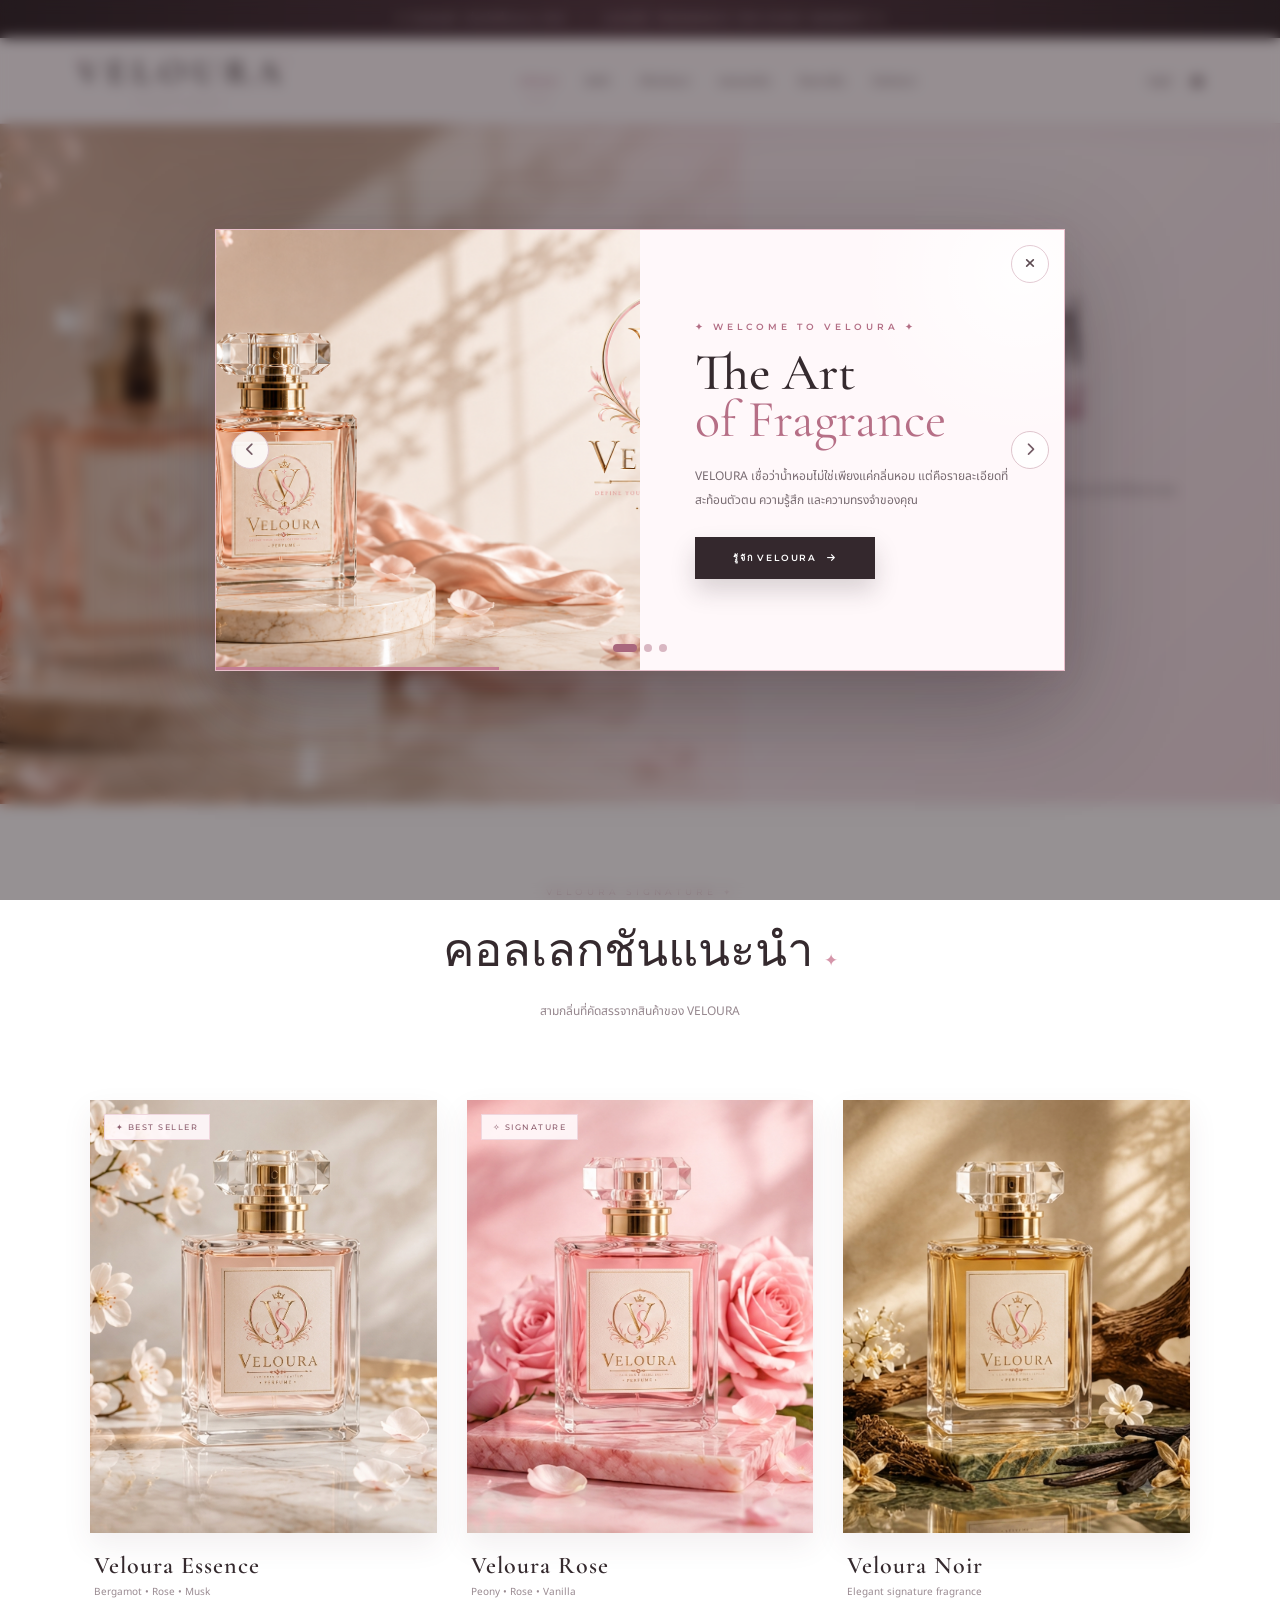
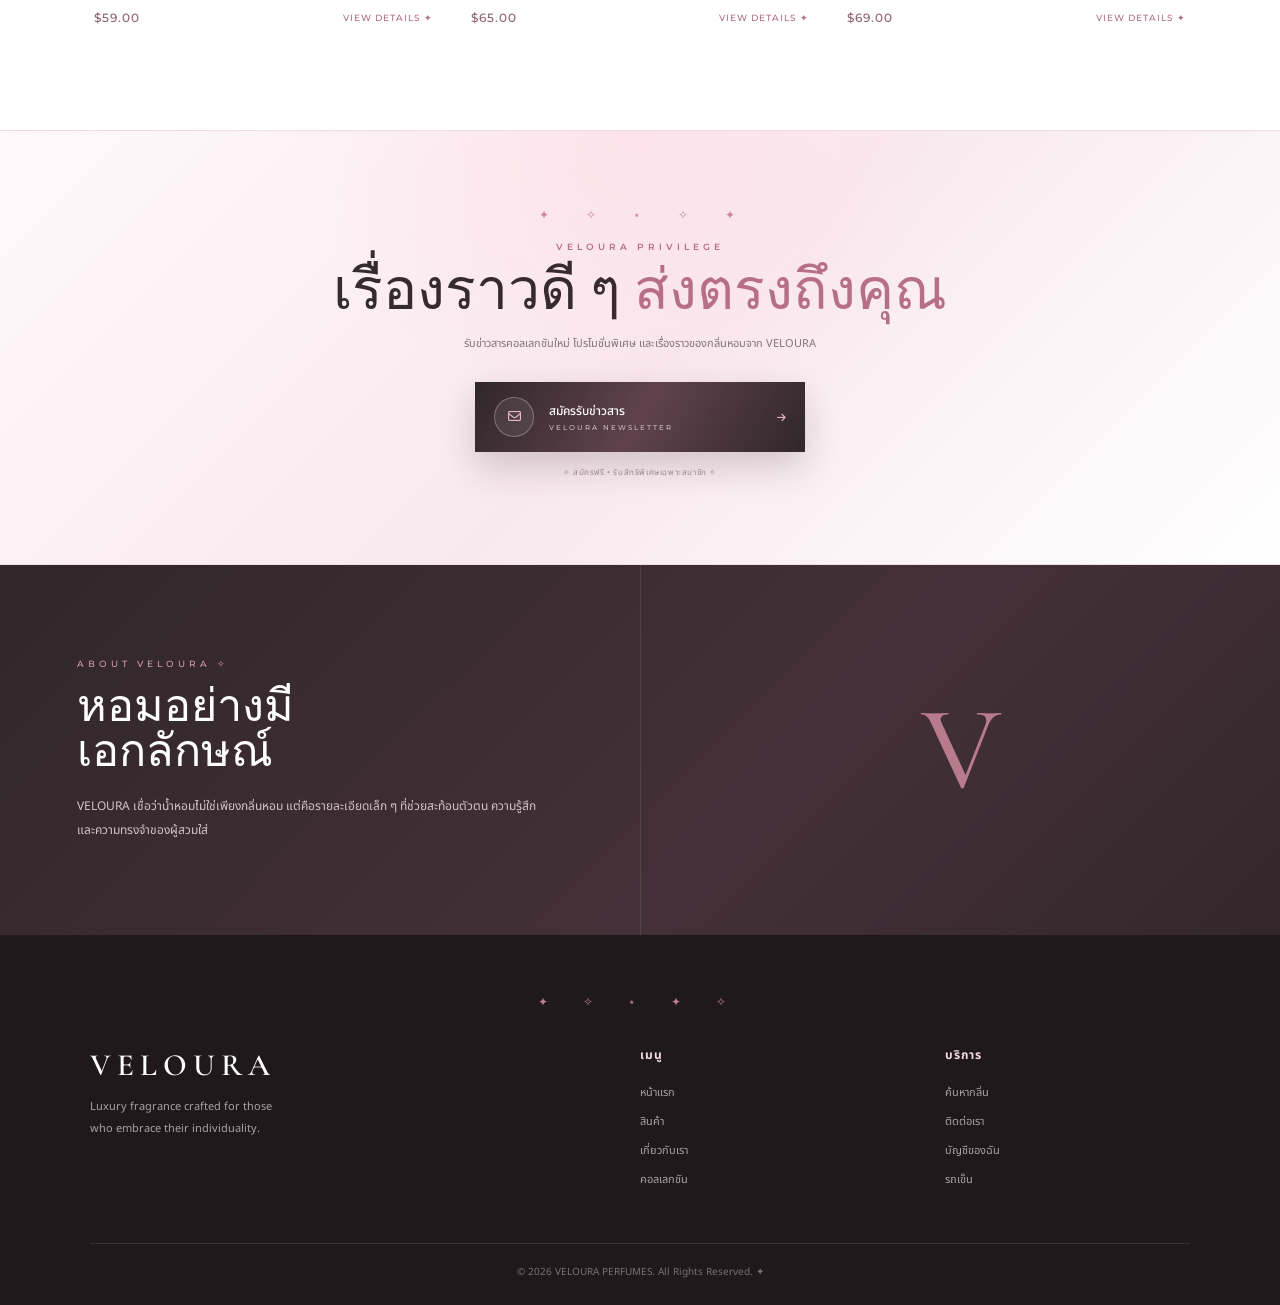
<file: index.html>
<!DOCTYPE html>
<html lang="th">

<head>

    <!-- =====================================================
         META
    ====================================================== -->

    <meta charset="UTF-8">

    <meta name="viewport"
          content="width=device-width, initial-scale=1.0">

    <title>Veloura Perfumes | Luxury Fragrance</title>


    <!-- =====================================================
         GOOGLE FONTS
    ====================================================== -->

    <link rel="preconnect"
          href="https://fonts.googleapis.com">

    <link rel="preconnect"
          href="https://fonts.gstatic.com"
          crossorigin>

    <link href="https://fonts.googleapis.com/css2?family=Cormorant+Garamond:wght@400;500;600;700&family=Montserrat:wght@300;400;500;600&family=Noto+Sans+Thai:wght@300;400;500;600&display=swap"
          rel="stylesheet">


    <!-- =====================================================
         FONT AWESOME
    ====================================================== -->

    <link rel="stylesheet"
          href="https://cdnjs.cloudflare.com/ajax/libs/font-awesome/6.5.2/css/all.min.css">


    <!-- =====================================================
         CSS
    ====================================================== -->

    <style>

        /* =====================================================
           RESET
        ====================================================== */

        * {
            margin: 0;
            padding: 0;
            box-sizing: border-box;
        }

        html {
            scroll-behavior: smooth;
        }

        body {
            font-family:
                "Noto Sans Thai",
                "Montserrat",
                sans-serif;

            background: #fff9fb;
            color: #30272a;
            overflow-x: hidden;
        }

        a {
            text-decoration: none;
            color: inherit;
        }


        /* =====================================================
           FLOATING SPARKLES
        ====================================================== */

        .sparkles {
            position: fixed;
            inset: 0;

            pointer-events: none;
            z-index: 9999;

            overflow: hidden;
        }

        .sparkles span {
            position: absolute;

            color: #d89caf;
            opacity: 0;

            animation:
                twinkle 3.8s ease-in-out infinite;
        }

        .sparkles span:nth-child(1) {
            left: 5%;
            top: 18%;
            font-size: 16px;
            animation-delay: .2s;
        }

        .sparkles span:nth-child(2) {
            left: 15%;
            top: 72%;
            font-size: 10px;
            animation-delay: 1.4s;
        }

        .sparkles span:nth-child(3) {
            left: 27%;
            top: 31%;
            font-size: 13px;
            animation-delay: 2s;
        }

        .sparkles span:nth-child(4) {
            left: 41%;
            top: 83%;
            font-size: 18px;
            animation-delay: .8s;
        }

        .sparkles span:nth-child(5) {
            left: 56%;
            top: 20%;
            font-size: 11px;
            animation-delay: 2.7s;
        }

        .sparkles span:nth-child(6) {
            left: 69%;
            top: 68%;
            font-size: 16px;
            animation-delay: 1.1s;
        }

        .sparkles span:nth-child(7) {
            left: 81%;
            top: 27%;
            font-size: 12px;
            animation-delay: 2.4s;
        }

        .sparkles span:nth-child(8) {
            left: 94%;
            top: 78%;
            font-size: 17px;
            animation-delay: .5s;
        }

        @keyframes twinkle {

            0%,
            100% {
                opacity: 0;
                transform: scale(.4) rotate(0);
            }

            35%,
            65% {
                opacity: .75;
                transform: scale(1.1) rotate(25deg);
            }

        }


        /* =====================================================
           TOP BAR
        ====================================================== */

        .top-bar {
            min-height: 38px;

            background:
                linear-gradient(
                    90deg,
                    #251b1f,
                    #4a3039,
                    #251b1f
                );

            color: #fff1f5;

            display: flex;
            align-items: center;
            justify-content: center;

            font-size: 10px;
            letter-spacing: 2px;

            position: relative;
            overflow: hidden;

            text-align: center;
            padding: 5px;
        }


        /* =====================================================
           NAVBAR
        ====================================================== */

        nav {
            min-height: 86px;

            background: rgba(255, 250, 252, .94);

            backdrop-filter: blur(16px);

            display: flex;
            align-items: center;
            justify-content: space-between;

            padding: 0 6%;

            border-bottom: 1px solid #efdde3;

            position: sticky;
            top: 0;

            z-index: 1000;

            box-shadow:
                0 8px 30px rgba(109, 66, 81, .06);
        }


        /* LOGO */

        .logo {
            text-align: center;
            line-height: 1;

            color: #30272a;

            min-width: 190px;

            position: relative;
        }

        .logo:before,
        .logo:after {
            content: "✦";

            position: absolute;

            color: #d28da2;
            font-size: 10px;
            top: 3px;
        }

        .logo:before {
            left: 0;
        }

        .logo:after {
            right: 0;
        }

        .logo-main {
            display: block;

            font-family:
                "Cormorant Garamond",
                serif;

            font-size: 35px;
            font-weight: 600;

            letter-spacing: 7px;
        }

        .logo-sub {
            display: block;

            font-family: "Montserrat", sans-serif;

            font-size: 8px;
            letter-spacing: 6px;

            margin-top: 8px;

            color: #b37c91;
        }


        /* NAV LINKS */

        .nav-links {
            display: flex;
            align-items: center;

            gap: 27px;
        }

        .nav-links a,
        .nav-right a {
            font-size: 12px;
            color: #62545a;

            transition: .3s;

            position: relative;
        }

        .nav-links a:after {
            content: "";

            position: absolute;

            left: 50%;
            bottom: -10px;

            width: 0;
            height: 1px;

            background: #c9879c;

            transition: .3s;

            transform: translateX(-50%);
        }

        .nav-links a:hover,
        .nav-links a.active,
        .nav-right a:hover {
            color: #b36e85;
        }

        .nav-links a:hover:after,
        .nav-links a.active:after {
            width: 70%;
        }


        /* RIGHT NAV */

        .nav-right {
            display: flex;
            align-items: center;

            gap: 20px;
        }


        /* CART */

        .cart {
            position: relative;
        }

        .cart-count {
            position: absolute;

            top: -10px;
            right: -13px;

            width: 18px;
            height: 18px;

            border-radius: 50%;

            background:
                linear-gradient(
                    135deg,
                    #d996aa,
                    #b96f89
                );

            color: #fff;

            font: 10px "Montserrat";

            display: none;

            align-items: center;
            justify-content: center;

            box-shadow:
                0 4px 10px rgba(185, 111, 137, .3);
        }


        /* =====================================================
           HERO
        ====================================================== */

        .hero {
            min-height: 680px;

            position: relative;

            display: grid;

            grid-template-columns: 58% 42%;

            overflow: hidden;

            background:
                linear-gradient(
                    135deg,
                    #f5e4e8,
                    #f8eef1 55%,
                    #f0dce2
                );
        }

        .hero-image {
            position: relative;

            min-height: 680px;

            overflow: hidden;
        }

        .hero-image:after {
            content: "";

            position: absolute;
            inset: 0;

            background:
                linear-gradient(
                    90deg,
                    transparent 55%,
                    rgba(246, 226, 232, .82)
                );
        }

        .hero-image img {
            width: 100%;
            height: 100%;

            object-fit: cover;

            display: block;

            transition: transform 1.2s ease;
        }

        .hero:hover .hero-image img {
            transform: scale(1.025);
        }

        .hero-content {
            display: flex;
            flex-direction: column;
            justify-content: center;

            padding: 70px 10%;
        }

        .eyebrow {
            font:
                500 10px
                "Montserrat";

            letter-spacing: 4px;

            color: #b36e85;

            margin-bottom: 20px;
        }

        .hero h1 {
            font:
                500 clamp(50px, 5vw, 78px) / .88
                "Cormorant Garamond",
                serif;

            color: #33282c;

            margin-bottom: 20px;
        }

        .hero h1 em {
            font-weight: 400;
            color: #b66f86;
        }

        .hero-line {
            width: 80px;
            height: 2px;

            background:
                linear-gradient(
                    90deg,
                    #c7859a,
                    #eed2da
                );

            margin: 5px 0 22px;
        }

        .hero-description {
            font-size: 13px;
            line-height: 2;

            color: #786b71;

            max-width: 390px;

            margin-bottom: 32px;
        }

        .shop-button {
            display: inline-flex;

            align-items: center;
            justify-content: center;

            width: 200px;

            padding: 15px 20px;

            background:
                linear-gradient(
                    135deg,
                    #30272a,
                    #50353e
                );

            color: #fff;

            font:
                500 10px
                "Montserrat";

            letter-spacing: 2px;

            transition: .35s;

            box-shadow:
                0 12px 28px rgba(63, 42, 50, .16);
        }

        .shop-button i {
            margin-left: 12px;
            font-size: 9px;
        }

        .shop-button:hover {
            background:
                linear-gradient(
                    135deg,
                    #c47e94,
                    #a96178
                );

            transform: translateY(-4px);

            box-shadow:
                0 15px 30px rgba(169, 97, 120, .25);
        }

        .hero-note {
            margin-top: 25px;

            font-size: 9px;

            letter-spacing: 1.5px;

            color: #9b858d;
        }


        /* =====================================================
           INTRO
        ====================================================== */

        .intro {
            text-align: center;

            padding: 82px 20px 52px;

            background: #fff;
        }

        .intro-kicker {
            font:
                500 9px
                "Montserrat";

            letter-spacing: 4px;

            color: #bd7d91;

            margin-bottom: 15px;
        }

        .intro h2 {
            font:
                500 47px
                "Cormorant Garamond",
                serif;

            color: #352a2e;

            margin-bottom: 13px;
        }

        .intro h2:after {
            content: "  ✦";

            color: #d596aa;

            font-size: 17px;
        }

        .intro p {
            font-size: 12px;

            color: #95868d;

            line-height: 1.9;
        }


        /* =====================================================
           PRODUCTS
        ====================================================== */

        .collection {
            background: #fff;

            padding: 25px 7% 100px;
        }

        .products {
            display: grid;

            grid-template-columns:
                repeat(3, 1fr);

            gap: 30px;

            max-width: 1120px;

            margin: auto;
        }

        .product {
            display: block;

            position: relative;

            transition: .35s;

            padding-bottom: 5px;
        }

        .product:hover {
            transform: translateY(-7px);
        }

        .product-image {
            aspect-ratio: 4 / 5;

            background: #f7eef1;

            overflow: hidden;

            position: relative;

            box-shadow:
                0 12px 28px
                rgba(95, 57, 70, .08);
        }

        .product-image img {
            width: 100%;
            height: 100%;

            display: block;

            object-fit: cover;

            transition:
                transform .7s ease;
        }

        .product:hover
        .product-image img {
            transform: scale(1.065);
        }

        .product-tag {
            position: absolute;

            top: 14px;
            left: 14px;

            background:
                rgba(255, 248, 250, .92);

            padding: 7px 11px;

            font:
                500 8px
                "Montserrat";

            letter-spacing: 1.5px;

            color: #8c5d6d;

            z-index: 4;

            border:
                1px solid #f0d6de;
        }

        .product-info {
            padding: 18px 4px 0;
        }

        .product-info h3 {
            font:
                600 24px
                "Cormorant Garamond",
                serif;

            letter-spacing: 1px;

            color: #352a2e;

            margin-bottom: 4px;
        }

        .product-info p {
            font-size: 10px;

            color: #998a91;

            margin-bottom: 10px;

            white-space: nowrap;

            overflow: hidden;

            text-overflow: ellipsis;
        }

        .product-bottom {
            display: flex;

            justify-content: space-between;
            align-items: center;
        }

        .product-price {
            font:
                500 12px
                "Montserrat";

            letter-spacing: 1px;

            color: #8e6070;
        }

        .view-product {
            font:
                500 9px
                "Montserrat";

            letter-spacing: 1px;

            color: #b16d83;
        }


        /* =====================================================
           NEWSLETTER
        ====================================================== */

        .newsletter-cta-section {
            position: relative;

            overflow: hidden;

            padding: 75px 20px 85px;

            background:
                radial-gradient(
                    circle at 50% 0%,
                    rgba(255, 220, 230, .65),
                    transparent 42%
                ),
                linear-gradient(
                    135deg,
                    #fff8fa,
                    #f8e9ee 52%,
                    #fff
                );

            border-top:
                1px solid #f1dce3;

            border-bottom:
                1px solid #f1dce3;

            text-align: center;
        }

        .newsletter-cta-decoration {
            color: #c9859a;

            font-size: 12px;

            letter-spacing: 7px;

            margin-bottom: 17px;
        }

        .newsletter-cta-content {
            position: relative;

            z-index: 2;

            max-width: 620px;

            margin: auto;
        }

        .newsletter-cta-kicker {
            font:
                600 9px
                "Montserrat";

            letter-spacing: 4px;

            color: #b36e85;

            margin-bottom: 12px;
        }

        .newsletter-cta-content h2 {
            font:
                500 clamp(40px, 5vw, 57px) / .95
                "Cormorant Garamond",
                serif;

            color: #352a2e;

            margin-bottom: 14px;
        }

        .newsletter-cta-content h2 em {
            color: #b66f86;

            font-style: normal;

            font-weight: 400;
        }

        .newsletter-cta-content p {
            max-width: 470px;

            margin: 0 auto 27px;

            color: #83747b;

            font-size: 11px;

            line-height: 2;
        }

        .newsletter-main-button {
            position: relative;

            display: inline-flex;

            align-items: center;

            gap: 15px;

            min-width: 330px;

            padding: 15px 19px;

            text-align: left;

            background:
                linear-gradient(
                    120deg,
                    #30272a,
                    #60424d,
                    #30272a
                );

            color: #fff;

            box-shadow:
                0 15px 35px
                rgba(62, 40, 49, .2);

            transition: .4s;
        }

        .newsletter-main-button:hover {
            transform: translateY(-4px);
        }

        .button-icon {
            width: 40px;
            height: 40px;

            display: flex;

            align-items: center;
            justify-content: center;

            border:
                1px solid
                rgba(255, 255, 255, .28);

            background:
                rgba(255, 255, 255, .08);

            border-radius: 50%;

            color: #e8b6c5;

            font-size: 13px;

            flex: none;
        }

        .newsletter-main-button strong {
            display: block;

            font:
                500 12px
                "Noto Sans Thai",
                "Montserrat",
                sans-serif;
        }

        .newsletter-main-button small {
            display: block;

            margin-top: 3px;

            color: #cdbdc3;

            font:
                500 7px
                "Montserrat";

            letter-spacing: 2px;
        }

        .button-arrow {
            margin-left: auto;

            color: #e3aebe;

            font-size: 10px;
        }

        .newsletter-cta-note {
            margin-top: 15px;

            color: #a48d96;

            font-size: 8px;

            letter-spacing: .6px;
        }


        /* =====================================================
           STORY
        ====================================================== */

        .story {
            background:
                linear-gradient(
                    135deg,
                    #30272a,
                    #443038 60%,
                    #33272c
                );

            color: #fff;

            display: grid;

            grid-template-columns:
                1fr 1fr;

            min-height: 370px;
        }

        .story-content {
            padding: 75px 12%;

            display: flex;

            flex-direction: column;

            justify-content: center;
        }

        .story-kicker {
            font:
                500 9px
                "Montserrat";

            letter-spacing: 4px;

            color: #d59aac;

            margin-bottom: 15px;
        }

        .story h2 {
            font:
                500 45px / 1
                "Cormorant Garamond",
                serif;

            margin-bottom: 20px;
        }

        .story p {
            font-size: 12px;

            line-height: 2;

            color: #d4c5ca;

            max-width: 460px;
        }

        .story-mark {
            display: flex;

            align-items: center;
            justify-content: center;

            font:
                500 120px
                "Cormorant Garamond";

            color: #b87b8e;

            border-left:
                1px solid
                rgba(255, 255, 255, .09);
        }


        /* =====================================================
           FOOTER
        ====================================================== */

        footer {
            background: #20191c;

            color: #fff;

            padding: 58px 7% 25px;
        }

        footer:before {
            content: "✦  ✧  ⋆  ✦  ✧";

            display: block;

            text-align: center;

            color: #bd8093;

            letter-spacing: 16px;

            font-size: 12px;

            margin-bottom: 35px;
        }

        .footer-container {
            display: grid;

            grid-template-columns:
                2fr 1fr 1fr;

            gap: 60px;

            max-width: 1120px;

            margin: auto;
        }

        .footer-logo {
            font:
                600 31px
                "Cormorant Garamond";

            letter-spacing: 6px;

            margin-bottom: 12px;
        }

        footer p,
        footer a {
            font-size: 11px;

            line-height: 2;

            color: #aaa0a4;
        }

        footer h3 {
            font-size: 12px;

            letter-spacing: 1px;

            margin-bottom: 18px;

            color: #f0dbe2;
        }

        footer a {
            display: block;

            margin-bottom: 7px;

            transition: .2s;
        }

        footer a:hover {
            color: #e0a1b3;

            transform: translateX(3px);
        }

        .copyright {
            text-align: center;

            border-top:
                1px solid #3b3034;

            margin-top: 45px;

            padding-top: 20px;

            color: #777075;

            font-size: 10px;
        }


        /* =====================================================
           ADVERTISEMENT POPUP
        ====================================================== */

        .veloura-ad-overlay {
            position: fixed;

            inset: 0;

            z-index: 20000;

            display: flex;

            align-items: center;
            justify-content: center;

            padding: 20px;

            background:
                rgba(36, 25, 30, .48);

            backdrop-filter: blur(7px);

            animation:
                adOverlayIn .35s ease;
        }

        .veloura-ad-box {
            width: min(850px, 100%);

            min-height: 440px;

            position: relative;

            overflow: hidden;

            background: #fff8fa;

            border:
                1px solid
                rgba(213, 145, 164, .55);

            box-shadow:
                0 35px 100px
                rgba(30, 20, 25, .35),

                0 5px 20px
                rgba(120, 70, 90, .12);

            animation:
                adBoxIn .45s ease;
        }

        .veloura-ad-slider {
            width: 100%;

            height: 100%;

            min-height: 440px;

            position: relative;
        }

        .veloura-ad-slide {
            position: absolute;

            inset: 0;

            display: grid;

            grid-template-columns:
                1fr 1fr;

            opacity: 0;

            visibility: hidden;

            transform:
                translateX(20px);

            transition:
                opacity .45s ease,
                transform .45s ease,
                visibility .45s ease;
        }

        .veloura-ad-slide.active {
            opacity: 1;

            visibility: visible;

            transform:
                translateX(0);
        }


        /* =====================================================
           CLOSE BUTTON
        ====================================================== */

        .veloura-ad-close {
            position: absolute;

            z-index: 20;

            top: 15px;
            right: 15px;

            width: 38px;
            height: 38px;

            border-radius: 50%;

            border:
                1px solid #e4cbd4;

            background:
                rgba(255, 255, 255, .88);

            color: #5c4b52;

            cursor: pointer;

            transition: .3s;

            display: flex;

            align-items: center;
            justify-content: center;
        }

        .veloura-ad-close:hover {
            background: #35282d;

            color: #fff;

            transform: rotate(90deg);
        }


        /* =====================================================
           AD 1
        ====================================================== */

        .ad-store-image {
            position: relative;

            min-height: 440px;

            overflow: hidden;

            background:
                linear-gradient(
                    135deg,
                    #e7c3cd,
                    #f7e7ec
                );
        }

        .ad-store-image img {
            width: 100%;
            height: 100%;

            object-fit: cover;

            display: block;

            transition: 1s;
        }

        .veloura-ad-slide.active
        .ad-store-image img {
            transform: scale(1.04);
        }

        .ad-content {
            padding: 65px 55px;

            display: flex;

            flex-direction: column;

            justify-content: center;

            background:
                radial-gradient(
                    circle at 90% 10%,
                    rgba(255, 255, 255, .9),
                    transparent 30%
                ),
                #fff8fa;
        }

        .ad-kicker {
            font:
                600 9px
                "Montserrat";

            letter-spacing: 4px;

            color: #b36e85;

            margin-bottom: 18px;
        }

        .ad-content h2 {
            font:
                500 52px / .9
                "Cormorant Garamond",
                serif;

            color: #352a2e;

            margin-bottom: 20px;
        }

        .ad-content h2 em {
            color: #b66f86;

            font-style: normal;

            font-weight: 400;
        }

        .ad-content p {
            font-size: 12px;

            line-height: 2;

            color: #786b71;

            max-width: 340px;

            margin-bottom: 25px;
        }

        .ad-button {
            display: inline-flex;

            align-items: center;
            justify-content: center;

            gap: 10px;

            width: max-content;

            min-width: 180px;

            padding: 14px 20px;

            background: #34282d;

            color: #fff;

            font:
                600 9px
                "Montserrat";

            letter-spacing: 1.8px;

            transition: .3s;

            box-shadow:
                0 12px 25px
                rgba(52, 40, 45, .18);
        }

        .ad-button:hover {
            background: #a9667d;

            transform:
                translateY(-3px);
        }


        /* =====================================================
           AD 2 - PROMOTION
        ====================================================== */

        .ad-promotion {
            background:
                radial-gradient(
                    circle at 50% 20%,
                    rgba(255, 255, 255, .25),
                    transparent 25%
                ),
                linear-gradient(
                    135deg,
                    #38282f,
                    #62404d
                );

            color: #fff;

            display: flex;

            align-items: center;
            justify-content: center;

            text-align: center;

            position: relative;

            overflow: hidden;
        }

        .ad-promotion:before {
            content: "✦  ✧  ⋆  ✦  ✧";

            position: absolute;

            top: 45px;
            left: 50%;

            transform:
                translateX(-50%);

            color: #e1aabd;

            letter-spacing: 12px;

            font-size: 13px;

            opacity: .8;
        }

        .ad-promotion-content {
            position: relative;

            z-index: 2;

            padding: 50px 30px;
        }

        .ad-promotion .ad-kicker {
            color: #e5b4c2;

            margin-bottom: 12px;
        }

        .ad-promotion h2 {
            color: #fff;

            font:
                500 60px / .9
                "Cormorant Garamond",
                serif;

            margin-bottom: 10px;
        }

        .ad-promotion h2 em {
            color: #e6afc0;
        }

        .promo-big {
            font:
                600 25px
                "Montserrat";

            letter-spacing: 2px;

            color: #fff;

            margin-bottom: 12px;
        }

        .promo-detail {
            color: #d8c6cd;

            font-size: 11px;

            line-height: 2;

            margin:
                0 auto 25px;

            max-width: 440px;
        }

        .promo-code {
            display: inline-block;

            padding: 9px 20px;

            border:
                1px solid
                rgba(232, 185, 199, .55);

            color: #f0c8d4;

            font:
                600 10px
                "Montserrat";

            letter-spacing: 2px;

            margin-bottom: 25px;
        }

        .ad-promotion .ad-button {
            background: #f0c7d3;

            color: #3b2b31;

            margin: auto;
        }

        .ad-promotion
        .ad-button:hover {
            background: #fff;
        }


        /* =====================================================
           AD 3 - NEW PRODUCT
        ====================================================== */

        .ad-new-product {
            display: grid;

            grid-template-columns:
                45% 55%;

            background: #fff8fa;
        }

        .ad-new-image {
            position: relative;

            min-height: 440px;

            overflow: hidden;

            background: #f3e1e7;
        }

        .ad-new-image img {
            width: 100%;
            height: 100%;

            object-fit: cover;

            display: block;

            transition: 1s;
        }

        .veloura-ad-slide.active
        .ad-new-image img {
            transform: scale(1.035);
        }

        .new-label {
            position: absolute;

            top: 22px;
            left: 22px;

            z-index: 4;

            padding: 8px 12px;

            background:
                rgba(255, 248, 250, .94);

            border:
                1px solid #e5c9d2;

            color: #9a6174;

            font:
                600 8px
                "Montserrat";

            letter-spacing: 1.7px;
        }

        .ad-new-content {
            padding: 55px 48px;

            display: flex;

            flex-direction: column;

            justify-content: center;
        }

        .ad-new-content h2 {
            font:
                500 48px / .95
                "Cormorant Garamond",
                serif;

            margin-bottom: 10px;
        }

        .ad-new-content h2 em {
            color: #b66f86;

            font-style: normal;

            font-weight: 400;
        }

        .ad-new-name {
            font:
                600 27px
                "Cormorant Garamond",
                serif;

            color: #b16d83;

            margin-bottom: 10px;
        }

        .ad-new-description {
            color: #796c72;

            font-size: 11px;

            line-height: 1.9;

            margin-bottom: 17px;

            display: -webkit-box;

            -webkit-line-clamp: 3;

            -webkit-box-orient: vertical;

            overflow: hidden;
        }

        .ad-new-price {
            font:
                600 14px
                "Montserrat";

            color: #8e6070;

            letter-spacing: 1px;

            margin-bottom: 22px;
        }


        /* =====================================================
           AD CONTROLS
        ====================================================== */

        .ad-controls {
            position: absolute;

            left: 50%;
            bottom: 18px;

            transform:
                translateX(-50%);

            z-index: 30;

            display: flex;

            align-items: center;

            gap: 7px;
        }

        .ad-dot {
            width: 8px;
            height: 8px;

            border-radius: 50%;

            border: 0;

            background: #d9b7c2;

            cursor: pointer;

            transition: .3s;

            padding: 0;
        }

        .ad-dot.active {
            width: 24px;

            border-radius: 10px;

            background: #a9677d;
        }


        /* =====================================================
           AD ARROWS
        ====================================================== */

        .ad-arrow {
            position: absolute;

            top: 50%;

            transform:
                translateY(-50%);

            z-index: 25;

            width: 38px;
            height: 38px;

            border-radius: 50%;

            border:
                1px solid #dfc5cd;

            background:
                rgba(255, 255, 255, .85);

            color: #725963;

            cursor: pointer;

            transition: .3s;

            display: flex;

            align-items: center;
            justify-content: center;
        }

        .ad-arrow:hover {
            background: #35282d;

            color: #fff;
        }

        .ad-prev {
            left: 15px;
        }

        .ad-next {
            right: 15px;
        }


        /* =====================================================
           PROGRESS BAR
        ====================================================== */

        .ad-progress {
            position: absolute;

            left: 0;
            bottom: 0;

            height: 3px;

            width: 33.333%;

            background: #c37d93;

            z-index: 40;

            transition:
                width .3s ease;
        }


        /* =====================================================
           ANIMATION
        ====================================================== */

        @keyframes adOverlayIn {

            from {
                opacity: 0;
            }

            to {
                opacity: 1;
            }

        }

        @keyframes adBoxIn {

            from {
                opacity: 0;

                transform:
                    translateY(25px)
                    scale(.96);
            }

            to {
                opacity: 1;

                transform:
                    translateY(0)
                    scale(1);
            }

        }


        /* =====================================================
           RESPONSIVE
        ====================================================== */

        @media (max-width: 1000px) {

            nav {
                padding: 0 3%;
            }

            .nav-links {
                gap: 15px;
            }

            .logo {
                min-width: auto;
            }

            .products {
                max-width: 750px;
            }

            .story-content {
                padding: 60px 8%;
            }

        }


        @media (max-width: 800px) {

            nav {
                height: auto;

                padding: 18px 20px;

                flex-wrap: wrap;

                gap: 16px;

                justify-content: center;
            }

            .logo {
                order: -1;

                width: 100%;
            }

            .nav-links {
                flex-wrap: wrap;

                justify-content: center;

                gap: 14px;
            }

            .nav-right {
                position: static;
            }

            .hero {
                grid-template-columns: 1fr;
            }

            .hero-image {
                min-height: 430px;
            }

            .hero-content {
                min-height: 500px;

                align-items: center;

                text-align: center;

                padding: 60px 25px;
            }

            .hero-line {
                margin-left: auto;
                margin-right: auto;
            }

            .hero-description {
                max-width: 430px;
            }

            .products {
                grid-template-columns:
                    repeat(2, 1fr);

                gap: 22px;
            }

            .story {
                grid-template-columns: 1fr;
            }

            .story-mark {
                display: none;
            }

            .veloura-ad-slide {
                grid-template-columns: 1fr;

                overflow-y: auto;
            }

            .ad-store-image,
            .ad-new-image {
                min-height: 220px;
                height: 220px;
            }

            .ad-content,
            .ad-new-content {
                padding: 30px 28px 65px;

                min-height: 280px;
            }

            .ad-promotion {
                min-height: 500px;
            }

            .ad-new-product {
                grid-template-columns: 1fr;
            }

        }


        @media (max-width: 550px) {

            .top-bar {
                font-size: 8px;

                letter-spacing: 1px;

                text-align: center;
            }

            .hero-image {
                min-height: 330px;
            }

            .hero h1 {
                font-size: 50px;
            }

            .intro h2 {
                font-size: 38px;
            }

            .collection {
                padding-left: 20px;
                padding-right: 20px;
            }

            .products {
                grid-template-columns: 1fr;

                max-width: 360px;
            }

            .footer-container {
                grid-template-columns: 1fr;

                gap: 30px;
            }

            .veloura-ad-overlay {
                padding: 12px;
            }

            .veloura-ad-box,
            .veloura-ad-slider {
                min-height: 540px;
            }

            .ad-promotion {
                min-height: 540px;
            }

            .ad-promotion h2 {
                font-size: 43px;
            }

            .ad-content h2,
            .ad-new-content h2 {
                font-size: 40px;
            }

            .newsletter-main-button {
                min-width: 280px;
            }

        }

    </style>

</head>


<body>


    <!-- =====================================================
         POPUP ADVERTISEMENT
    ====================================================== -->

    <div class="veloura-ad-overlay"
         id="velouraAd"
         role="dialog"
         aria-modal="true"
         aria-label="Veloura Advertisement">

        <div class="veloura-ad-box">


            <!-- CLOSE -->

            <button type="button"
                    class="veloura-ad-close"
                    id="closeVelouraAd"
                    aria-label="ปิดโฆษณา">

                <i class="fa-solid fa-xmark"></i>

            </button>


            <!-- SLIDER -->

            <div class="veloura-ad-slider">


                <!-- =================================================
                     SLIDE 1 : ABOUT VELOURA
                ================================================== -->

                <div class="veloura-ad-slide active">

                    <div class="ad-store-image">

                        <img src="images/perfume-hero.jpg"
                             alt="Veloura Perfumes">

                    </div>


                    <div class="ad-content">

                        <div class="ad-kicker">
                            ✦ WELCOME TO VELOURA ✦
                        </div>

                        <h2>
                            The Art<br>
                            <em>of Fragrance</em>
                        </h2>

                        <p>
                            VELOURA เชื่อว่าน้ำหอมไม่ใช่เพียงแค่กลิ่นหอม
                            แต่คือรายละเอียดที่สะท้อนตัวตน
                            ความรู้สึก และความทรงจำของคุณ
                        </p>

                        <a href="about.html"
                           class="ad-button">

                            รู้จัก VELOURA

                            <i class="fa-solid fa-arrow-right"></i>

                        </a>

                    </div>

                </div>


                <!-- =================================================
                     SLIDE 2 : PROMOTION
                ================================================== -->

                <div class="veloura-ad-slide">

                    <div class="ad-promotion">

                        <div class="ad-promotion-content">

                            <div class="ad-kicker">
                                ✦ VELOURA SPECIAL OFFER ✦
                            </div>

                            <h2>
                                Special<br>
                                <em>Privilege</em>
                            </h2>

                            <div class="promo-big">
                                FREE SHIPPING
                            </div>

                            <p class="promo-detail">
                                จัดส่งฟรีสำหรับทุกคำสั่งซื้อ
                                เมื่อมียอดสั่งซื้อครบ $50
                                พร้อมพบกับคอลเลกชันและสิทธิพิเศษ
                                จาก VELOURA
                            </p>

                            <div class="promo-code">
                                ✦ ORDER $50+ • FREE SHIPPING ✦
                            </div>

                            <br>

                            <a href="products.html"
                               class="ad-button">

                                ช้อปสินค้า

                                <i class="fa-solid fa-arrow-right"></i>

                            </a>

                        </div>

                    </div>

                </div>


                <!-- =================================================
                     SLIDE 3 : NEW PRODUCT
                     ใช้ images/perfume5.jpg
                ================================================== -->

                <div class="veloura-ad-slide">

                    <div class="ad-new-product">


                        <!-- PRODUCT IMAGE -->

                        <div class="ad-new-image">

                            <div class="new-label">
                                ✦ NEW ARRIVAL
                            </div>

                            <img src="images/perfume5.jpg"
                                 alt="Veloura New Scent"
                                 onerror="this.src='images/perfume-hero.jpg';">

                        </div>


                        <!-- PRODUCT INFORMATION -->

                        <div class="ad-new-content">

                            <div class="ad-kicker">
                                VELOURA NEW COLLECTION
                            </div>

                            <h2>
                                Meet<br>
                                <em>the New Scent</em>
                            </h2>

                            <div class="ad-new-name">
                                Veloura Signature
                            </div>

                            <p class="ad-new-description">
                                ค้นพบกลิ่นใหม่จาก VELOURA
                                น้ำหอมที่ออกแบบมาเพื่อสะท้อนตัวตน
                                และเสน่ห์ในแบบของคุณ
                            </p>

                            <div class="ad-new-price">
                                $75.00
                            </div>

                            <a href="products.html"
                               class="ad-button">

                                ดูสินค้าใหม่

                                <i class="fa-solid fa-arrow-right"></i>

                            </a>

                        </div>

                    </div>

                </div>

            </div>


            <!-- =================================================
                 PREVIOUS BUTTON
            ================================================== -->

            <button type="button"
                    class="ad-arrow ad-prev"
                    id="adPrev"
                    aria-label="โฆษณาก่อนหน้า">

                <i class="fa-solid fa-chevron-left"></i>

            </button>


            <!-- =================================================
                 NEXT BUTTON
            ================================================== -->

            <button type="button"
                    class="ad-arrow ad-next"
                    id="adNext"
                    aria-label="โฆษณาถัดไป">

                <i class="fa-solid fa-chevron-right"></i>

            </button>


            <!-- =================================================
                 DOTS
            ================================================== -->

            <div class="ad-controls">

                <button type="button"
                        class="ad-dot active"
                        data-slide="0"
                        aria-label="โฆษณาที่ 1">
                </button>

                <button type="button"
                        class="ad-dot"
                        data-slide="1"
                        aria-label="โฆษณาที่ 2">
                </button>

                <button type="button"
                        class="ad-dot"
                        data-slide="2"
                        aria-label="โฆษณาที่ 3">
                </button>

            </div>


            <!-- PROGRESS -->

            <div class="ad-progress"
                 id="adProgress">
            </div>

        </div>

    </div>


    <!-- =====================================================
         FLOATING SPARKLES
    ====================================================== -->

    <div class="sparkles"
         aria-hidden="true">

        <span>✦</span>
        <span>✧</span>
        <span>⋆</span>
        <span>✦</span>
        <span>✧</span>
        <span>⋆</span>
        <span>✦</span>
        <span>✧</span>

    </div>


    <!-- =====================================================
         TOP BAR
    ====================================================== -->

    <div class="top-bar">

        ✦ จัดส่งฟรี เมื่อสั่งซื้อครบ $50
        &nbsp; • &nbsp;
        LUXURY FRAGRANCE FOR EVERY MOMENT ✦

    </div>


    <!-- =====================================================
         NAVBAR
    ====================================================== -->

    <nav>


        <!-- LOGO -->

        <a href="index.html"
           class="logo">

            <span class="logo-main">
                VELOURA
            </span>

            <span class="logo-sub">
                PERFUMES
            </span>

        </a>


        <!-- MENU -->

        <div class="nav-links">

            <a href="index.html"
               class="active">
                หน้าแรก
            </a>

            <a href="products.html">
                สินค้า
            </a>

            <a href="about.html">
                เกี่ยวกับเรา
            </a>

            <a href="collection.html">
                คอลเลกชัน
            </a>

            <a href="find-scent.html">
                ค้นหากลิ่น
            </a>

            <a href="contact.html">
                ติดต่อเรา
            </a>

        </div>


        <!-- RIGHT MENU -->

        <div class="nav-right">

            <a href="account.html">
                บัญชี
            </a>

            <a href="cart.html"
               class="cart">

                <i class="fa-solid fa-bag-shopping"></i>

                <span class="cart-count"
                      id="cartCount">
                    0
                </span>

            </a>

        </div>

    </nav>


    <!-- =====================================================
         HERO
    ====================================================== -->

    <section class="hero">


        <!-- IMAGE -->

        <div class="hero-image">

            <img src="images/perfume-hero.jpg"
                 alt="Veloura Luxury Perfume">

        </div>


        <!-- CONTENT -->

        <div class="hero-content">

            <div class="eyebrow">
                ✦ THE ART OF FRAGRANCE ✦
            </div>

            <h1>
                กลิ่นหอมที่<br>
                <em>เป็นตัวคุณ</em>
            </h1>

            <div class="hero-line"></div>

            <p class="hero-description">

                ค้นพบเสน่ห์ของน้ำหอมที่คัดสรรอย่างพิถีพิถัน
                ให้ทุกกลิ่นบอกเล่าเรื่องราวและสะท้อนตัวตนของคุณ

            </p>

            <a href="products.html"
               class="shop-button">

                เลือกซื้อน้ำหอม

                <i class="fa-solid fa-arrow-right"></i>

            </a>

            <div class="hero-note">

                ✧ EAU DE PARFUM • SIGNATURE COLLECTION ✧

            </div>

        </div>

    </section>


    <!-- =====================================================
         INTRO
    ====================================================== -->

    <section class="intro">

        <div class="intro-kicker">
            VELOURA SIGNATURE ✦
        </div>

        <h2>
            คอลเลกชันแนะนำ
        </h2>

        <p>
            สามกลิ่นที่คัดสรรจากสินค้าของ VELOURA
        </p>

    </section>


    <!-- =====================================================
         PRODUCTS
    ====================================================== -->

    <section class="collection">

        <div class="products">


            <!-- PRODUCT 1 -->

            <a href="products.html"
               class="product">

                <div class="product-image">

                    <div class="product-tag">
                        ✦ BEST SELLER
                    </div>

                    <img src="images/perfume1.jpg"
                         alt="Veloura Essence"
                         onerror="this.src='images/perfume-hero.jpg';">

                </div>

                <div class="product-info">

                    <h3>
                        Veloura Essence
                    </h3>

                    <p>
                        Bergamot • Rose • Musk
                    </p>

                    <div class="product-bottom">

                        <span class="product-price">
                            $59.00
                        </span>

                        <span class="view-product">
                            VIEW DETAILS ✦
                        </span>

                    </div>

                </div>

            </a>


            <!-- PRODUCT 2 -->

            <a href="products.html"
               class="product">

                <div class="product-image">

                    <div class="product-tag">
                        ✧ SIGNATURE
                    </div>

                    <img src="images/perfume2.jpg"
                         alt="Veloura Rose"
                         onerror="this.src='images/perfume-hero.jpg';">

                </div>

                <div class="product-info">

                    <h3>
                        Veloura Rose
                    </h3>

                    <p>
                        Peony • Rose • Vanilla
                    </p>

                    <div class="product-bottom">

                        <span class="product-price">
                            $65.00
                        </span>

                        <span class="view-product">
                            VIEW DETAILS ✦
                        </span>

                    </div>

                </div>

            </a>


            <!-- PRODUCT 3 -->

            <a href="products.html"
               class="product">

                <div class="product-image">

                    <img src="images/perfume3.jpg"
                         alt="Veloura Noir"
                         onerror="this.src='images/perfume-hero.jpg';">

                </div>

                <div class="product-info">

                    <h3>
                        Veloura Noir
                    </h3>

                    <p>
                        Elegant signature fragrance
                    </p>

                    <div class="product-bottom">

                        <span class="product-price">
                            $69.00
                        </span>

                        <span class="view-product">
                            VIEW DETAILS ✦
                        </span>

                    </div>

                </div>

            </a>

        </div>

    </section>


    <!-- =====================================================
         NEWSLETTER
    ====================================================== -->

    <section class="newsletter-cta-section">


        <div class="newsletter-cta-decoration">

            ✦ &nbsp; ✧ &nbsp; ⋆ &nbsp; ✧ &nbsp; ✦

        </div>


        <div class="newsletter-cta-content">

            <div class="newsletter-cta-kicker">
                VELOURA PRIVILEGE
            </div>

            <h2>

                เรื่องราวดี ๆ
                <em>ส่งตรงถึงคุณ</em>

            </h2>

            <p>

                รับข่าวสารคอลเลกชันใหม่ โปรโมชั่นพิเศษ
                และเรื่องราวของกลิ่นหอมจาก VELOURA

            </p>

            <a href="newsletter.html"
               class="newsletter-main-button">

                <span class="button-icon">

                    <i class="fa-regular fa-envelope"></i>

                </span>

                <span>

                    <strong>
                        สมัครรับข่าวสาร
                    </strong>

                    <small>
                        VELOURA NEWSLETTER
                    </small>

                </span>

                <i class="fa-solid fa-arrow-right button-arrow"></i>

            </a>

            <div class="newsletter-cta-note">

                ✧ สมัครฟรี • รับสิทธิพิเศษเฉพาะสมาชิก ✧

            </div>

        </div>

    </section>


    <!-- =====================================================
         STORY
    ====================================================== -->

    <section class="story">


        <div class="story-content">

            <div class="story-kicker">
                ABOUT VELOURA ✧
            </div>

            <h2>

                หอมอย่างมี<br>
                เอกลักษณ์

            </h2>

            <p>

                VELOURA เชื่อว่าน้ำหอมไม่ใช่เพียงกลิ่นหอม
                แต่คือรายละเอียดเล็ก ๆ ที่ช่วยสะท้อนตัวตน
                ความรู้สึก และความทรงจำของผู้สวมใส่

            </p>

        </div>


        <div class="story-mark">
            V
        </div>

    </section>


    <!-- =====================================================
         FOOTER
    ====================================================== -->

    <footer>

        <div class="footer-container">


            <!-- BRAND -->

            <div>

                <div class="footer-logo">
                    VELOURA
                </div>

                <p>

                    Luxury fragrance crafted for those
                    <br>
                    who embrace their individuality.

                </p>

            </div>


            <!-- MENU -->

            <div>

                <h3>
                    เมนู
                </h3>

                <a href="index.html">
                    หน้าแรก
                </a>

                <a href="products.html">
                    สินค้า
                </a>

                <a href="about.html">
                    เกี่ยวกับเรา
                </a>

                <a href="collection.html">
                    คอลเลกชัน
                </a>

            </div>


            <!-- SERVICES -->

            <div>

                <h3>
                    บริการ
                </h3>

                <a href="find-scent.html">
                    ค้นหากลิ่น
                </a>

                <a href="contact.html">
                    ติดต่อเรา
                </a>

                <a href="account.html">
                    บัญชีของฉัน
                </a>

                <a href="cart.html">
                    รถเข็น
                </a>

            </div>

        </div>


        <div class="copyright">

            © 2026
            VELOURA PERFUMES.
            All Rights Reserved. ✦

        </div>

    </footer>


    <!-- =====================================================
         JAVASCRIPT
         - Cart Count
         - Advertisement Slider
         - Auto Slide
         - Close
         - ESC
         - Touch Swipe
    ====================================================== -->

    <script>

        document.addEventListener(
            "DOMContentLoaded",
            function () {


                /* =================================================
                   CART COUNT
                ================================================== */

                const cartCount =
                    document.getElementById("cartCount");

                let totalCartItems = 0;


                try {

                    const cart =
                        JSON.parse(
                            localStorage.getItem(
                                "velouraCart"
                            )
                        ) || {};


                    if (Array.isArray(cart)) {

                        cart.forEach(function (item) {

                            totalCartItems += Number(
                                item.quantity ||
                                item.qty ||
                                0
                            );

                        });

                    } else {

                        Object.values(cart).forEach(
                            function (item) {

                                if (
                                    typeof item === "object"
                                ) {

                                    totalCartItems += Number(
                                        item.quantity ||
                                        item.qty ||
                                        0
                                    );

                                } else {

                                    totalCartItems +=
                                        Number(item || 0);

                                }

                            }
                        );

                    }

                } catch (error) {

                    totalCartItems = 0;

                }


                if (totalCartItems > 0) {

                    cartCount.textContent =
                        totalCartItems;

                    cartCount.style.display =
                        "flex";

                } else {

                    cartCount.style.display =
                        "none";

                }


                /* =================================================
                   ADVERTISEMENT ELEMENTS
                ================================================== */

                const ad =
                    document.getElementById(
                        "velouraAd"
                    );

                const closeAd =
                    document.getElementById(
                        "closeVelouraAd"
                    );

                const slides =
                    document.querySelectorAll(
                        ".veloura-ad-slide"
                    );

                const dots =
                    document.querySelectorAll(
                        ".ad-dot"
                    );

                const prev =
                    document.getElementById(
                        "adPrev"
                    );

                const next =
                    document.getElementById(
                        "adNext"
                    );

                const progress =
                    document.getElementById(
                        "adProgress"
                    );


                /* =================================================
                   SLIDER VARIABLES
                ================================================== */

                let currentSlide = 0;

                let autoSlide = null;

                const slideTime = 4500;


                /* =================================================
                   SHOW SLIDE
                ================================================== */

                function showSlide(index) {

                    if (index < 0) {

                        index =
                            slides.length - 1;

                    }

                    if (
                        index >=
                        slides.length
                    ) {

                        index = 0;

                    }


                    /* Remove active */

                    slides.forEach(
                        function (slide) {

                            slide.classList.remove(
                                "active"
                            );

                        }
                    );


                    dots.forEach(
                        function (dot) {

                            dot.classList.remove(
                                "active"
                            );

                        }
                    );


                    /* Add active */

                    slides[index].classList.add(
                        "active"
                    );


                    if (dots[index]) {

                        dots[index].classList.add(
                            "active"
                        );

                    }


                    currentSlide = index;


                    /* Progress */

                    if (progress) {

                        progress.style.width =
                            (
                                (index + 1) /
                                slides.length *
                                100
                            ) + "%";

                    }

                }


                /* =================================================
                   NEXT SLIDE
                ================================================== */

                function nextSlide() {

                    showSlide(
                        currentSlide + 1
                    );

                    restartAutoSlide();

                }


                /* =================================================
                   PREVIOUS SLIDE
                ================================================== */

                function previousSlide() {

                    showSlide(
                        currentSlide - 1
                    );

                    restartAutoSlide();

                }


                /* =================================================
                   AUTO SLIDE
                ================================================== */

                function startAutoSlide() {

                    autoSlide =
                        setInterval(
                            function () {

                                showSlide(
                                    currentSlide + 1
                                );

                            },
                            slideTime
                        );

                }


                function restartAutoSlide() {

                    clearInterval(
                        autoSlide
                    );

                    startAutoSlide();

                }


                /* =================================================
                   NEXT BUTTON
                ================================================== */

                if (next) {

                    next.addEventListener(
                        "click",
                        nextSlide
                    );

                }


                /* =================================================
                   PREVIOUS BUTTON
                ================================================== */

                if (prev) {

                    prev.addEventListener(
                        "click",
                        previousSlide
                    );

                }


                /* =================================================
                   DOT BUTTONS
                ================================================== */

                dots.forEach(
                    function (dot) {

                        dot.addEventListener(
                            "click",
                            function () {

                                const index =
                                    parseInt(
                                        dot.getAttribute(
                                            "data-slide"
                                        )
                                    );

                                showSlide(index);

                                restartAutoSlide();

                            }
                        );

                    }
                );


                /* =================================================
                   CLOSE POPUP
                ================================================== */

                function hideAd() {

                    ad.style.opacity = "0";

                    ad.style.transition =
                        "opacity .25s ease";


                    setTimeout(
                        function () {

                            ad.style.display =
                                "none";

                        },
                        250
                    );


                    sessionStorage.setItem(
                        "velouraAdsClosed",
                        "1"
                    );


                    clearInterval(
                        autoSlide
                    );

                }


                if (closeAd) {

                    closeAd.addEventListener(
                        "click",
                        hideAd
                    );

                }


                /* =================================================
                   CLICK OUTSIDE POPUP
                ================================================== */

                ad.addEventListener(
                    "click",
                    function (event) {

                        if (
                            event.target === ad
                        ) {

                            hideAd();

                        }

                    }
                );


                /* =================================================
                   ESC KEY
                ================================================== */

                document.addEventListener(
                    "keydown",
                    function (event) {

                        if (
                            event.key === "Escape" &&
                            ad.style.display !== "none"
                        ) {

                            hideAd();

                        }

                    }
                );


                /* =================================================
                   TOUCH / SWIPE
                ================================================== */

                let touchStartX = 0;

                let touchEndX = 0;


                ad.addEventListener(
                    "touchstart",
                    function (event) {

                        touchStartX =
                            event.changedTouches[0]
                                .screenX;

                    },
                    {
                        passive: true
                    }
                );


                ad.addEventListener(
                    "touchend",
                    function (event) {

                        touchEndX =
                            event.changedTouches[0]
                                .screenX;


                        const distance =
                            touchStartX -
                            touchEndX;


                        if (
                            Math.abs(distance) < 50
                        ) {

                            return;

                        }


                        if (distance > 0) {

                            nextSlide();

                        } else {

                            previousSlide();

                        }

                    },
                    {
                        passive: true
                    }
                );


                /* =================================================
                   SHOW POPUP ONLY ONCE PER SESSION
                ================================================== */

                if (
                    sessionStorage.getItem(
                        "velouraAdsClosed"
                    ) === "1"
                ) {

                    ad.style.display =
                        "none";

                    return;

                }


                /* =================================================
                   START SLIDER
                ================================================== */

                showSlide(0);

                startAutoSlide();

            }

        );

    </script>


</body>

</html>
</file>
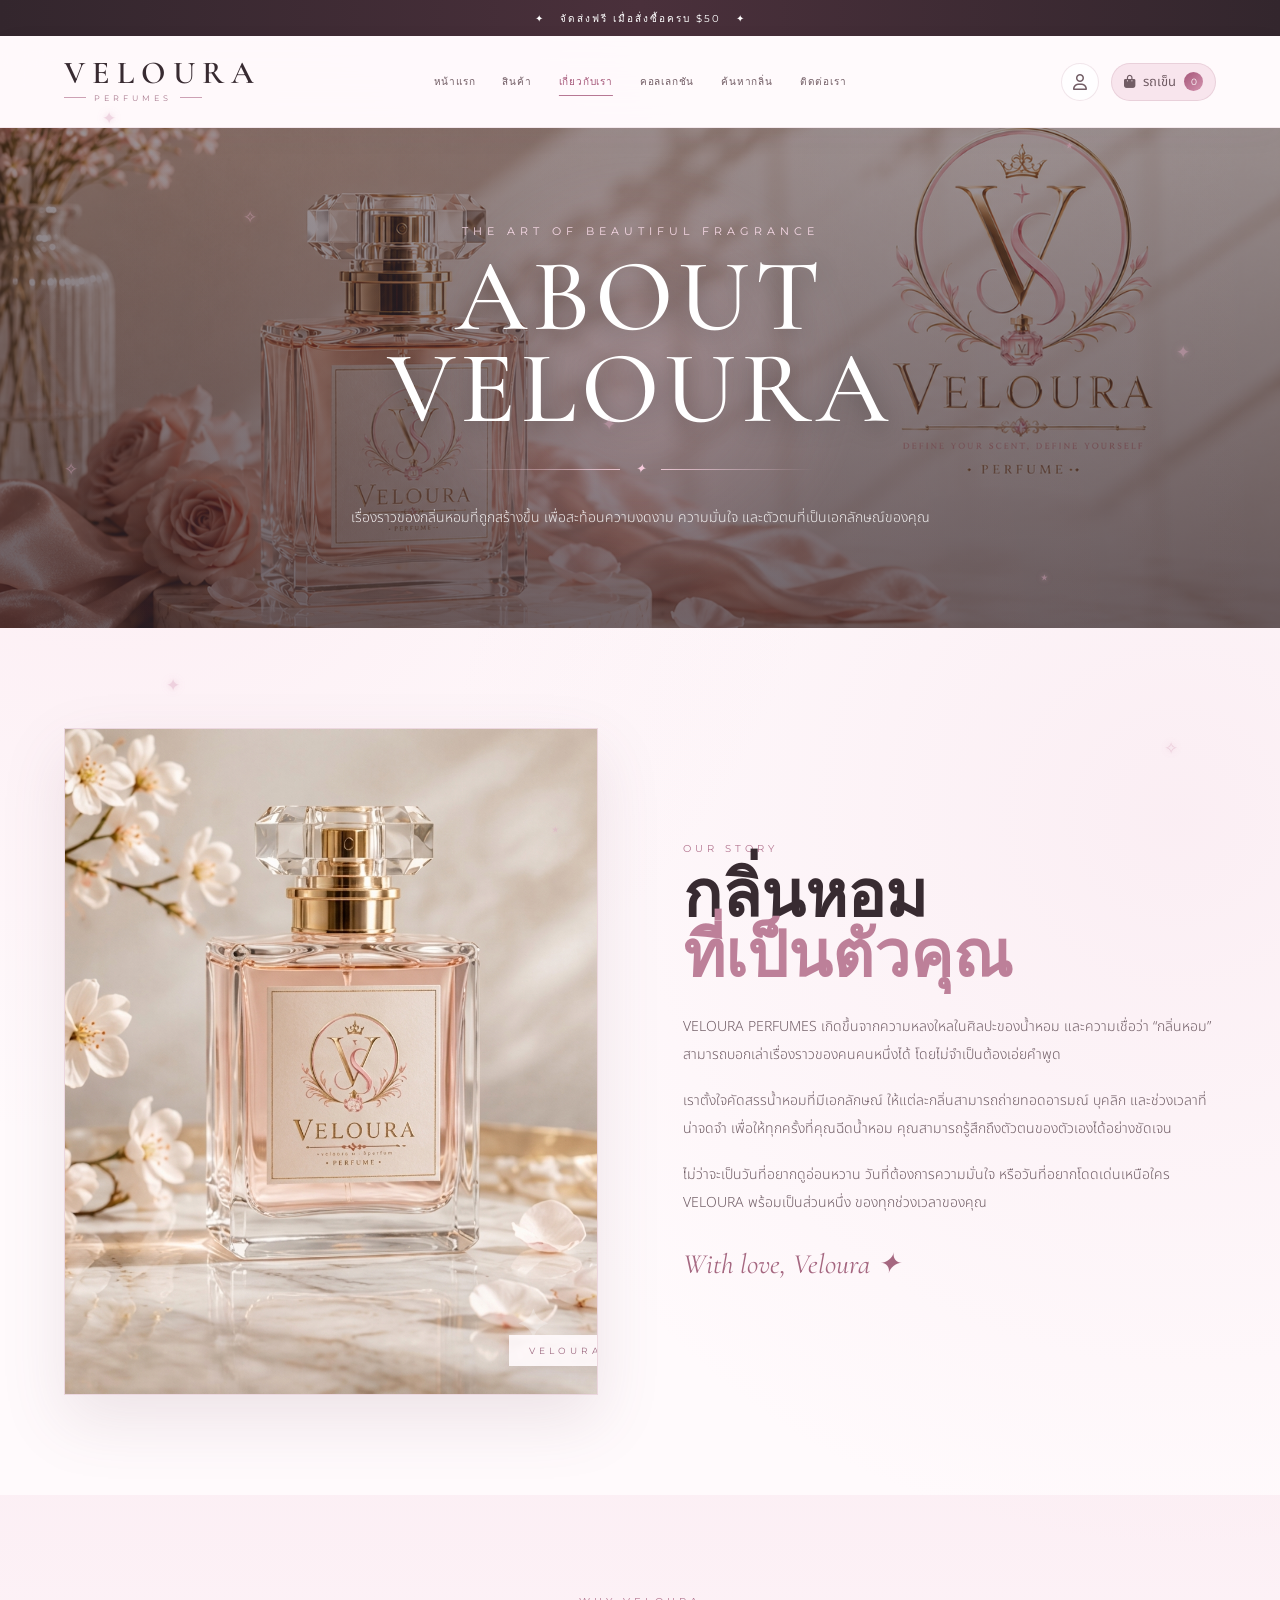
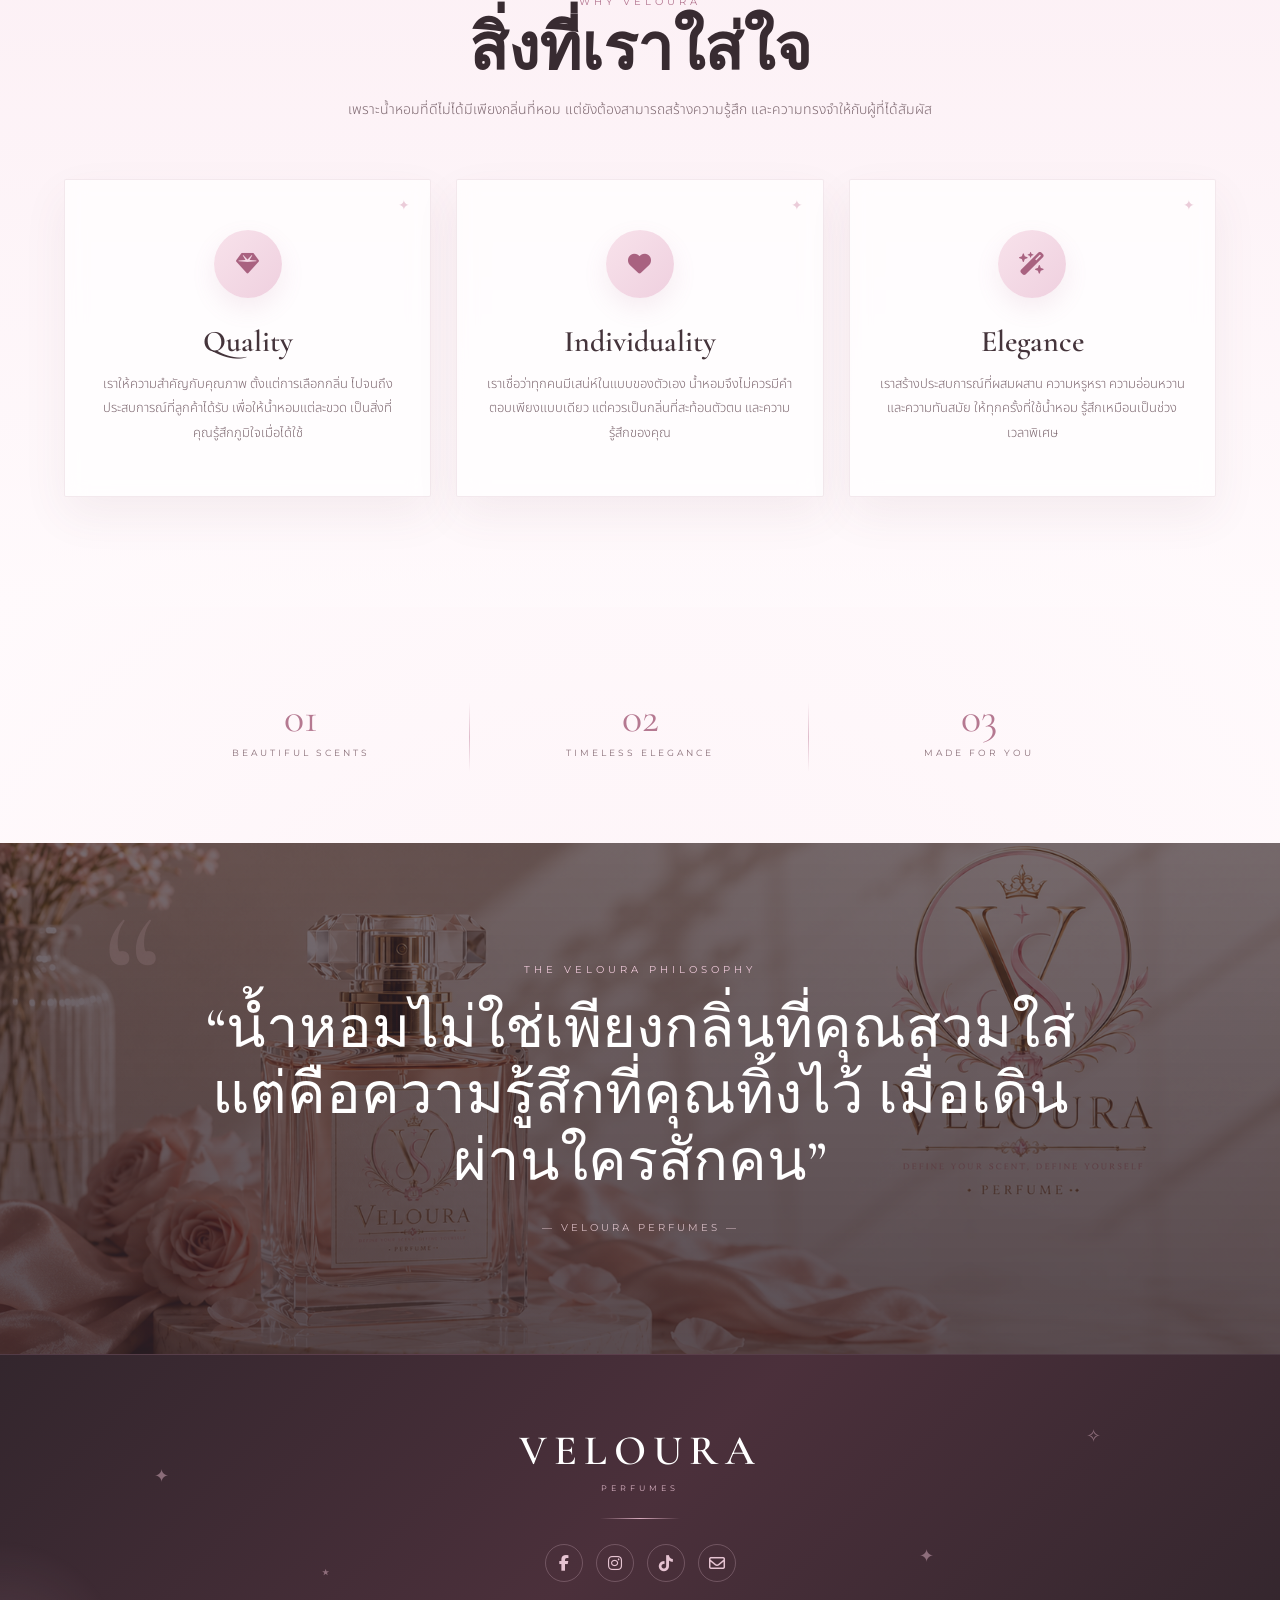
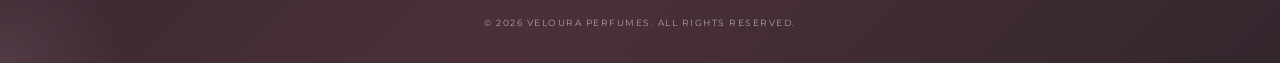
<file: about.html>
<!DOCTYPE html>
<html lang="th">

<head>

    <meta charset="UTF-8">
    <meta name="viewport" content="width=device-width, initial-scale=1.0">

    <title>เกี่ยวกับเรา | Veloura Perfumes</title>

    <!-- GOOGLE FONTS -->
    <link rel="preconnect" href="https://fonts.googleapis.com">
    <link rel="preconnect" href="https://fonts.gstatic.com" crossorigin>

    <link href="https://fonts.googleapis.com/css2?family=Cormorant+Garamond:wght@400;500;600;700&family=Montserrat:wght@300;400;500;600&family=Noto+Sans+Thai:wght@300;400;500;600&display=swap"
        rel="stylesheet">

    <!-- FONT AWESOME -->
    <link rel="stylesheet"
        href="https://cdnjs.cloudflare.com/ajax/libs/font-awesome/6.5.2/css/all.min.css">

    <style>

        * {
            margin: 0;
            padding: 0;
            box-sizing: border-box;
        }

        html {
            scroll-behavior: smooth;
        }

        body {
            font-family: "Noto Sans Thai", "Montserrat", sans-serif;
            color: #33282d;
            background:
                radial-gradient(circle at 8% 12%, rgba(242,192,211,.24), transparent 24%),
                radial-gradient(circle at 92% 25%, rgba(232,184,205,.18), transparent 27%),
                radial-gradient(circle at 50% 88%, rgba(247,210,225,.20), transparent 32%),
                #fffafc;
            overflow-x: hidden;
        }

        a {
            text-decoration: none;
            color: inherit;
        }

        button {
            font-family: inherit;
        }

        /* =========================
           SPARKLES
        ========================= */

        .sparkle-layer {
            position: fixed;
            inset: 0;
            pointer-events: none;
            z-index: 9999;
            overflow: hidden;
        }

        .sparkle {
            position: absolute;
            color: #dca9c1;
            font-family: "Cormorant Garamond", serif;
            font-size: 17px;
            opacity: .45;
            text-shadow:
                0 0 5px rgba(220,169,193,.7),
                0 0 12px rgba(220,169,193,.45);
            animation: twinkle 4s ease-in-out infinite;
        }

        .s1 { top: 12%; left: 8%; }
        .s2 { top: 23%; left: 19%; animation-delay: 1s; }
        .s3 { top: 15%; right: 16%; animation-delay: 2s; }
        .s4 { top: 38%; right: 7%; animation-delay: 1.4s; }
        .s5 { top: 51%; left: 5%; animation-delay: 2.4s; }
        .s6 { top: 63%; right: 18%; animation-delay: .8s; }
        .s7 { top: 75%; left: 13%; animation-delay: 3s; }
        .s8 { top: 82%; right: 8%; animation-delay: 1.7s; }
        .s9 { top: 91%; left: 43%; animation-delay: 2.8s; }
        .s10 { top: 46%; left: 47%; animation-delay: 1.2s; }

        @keyframes twinkle {
            0%,100% {
                opacity: .2;
                transform: scale(.8) rotate(0deg);
            }

            50% {
                opacity: .85;
                transform: scale(1.35) rotate(18deg);
            }
        }

        /* =========================
           TOP BAR
        ========================= */

        .top-bar {
            position: relative;
            height: 36px;

            display: flex;
            align-items: center;
            justify-content: center;

            background:
                linear-gradient(
                    90deg,
                    #33262d,
                    #4a303b,
                    #33262d
                );

            color: #fff;

            font-family: "Montserrat", sans-serif;
            font-size: 10px;
            letter-spacing: 2px;
            text-transform: uppercase;

            overflow: hidden;
        }

        .top-bar::after {
            content: "";
            position: absolute;
            top: 0;
            left: -100%;

            width: 60%;
            height: 100%;

            background:
                linear-gradient(
                    90deg,
                    transparent,
                    rgba(255,255,255,.15),
                    transparent
                );

            animation: shineBar 5s infinite;
        }

        @keyframes shineBar {
            0% { left: -100%; }
            50% { left: 130%; }
            100% { left: 130%; }
        }

        /* =========================
           NAVBAR
        ========================= */

        .navbar {
            position: sticky;
            top: 0;
            z-index: 1000;

            min-height: 92px;

            display: grid;
            grid-template-columns: 220px 1fr 220px;
            align-items: center;

            padding: 0 5%;

            background: rgba(255,250,252,.88);
            backdrop-filter: blur(18px);
            -webkit-backdrop-filter: blur(18px);

            border-bottom: 1px solid rgba(183,137,157,.15);
            box-shadow: 0 8px 30px rgba(92,55,72,.035);
        }

        /* LOGO */

        .logo {
            text-align: left;
        }

        .logo-main {
            font-family: "Cormorant Garamond", serif;
            font-size: 32px;
            line-height: .8;
            font-weight: 600;
            letter-spacing: 7px;
            color: #382b31;
        }

        .logo-sub {
            display: flex;
            align-items: center;
            gap: 8px;

            margin-top: 7px;

            font-family: "Montserrat", sans-serif;
            font-size: 8px;
            letter-spacing: 4px;
            color: #a8798d;
        }

        .logo-sub::before,
        .logo-sub::after {
            content: "";
            width: 22px;
            height: 1px;
            background: #cda1b4;
        }

        /* NAV LINKS */

        .nav-links {
            display: flex;
            align-items: center;
            justify-content: center;
            gap: 27px;
        }

        .nav-links a {
            position: relative;
            padding: 10px 0;

            font-family: "Montserrat", sans-serif;
            font-size: 10px;
            font-weight: 500;
            letter-spacing: .8px;

            color: #725d65;
            transition: .3s ease;
        }

        .nav-links a::after {
            content: "";
            position: absolute;

            bottom: 3px;
            left: 50%;

            width: 0;
            height: 1px;

            background: #b77894;

            transform: translateX(-50%);
            transition: width .3s ease;
        }

        .nav-links a:hover,
        .nav-links a.active {
            color: #a55779;
        }

        .nav-links a:hover::after,
        .nav-links a.active::after {
            width: 100%;
        }

        /* NAV RIGHT */

        .nav-right {
            display: flex;
            justify-content: flex-end;
            align-items: center;
            gap: 12px;
        }

        .account-btn,
        .cart-btn {
            display: flex;
            align-items: center;
            justify-content: center;
            transition: .3s ease;
        }

        .account-btn {
            width: 38px;
            height: 38px;

            border-radius: 50%;

            color: #725d65;
            background: rgba(255,255,255,.75);

            border: 1px solid rgba(190,143,164,.22);
        }

        .account-btn:hover {
            color: #a55779;
            transform: translateY(-2px);
        }

        .cart-btn {
            gap: 8px;

            min-width: 78px;
            height: 38px;

            padding: 0 12px;

            border-radius: 30px;

            background: rgba(245,218,229,.65);

            border: 1px solid rgba(190,143,164,.25);

            color: #725d65;
            font-size: 13px;
        }

        .cart-btn:hover {
            transform: translateY(-2px);
            background: rgba(239,199,216,.8);
        }

        .cart-count {
            min-width: 19px;
            height: 19px;

            display: flex;
            align-items: center;
            justify-content: center;

            border-radius: 50%;

            background: linear-gradient(
                135deg,
                #a55779,
                #d493af
            );

            color: white;

            font-family: "Montserrat", sans-serif;
            font-size: 9px;
        }

        /* =========================
           HERO
        ========================= */

        .about-hero {
            position: relative;

            min-height: 500px;

            display: flex;
            align-items: center;
            justify-content: center;

            text-align: center;

            background:
                linear-gradient(
                    180deg,
                    rgba(48,34,41,.48),
                    rgba(48,34,41,.72)
                ),
                url("images/perfume-hero.jpg")
                center / cover no-repeat;

            overflow: hidden;
        }

        .about-hero::before {
            content: "";

            position: absolute;

            width: 450px;
            height: 450px;

            border-radius: 50%;

            background:
                radial-gradient(
                    circle,
                    rgba(255,210,226,.20),
                    transparent 70%
                );

            filter: blur(4px);

            animation: orbMove 7s ease-in-out infinite;
        }

        .about-hero::after {
            content: "";
            position: absolute;
            inset: 0;

            background:
                linear-gradient(
                    90deg,
                    transparent,
                    rgba(255,220,233,.06),
                    transparent
                );

            pointer-events: none;
        }

        @keyframes orbMove {
            0%,100% {
                transform: translate(-80px,-20px);
            }

            50% {
                transform: translate(80px,30px);
            }
        }

        .hero-content {
            position: relative;
            z-index: 2;

            max-width: 800px;

            padding: 40px 25px;

            color: white;

            animation: velouraFadeUp .9s ease both;
        }

        .hero-kicker {
            margin-bottom: 12px;

            font-family: "Montserrat", sans-serif;
            font-size: 11px;
            letter-spacing: 5px;

            color: #f7d9e6;
        }

        .hero-title {
            font-family: "Cormorant Garamond", serif;

            font-size: clamp(58px,8vw,105px);

            font-weight: 500;
            line-height: .9;

            letter-spacing: 5px;

            text-shadow:
                0 5px 25px rgba(0,0,0,.3);
        }

        .hero-line {
            display: flex;
            align-items: center;
            justify-content: center;

            gap: 15px;

            margin: 25px auto;

            width: min(350px,80%);
        }

        .hero-line span {
            height: 1px;
            flex: 1;

            background:
                linear-gradient(
                    90deg,
                    transparent,
                    rgba(255,216,231,.8)
                );
        }

        .hero-line span:last-child {
            background:
                linear-gradient(
                    90deg,
                    rgba(255,216,231,.8),
                    transparent
                );
        }

        .hero-line i {
            font-size: 13px;
            color: #f5cadc;
        }

        .hero-description {
            max-width: 620px;

            margin: auto;

            font-size: 14px;
            line-height: 2;

            font-weight: 300;

            color: rgba(255,255,255,.88);
        }

        /* =========================
           STORY
        ========================= */

        .story-section {
            max-width: 1380px;

            margin: auto;

            padding: 100px 5%;
        }

        .story-grid {
            display: grid;

            grid-template-columns: 1fr 1fr;

            align-items: center;

            gap: 85px;
        }

        .story-image {
            position: relative;

            overflow: hidden;

            aspect-ratio: 4 / 5;

            background: #f4e4ea;

            border: 1px solid rgba(186,137,158,.14);

            box-shadow:
                0 25px 60px rgba(116,74,92,.13);
        }

        .story-image img {
            width: 100%;
            height: 100%;

            display: block;

            object-fit: cover;

            transition: transform .8s ease;
        }

        .story-image:hover img {
            transform: scale(1.04);
        }

        .story-image::after {
            content: "VELOURA";

            position: absolute;

            right: -25px;
            bottom: 28px;

            padding: 10px 20px;

            background: rgba(255,250,252,.90);

            color: #9e6b82;

            font-family: "Montserrat", sans-serif;
            font-size: 9px;
            letter-spacing: 4px;

            box-shadow:
                0 8px 25px rgba(70,42,54,.12);
        }

        .story-content {
            padding: 20px 0;
        }

        .section-kicker {
            font-family: "Montserrat", sans-serif;

            font-size: 10px;
            letter-spacing: 4px;

            color: #b47791;

            margin-bottom: 12px;
        }

        .section-title {
            font-family: "Cormorant Garamond", serif;

            font-size: clamp(42px,5vw,64px);

            font-weight: 600;
            line-height: .95;

            color: #382b31;

            margin-bottom: 25px;
        }

        .section-title span {
            display: block;
            color: #bd8099;
        }

        .story-content p {
            color: #725f67;

            font-size: 14px;
            line-height: 2;

            margin-bottom: 18px;

            font-weight: 300;
        }

        .story-signature {
            margin-top: 30px;

            font-family: "Cormorant Garamond", serif;

            font-size: 28px;
            font-style: italic;

            color: #a56780;
        }

        /* =========================
           VALUES
        ========================= */

        .values-section {
            position: relative;

            padding: 100px 5% 110px;

            background:
                linear-gradient(
                    180deg,
                    rgba(249,228,237,.48),
                    rgba(255,250,252,.65)
                );
        }

        .values-container {
            max-width: 1250px;
            margin: auto;
            text-align: center;
        }

        .values-heading {
            max-width: 700px;
            margin: 0 auto 55px;
        }

        .values-heading .section-title {
            margin-bottom: 15px;
        }

        .values-heading p {
            color: #806b73;

            font-size: 14px;
            line-height: 2;

            font-weight: 300;
        }

        .values-grid {
            display: grid;

            grid-template-columns: repeat(3,1fr);

            gap: 25px;
        }

        .value-card {
            position: relative;

            padding: 50px 30px;

            background: rgba(255,255,255,.72);

            border: 1px solid rgba(186,137,158,.18);

            border-radius: 2px;

            backdrop-filter: blur(10px);
            -webkit-backdrop-filter: blur(10px);

            box-shadow:
                0 18px 45px rgba(112,72,90,.07);

            transition:
                transform .35s ease,
                box-shadow .35s ease,
                border-color .35s ease;

            overflow: hidden;
        }

        .value-card::before {
            content: "✦";

            position: absolute;

            top: 15px;
            right: 20px;

            color: #e2b7c9;

            font-size: 14px;

            opacity: .7;
        }

        .value-card:hover {
            transform: translateY(-8px);

            border-color: rgba(181,120,148,.35);

            box-shadow:
                0 25px 55px rgba(112,72,90,.12);
        }

        .value-icon {
            width: 68px;
            height: 68px;

            margin: 0 auto 25px;

            display: flex;
            align-items: center;
            justify-content: center;

            border-radius: 50%;

            background:
                linear-gradient(
                    135deg,
                    #f8e2eb,
                    #efd0df
                );

            color: #a96280;

            font-size: 23px;

            box-shadow:
                0 10px 25px rgba(178,119,146,.12);
        }

        .value-card h3 {
            font-family: "Cormorant Garamond", serif;

            font-size: 30px;

            font-weight: 600;

            color: #45343b;

            margin-bottom: 12px;
        }

        .value-card p {
            color: #806b73;

            font-size: 13px;
            line-height: 1.9;

            font-weight: 300;
        }

        /* =========================
           FEATURE
        ========================= */

        .feature-section {
            max-width: 1100px;

            margin: auto;

            padding: 85px 5%;
        }

        .feature-grid {
            display: grid;

            grid-template-columns: repeat(3,1fr);

            gap: 45px;

            text-align: center;
        }

        .feature-item {
            position: relative;
        }

        .feature-item:not(:last-child)::after {
            content: "";

            position: absolute;

            right: -22px;
            top: 10px;

            width: 1px;
            height: 70px;

            background:
                linear-gradient(
                    transparent,
                    #dfbccb,
                    transparent
                );
        }

        .feature-number {
            font-family: "Cormorant Garamond", serif;

            font-size: 42px;

            color: #b57991;
        }

        .feature-label {
            margin-top: 4px;

            font-family: "Montserrat", sans-serif;

            font-size: 9px;

            letter-spacing: 3px;

            color: #8a7079;
        }

        /* =========================
           QUOTE
        ========================= */

        .quote-section {
            position: relative;

            padding: 120px 5%;

            text-align: center;

            background:
                linear-gradient(
                    180deg,
                    rgba(49,35,42,.66),
                    rgba(49,35,42,.80)
                ),
                url("images/perfume-hero.jpg")
                center / cover no-repeat;

            overflow: hidden;
        }

        .quote-section::before {
            content: "“";

            position: absolute;

            top: 25px;
            left: 8%;

            font-family: "Cormorant Garamond", serif;

            font-size: 180px;

            color: rgba(255,220,232,.10);
        }

        .quote-content {
            position: relative;

            max-width: 900px;

            margin: auto;
        }

        .quote-small {
            font-family: "Montserrat", sans-serif;

            font-size: 10px;
            letter-spacing: 4px;

            color: #edc8d8;

            margin-bottom: 20px;
        }

        .quote-text {
            font-family: "Cormorant Garamond", serif;

            font-size: clamp(35px,5vw,58px);

            line-height: 1.15;

            color: white;

            font-weight: 500;
        }

        .quote-author {
            margin-top: 25px;

            font-family: "Montserrat", sans-serif;

            font-size: 10px;
            letter-spacing: 3px;

            color: rgba(255,225,235,.75);
        }

        /* =========================
           FOOTER
        ========================= */

        footer {
            position: relative;

            padding: 70px 5% 35px;

            text-align: center;

            color: white;

            background:
                linear-gradient(
                    135deg,
                    #33262d,
                    #4b303b,
                    #33262d
                );

            border-top: 1px solid rgba(235,190,208,.12);

            overflow: hidden;
        }

        .footer-logo {
            font-family: "Cormorant Garamond", serif;

            font-size: 42px;

            font-weight: 600;

            letter-spacing: 7px;
        }

        .footer-sub {
            margin-top: 7px;

            font-family: "Montserrat", sans-serif;

            font-size: 8px;

            letter-spacing: 4px;

            color: #dcb5c6;
        }

        .footer-line {
            width: 80px;
            height: 1px;

            margin: 25px auto;

            background:
                linear-gradient(
                    90deg,
                    transparent,
                    #d8aabd,
                    transparent
                );
        }

        .socials {
            display: flex;

            justify-content: center;
            align-items: center;

            gap: 13px;

            margin-bottom: 35px;
        }

        .socials a {
            width: 38px;
            height: 38px;

            display: flex;
            align-items: center;
            justify-content: center;

            border-radius: 50%;

            border: 1px solid rgba(236,198,214,.25);

            color: #e6c4d2;

            transition: .3s ease;
        }

        .socials a:hover {
            color: white;

            background: rgba(229,181,201,.15);

            transform: translateY(-4px);
        }

        .copyright {
            font-family: "Montserrat", sans-serif;

            font-size: 9px;

            letter-spacing: 1.5px;

            color: rgba(255,255,255,.55);
        }

        .footer-sparkle {
            position: absolute;

            color: rgba(235,190,208,.45);

            font-size: 18px;
        }

        .footer-s1 {
            left: 12%;
            top: 35%;
        }

        .footer-s2 {
            right: 14%;
            top: 22%;
        }

        .footer-s3 {
            left: 25%;
            bottom: 25%;
        }

        .footer-s4 {
            right: 27%;
            bottom: 30%;
        }

        /* =========================
           BACK TOP
        ========================= */

        .back-top {
            position: fixed;

            right: 25px;
            bottom: 25px;

            width: 43px;
            height: 43px;

            display: flex;
            align-items: center;
            justify-content: center;

            border-radius: 50%;

            background: rgba(255,239,246,.92);

            border: 1px solid rgba(183,124,149,.25);

            color: #a35d7a;

            box-shadow:
                0 10px 25px rgba(91,55,70,.12);

            opacity: 0;
            visibility: hidden;

            transform: translateY(10px);

            transition: .3s ease;

            z-index: 999;
        }

        .back-top.show {
            opacity: 1;
            visibility: visible;

            transform: translateY(0);
        }

        .back-top:hover {
            transform: translateY(-4px);
        }

        /* =========================
           MOUSE GLOW
        ========================= */

        .mouse-glow {
            position: fixed;

            width: 250px;
            height: 250px;

            border-radius: 50%;

            pointer-events: none;

            background:
                radial-gradient(
                    circle,
                    rgba(238,184,207,.12),
                    transparent 70%
                );

            transform: translate(-50%,-50%);

            z-index: 0;
        }

        /* =========================
           ANIMATION
        ========================= */

        @keyframes velouraFadeUp {
            from {
                opacity: 0;
                transform: translateY(18px);
            }

            to {
                opacity: 1;
                transform: translateY(0);
            }
        }

        /* =========================
           RESPONSIVE
        ========================= */

        @media (max-width:1100px) {

            .navbar {
                grid-template-columns: 180px 1fr 150px;
                padding: 0 3%;
            }

            .nav-links {
                gap: 17px;
            }

            .nav-links a {
                font-size: 9px;
            }

            .story-grid {
                gap: 50px;
            }

        }

        @media (max-width:900px) {

            .navbar {
                grid-template-columns: 1fr auto;
                min-height: 78px;
            }

            .nav-links {
                display: none;
            }

            .nav-right {
                gap: 8px;
            }

            .story-grid {
                grid-template-columns: 1fr;
                gap: 50px;
            }

            .story-image {
                max-width: 600px;
                width: 100%;
                margin: auto;
            }

            .story-content {
                text-align: center;
            }

            .values-grid {
                grid-template-columns: 1fr 1fr;
            }

        }

        @media (max-width:600px) {

            .top-bar {
                font-size: 8px;
                letter-spacing: 1.2px;
            }

            .navbar {
                padding: 0 18px;
            }

            .logo-main {
                font-size: 26px;
                letter-spacing: 5px;
            }

            .logo-sub {
                font-size: 6px;
                letter-spacing: 2px;
            }

            .account-btn {
                width: 35px;
                height: 35px;
            }

            .cart-btn {
                min-width: 60px;
                height: 35px;
                padding: 0 9px;
            }

            .cart-btn span:not(.cart-count) {
                display: none;
            }

            .about-hero {
                min-height: 400px;
            }

            .hero-title {
                font-size: 58px;
                letter-spacing: 3px;
            }

            .hero-description {
                font-size: 12px;
            }

            .story-section {
                padding: 70px 6%;
            }

            .section-title {
                font-size: 46px;
            }

            .values-section {
                padding: 75px 6%;
            }

            .values-grid {
                grid-template-columns: 1fr;
            }

            .value-card {
                padding: 40px 25px;
            }

            .feature-section {
                padding: 65px 6%;
            }

            .feature-grid {
                grid-template-columns: 1fr;
                gap: 35px;
            }

            .feature-item:not(:last-child)::after {
                display: none;
            }

            .quote-section {
                padding: 90px 7%;
            }

            .quote-text {
                font-size: 37px;
            }

            footer {
                padding: 60px 20px 30px;
            }

            .footer-logo {
                font-size: 34px;
            }

            .back-top {
                right: 15px;
                bottom: 15px;
            }

        }

        @media (prefers-reduced-motion:reduce) {

            *,
            *::before,
            *::after {
                animation-duration: .01ms !important;
                animation-iteration-count: 1 !important;
                scroll-behavior: auto !important;
                transition-duration: .01ms !important;
            }

        }

    </style>

</head>

<body>

    <!-- SPARKLES -->

    <div class="sparkle-layer" aria-hidden="true">

        <span class="sparkle s1">✦</span>
        <span class="sparkle s2">✧</span>
        <span class="sparkle s3">⋆</span>
        <span class="sparkle s4">✦</span>
        <span class="sparkle s5">✧</span>
        <span class="sparkle s6">⋆</span>
        <span class="sparkle s7">✦</span>
        <span class="sparkle s8">✧</span>
        <span class="sparkle s9">⋆</span>
        <span class="sparkle s10">✦</span>

    </div>


    <!-- TOP BAR -->

    <div class="top-bar">
        ✦ &nbsp; จัดส่งฟรี เมื่อสั่งซื้อครบ $50 &nbsp; ✦
    </div>


    <!-- NAVBAR -->

    <nav class="navbar">

        <a href="index.html" class="logo">

            <div class="logo-main">
                VELOURA
            </div>

            <div class="logo-sub">
                PERFUMES
            </div>

        </a>


        <div class="nav-links">

            <a href="index.html">
                หน้าแรก
            </a>

            <a href="products.html">
                สินค้า
            </a>

            <a href="about.html" class="active">
                เกี่ยวกับเรา
            </a>

            <a href="collection.html">
                คอลเลกชัน
            </a>

            <a href="find-scent.html">
                ค้นหากลิ่น
            </a>

            <a href="contact.html">
                ติดต่อเรา
            </a>

        </div>


        <div class="nav-right">

            <a href="profile.html"
                class="account-btn"
                title="บัญชี">

                <i class="fa-regular fa-user"></i>

            </a>


            <a href="cart.html"
                class="cart-btn"
                title="รถเข็น">

                <i class="fa-solid fa-bag-shopping"></i>

                <span>
                    รถเข็น
                </span>

                <!-- HTML ใช้เลขคงที่แทน PHP -->
                <span class="cart-count">
                    0
                </span>

            </a>

        </div>

    </nav>


    <!-- HERO -->

    <section class="about-hero">

        <div class="hero-content">

            <div class="hero-kicker">
                THE ART OF BEAUTIFUL FRAGRANCE
            </div>

            <h1 class="hero-title">
                ABOUT VELOURA
            </h1>

            <div class="hero-line">

                <span></span>

                <i>✦</i>

                <span></span>

            </div>

            <p class="hero-description">

                เรื่องราวของกลิ่นหอมที่ถูกสร้างขึ้น
                เพื่อสะท้อนความงดงาม ความมั่นใจ
                และตัวตนที่เป็นเอกลักษณ์ของคุณ

            </p>

        </div>

    </section>


    <!-- BRAND STORY -->

    <section class="story-section">

        <div class="story-grid">

            <div class="story-image">

                <img
                    src="images/perfume1.jpg"
                    alt="Veloura Perfumes">

            </div>


            <div class="story-content">

                <div class="section-kicker">
                    OUR STORY
                </div>

                <h2 class="section-title">

                    กลิ่นหอม
                    <span>ที่เป็นตัวคุณ</span>

                </h2>

                <p>

                    VELOURA PERFUMES
                    เกิดขึ้นจากความหลงใหลในศิลปะของน้ำหอม
                    และความเชื่อว่า “กลิ่นหอม”
                    สามารถบอกเล่าเรื่องราวของคนคนหนึ่งได้
                    โดยไม่จำเป็นต้องเอ่ยคำพูด

                </p>

                <p>

                    เราตั้งใจคัดสรรน้ำหอมที่มีเอกลักษณ์
                    ให้แต่ละกลิ่นสามารถถ่ายทอดอารมณ์
                    บุคลิก และช่วงเวลาที่น่าจดจำ
                    เพื่อให้ทุกครั้งที่คุณฉีดน้ำหอม
                    คุณสามารถรู้สึกถึงตัวตนของตัวเองได้อย่างชัดเจน

                </p>

                <p>

                    ไม่ว่าจะเป็นวันที่อยากดูอ่อนหวาน
                    วันที่ต้องการความมั่นใจ
                    หรือวันที่อยากโดดเด่นเหนือใคร
                    VELOURA พร้อมเป็นส่วนหนึ่ง
                    ของทุกช่วงเวลาของคุณ

                </p>

                <div class="story-signature">
                    With love, Veloura ✦
                </div>

            </div>

        </div>

    </section>


    <!-- VALUES -->

    <section class="values-section">

        <div class="values-container">

            <div class="values-heading">

                <div class="section-kicker">
                    WHY VELOURA
                </div>

                <h2 class="section-title">
                    สิ่งที่เราใส่ใจ
                </h2>

                <p>

                    เพราะน้ำหอมที่ดีไม่ได้มีเพียงกลิ่นที่หอม
                    แต่ยังต้องสามารถสร้างความรู้สึก
                    และความทรงจำให้กับผู้ที่ได้สัมผัส

                </p>

            </div>


            <div class="values-grid">

                <div class="value-card">

                    <div class="value-icon">
                        <i class="fa-solid fa-gem"></i>
                    </div>

                    <h3>
                        Quality
                    </h3>

                    <p>

                        เราให้ความสำคัญกับคุณภาพ
                        ตั้งแต่การเลือกกลิ่น
                        ไปจนถึงประสบการณ์ที่ลูกค้าได้รับ
                        เพื่อให้น้ำหอมแต่ละขวด
                        เป็นสิ่งที่คุณรู้สึกภูมิใจเมื่อได้ใช้

                    </p>

                </div>


                <div class="value-card">

                    <div class="value-icon">
                        <i class="fa-solid fa-heart"></i>
                    </div>

                    <h3>
                        Individuality
                    </h3>

                    <p>

                        เราเชื่อว่าทุกคนมีเสน่ห์ในแบบของตัวเอง
                        น้ำหอมจึงไม่ควรมีคำตอบเพียงแบบเดียว
                        แต่ควรเป็นกลิ่นที่สะท้อนตัวตน
                        และความรู้สึกของคุณ

                    </p>

                </div>


                <div class="value-card">

                    <div class="value-icon">
                        <i class="fa-solid fa-wand-magic-sparkles"></i>
                    </div>

                    <h3>
                        Elegance
                    </h3>

                    <p>

                        เราสร้างประสบการณ์ที่ผสมผสาน
                        ความหรูหรา ความอ่อนหวาน
                        และความทันสมัย
                        ให้ทุกครั้งที่ใช้น้ำหอม
                        รู้สึกเหมือนเป็นช่วงเวลาพิเศษ

                    </p>

                </div>

            </div>

        </div>

    </section>


    <!-- FEATURE -->

    <section class="feature-section">

        <div class="feature-grid">

            <div class="feature-item">

                <div class="feature-number">
                    01
                </div>

                <div class="feature-label">
                    BEAUTIFUL SCENTS
                </div>

            </div>


            <div class="feature-item">

                <div class="feature-number">
                    02
                </div>

                <div class="feature-label">
                    TIMELESS ELEGANCE
                </div>

            </div>


            <div class="feature-item">

                <div class="feature-number">
                    03
                </div>

                <div class="feature-label">
                    MADE FOR YOU
                </div>

            </div>

        </div>

    </section>


    <!-- QUOTE -->

    <section class="quote-section">

        <div class="quote-content">

            <div class="quote-small">
                THE VELOURA PHILOSOPHY
            </div>

            <div class="quote-text">

                “น้ำหอมไม่ใช่เพียงกลิ่นที่คุณสวมใส่
                แต่คือความรู้สึกที่คุณทิ้งไว้
                เมื่อเดินผ่านใครสักคน”

            </div>

            <div class="quote-author">
                — VELOURA PERFUMES —
            </div>

        </div>

    </section>


    <!-- FOOTER -->

    <footer>

        <span class="footer-sparkle footer-s1">
            ✦
        </span>

        <span class="footer-sparkle footer-s2">
            ✧
        </span>

        <span class="footer-sparkle footer-s3">
            ⋆
        </span>

        <span class="footer-sparkle footer-s4">
            ✦
        </span>


        <div class="footer-logo">
            VELOURA
        </div>

        <div class="footer-sub">
            PERFUMES
        </div>


        <div class="footer-line"></div>


        <div class="socials">

            <a href="#" title="Facebook">
                <i class="fa-brands fa-facebook-f"></i>
            </a>

            <a href="#" title="Instagram">
                <i class="fa-brands fa-instagram"></i>
            </a>

            <a href="#" title="TikTok">
                <i class="fa-brands fa-tiktok"></i>
            </a>

            <a href="contact.html" title="ติดต่อเรา">
                <i class="fa-regular fa-envelope"></i>
            </a>

        </div>


        <div class="copyright">

            © 2026 VELOURA PERFUMES.
            ALL RIGHTS RESERVED.

        </div>

    </footer>


    <!-- BACK TO TOP -->

    <a href="#"
        class="back-top"
        id="backTop"
        aria-label="กลับด้านบน">

        <i class="fa-solid fa-chevron-up"></i>

    </a>


    <!-- MOUSE GLOW -->

    <div class="mouse-glow" id="mouseGlow"></div>


    <!-- JAVASCRIPT -->

    <script>

        const backTop = document.getElementById("backTop");

        window.addEventListener("scroll", function () {

            if (window.scrollY > 400) {

                backTop.classList.add("show");

            } else {

                backTop.classList.remove("show");

            }

        });


        backTop.addEventListener("click", function (e) {

            e.preventDefault();

            window.scrollTo({
                top: 0,
                behavior: "smooth"
            });

        });


        const mouseGlow =
            document.getElementById("mouseGlow");

        document.addEventListener("mousemove", function (e) {

            mouseGlow.style.left = e.clientX + "px";
            mouseGlow.style.top = e.clientY + "px";

        });


        function checkMobile() {

            if (window.innerWidth <= 700) {

                mouseGlow.style.display = "none";

            } else {

                mouseGlow.style.display = "block";

            }

        }

        checkMobile();

        window.addEventListener("resize", checkMobile);

    </script>

</body>

</html>
</file>
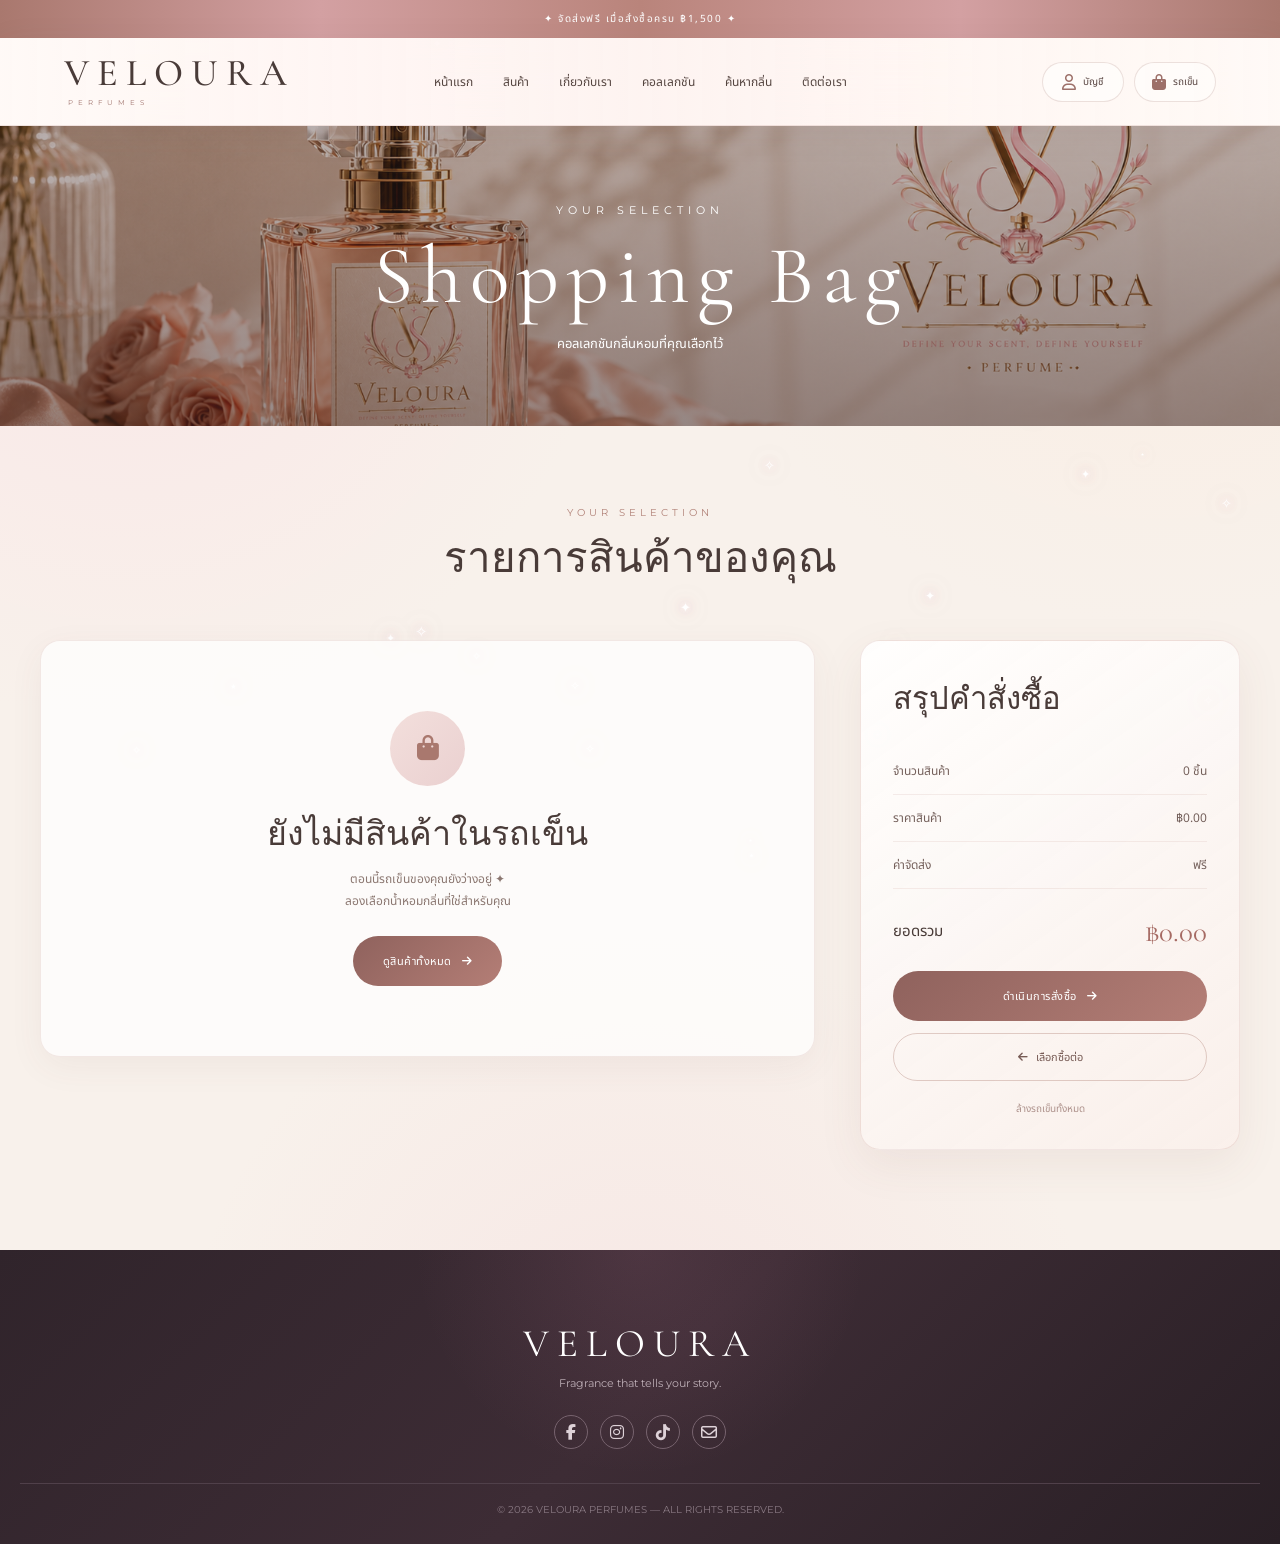
<file: cart.html>
<!DOCTYPE html>
<html lang="th">

<head>

<meta charset="UTF-8">

<meta
    name="viewport"
    content="width=device-width, initial-scale=1.0"
>

<title>ตะกร้าสินค้า | VELOURA PERFUMES</title>

<link rel="preconnect" href="https://fonts.googleapis.com">

<link
    rel="preconnect"
    href="https://fonts.gstatic.com"
    crossorigin
>

<link
    href="https://fonts.googleapis.com/css2?family=Cormorant+Garamond:wght@400;500;600;700&family=Montserrat:wght@300;400;500;600&family=Noto+Sans+Thai:wght@300;400;500;600&display=swap"
    rel="stylesheet"
>

<link
    rel="stylesheet"
    href="https://cdnjs.cloudflare.com/ajax/libs/font-awesome/6.5.2/css/all.min.css"
>

<style>

/* =====================================================
   RESET
===================================================== */

* {
    margin: 0;
    padding: 0;
    box-sizing: border-box;
}

html {
    scroll-behavior: smooth;
}

body {

    font-family:
        "Montserrat",
        "Noto Sans Thai",
        sans-serif;

    color: #493b38;

    min-height: 100vh;

    overflow-x: hidden;

    background:
        radial-gradient(
            circle at 10% 15%,
            rgba(255,210,223,.35),
            transparent 28%
        ),
        radial-gradient(
            circle at 90% 10%,
            rgba(255,228,205,.32),
            transparent 26%
        ),
        radial-gradient(
            circle at 50% 90%,
            rgba(241,190,202,.20),
            transparent 30%
        ),
        #f8f1eb;
}

a {
    text-decoration: none;
}

button {
    font-family: inherit;
}


/* =====================================================
   SPARKLE
===================================================== */

.sparkle-bg {

    position: fixed;

    inset: 0;

    pointer-events: none;

    z-index: 0;

    overflow: hidden;
}

.sparkle-bg span {

    position: absolute;

    color: #fff;

    text-shadow:
        0 0 5px #fff,
        0 0 10px rgba(222,166,178,.9),
        0 0 20px rgba(222,166,178,.55);

    animation:
        sparkleFloat 5s infinite ease-in-out,
        sparkleGlow 2s infinite alternate;
}

@keyframes sparkleFloat {

    0%,100% {
        transform:
            translateY(0)
            scale(.8)
            rotate(0deg);
    }

    50% {
        transform:
            translateY(-20px)
            scale(1.3)
            rotate(20deg);
    }
}

@keyframes sparkleGlow {

    from {
        opacity: .15;
    }

    to {
        opacity: 1;
    }
}


/* =====================================================
   TOP BAR
===================================================== */

.top-bar {

    position: relative;

    z-index: 50;

    height: 38px;

    display: flex;

    align-items: center;

    justify-content: center;

    background:
        linear-gradient(
            90deg,
            #a9786e,
            #d3a0a2,
            #b9847b,
            #d3a0a2,
            #a9786e
        );

    color: white;

    font-family:
        "Noto Sans Thai",
        sans-serif;

    font-size: 10px;

    letter-spacing: 1.5px;
}


/* =====================================================
   NAVBAR
===================================================== */

.navbar {

    position: relative;

    z-index: 50;

    width: 100%;

    min-height: 88px;

    display: grid;

    grid-template-columns:
        230px
        1fr
        230px;

    align-items: center;

    padding: 0 5%;

    background:
        linear-gradient(
            90deg,
            rgba(255,250,247,.94),
            rgba(255,244,242,.84),
            rgba(255,250,247,.94)
        );

    backdrop-filter: blur(22px);

    border-bottom:
        1px solid
        rgba(170,125,116,.18);

    box-shadow:
        0 8px 35px
        rgba(91,65,58,.08);
}


/* LOGO */

.logo {

    text-decoration: none;

    color: #493b38;
}

.logo-main {

    font-family:
        "Cormorant Garamond",
        serif;

    font-size: 38px;

    line-height: .9;

    font-weight: 500;

    letter-spacing: 8px;
}

.logo-sub {

    margin-top: 8px;

    margin-left: 4px;

    font-size: 7px;

    letter-spacing: 5px;

    color: #a27770;
}


/* NAV MENU */

.nav-menu {

    display: flex;

    justify-content: center;

    gap: 30px;
}

.nav-menu a {

    color: #554540;

    text-decoration: none;

    font-family:
        "Noto Sans Thai",
        sans-serif;

    font-size: 12px;

    transition: .3s;
}

.nav-menu a:hover {

    color: #a36d68;
}


/* NAV RIGHT */

.nav-right {

    display: flex;

    justify-content: flex-end;

    gap: 10px;
}

.nav-account,
.nav-cart {

    position: relative;

    height: 40px;

    min-width: 82px;

    display: flex;

    align-items: center;

    justify-content: center;

    gap: 7px;

    padding: 0 13px;

    color: #584541;

    text-decoration: none;

    border:
        1px solid
        rgba(170,125,116,.22);

    border-radius: 30px;

    background:
        rgba(255,255,255,.48);

    transition: .3s;
}

.nav-account:hover,
.nav-cart:hover {

    background: #fff;

    color: #a36d68;
}

.nav-account i,
.nav-cart i {

    color: #9d7069;
}

.nav-account span,
.nav-cart span {

    font-family:
        "Noto Sans Thai",
        sans-serif;

    font-size: 10px;
}


/* CART BADGE */

.cart-badge {

    position: absolute;

    top: -7px;

    right: -5px;

    min-width: 18px;

    height: 18px;

    display: flex;

    align-items: center;

    justify-content: center;

    border-radius: 50%;

    background:
        linear-gradient(
            135deg,
            #c58c88,
            #93605d
        );

    color: white;

    font-size: 8px;

    font-weight: 600;
}


/* =====================================================
   HERO
===================================================== */

.cart-header {

    position: relative;

    z-index: 1;

    height: 300px;

    display: flex;

    align-items: center;

    justify-content: center;

    text-align: center;

    overflow: hidden;

    background:
        linear-gradient(
            rgba(64,40,36,.35),
            rgba(64,40,36,.55)
        ),
        url("images/perfume-hero.jpg")
        center/cover no-repeat;
}

.header-content {

    color: white;
}

.header-content small {

    font-size: 11px;

    letter-spacing: 5px;
}

.header-content h1 {

    font-family:
        "Cormorant Garamond",
        serif;

    font-size:
        clamp(50px,7vw,82px);

    font-weight: 400;

    letter-spacing: 8px;

    margin: 8px 0;
}

.header-content p {

    font-family:
        "Noto Sans Thai",
        sans-serif;

    font-size: 13px;
}


/* =====================================================
   MAIN
===================================================== */

.cart-section {

    position: relative;

    z-index: 2;

    max-width: 1250px;

    margin: auto;

    padding:
        80px 25px
        100px;
}

.section-title {

    text-align: center;

    margin-bottom: 50px;
}

.section-title .mini {

    color: #b28379;

    font-size: 10px;

    letter-spacing: 4px;
}

.section-title h2 {

    font-family:
        "Cormorant Garamond",
        serif;

    font-size: 42px;

    font-weight: 500;

    margin-top: 5px;
}


/* =====================================================
   CART LAYOUT
===================================================== */

.cart-layout {

    display: grid;

    grid-template-columns:
        1fr
        380px;

    gap: 45px;

    align-items: start;
}

.cart-list {

    display: flex;

    flex-direction: column;

    gap: 18px;
}


/* =====================================================
   CART ITEM
===================================================== */

.cart-item {

    display: grid;

    grid-template-columns:
        130px
        1fr
        auto;

    gap: 25px;

    align-items: center;

    padding: 20px;

    background:
        linear-gradient(
            135deg,
            rgba(255,255,255,.84),
            rgba(255,247,243,.72)
        );

    border:
        1px solid
        rgba(194,150,141,.20);

    border-radius: 18px;

    box-shadow:
        0 10px 35px
        rgba(110,76,69,.07);

    transition: .3s;
}

.cart-item:hover {

    transform: translateY(-2px);

    box-shadow:
        0 15px 40px
        rgba(110,76,69,.11);
}


/* PRODUCT IMAGE */

.product-image {

    width: 130px;

    height: 150px;

    border-radius: 13px;

    overflow: hidden;

    background: #f4e7e2;
}

.product-image img {

    width: 100%;

    height: 100%;

    object-fit: cover;

    display: block;
}


/* PRODUCT INFO */

.product-info h3 {

    font-family:
        "Cormorant Garamond",
        serif;

    font-size: 28px;

    color: #493b38;

    margin-bottom: 7px;
}

.product-info p {

    font-family:
        "Noto Sans Thai",
        sans-serif;

    color: #8b7771;

    font-size: 12px;

    line-height: 1.8;

    margin-bottom: 12px;
}

.product-price {

    font-size: 13px;

    color: #ad766e;

    letter-spacing: 1px;
}


/* =====================================================
   QUANTITY
===================================================== */

.quantity-area {

    margin-top: 16px;
}

.quantity {

    display: flex;

    align-items: center;

    width: max-content;

    border:
        1px solid
        rgba(179,137,129,.35);

    border-radius: 30px;

    overflow: hidden;

    background:
        rgba(255,255,255,.6);
}

.quantity button {

    width: 34px;

    height: 32px;

    border: 0;

    background: transparent;

    color: #82645e;

    cursor: pointer;

    transition: .3s;
}

.quantity button:hover {

    background: #bd8b83;

    color: white;
}

.quantity span {

    min-width: 35px;

    text-align: center;

    font-size: 12px;
}


/* =====================================================
   ITEM RIGHT
===================================================== */

.item-right {

    text-align: right;

    min-width: 115px;
}

.item-total {

    font-family:
        "Cormorant Garamond",
        serif;

    font-size: 27px;

    color: #654d48;

    white-space: nowrap;
}

.remove-btn {

    display: inline-flex;

    align-items: center;

    gap: 5px;

    margin-top: 14px;

    padding: 0;

    border: 0;

    background: transparent;

    color: #b29690;

    font-size: 10px;

    cursor: pointer;

    transition: .3s;
}

.remove-btn:hover {

    color: #a25f5a;
}


/* =====================================================
   SUMMARY
===================================================== */

.summary {

    position: sticky;

    top: 25px;

    padding: 32px;

    border-radius: 20px;

    background:
        linear-gradient(
            145deg,
            rgba(255,255,255,.90),
            rgba(250,239,234,.82)
        );

    border:
        1px solid
        rgba(194,150,141,.22);

    box-shadow:
        0 15px 45px
        rgba(110,76,69,.08);
}

.summary h3 {

    font-family:
        "Cormorant Garamond",
        serif;

    font-size: 31px;

    font-weight: 500;

    margin-bottom: 25px;
}

.summary-row {

    display: flex;

    align-items: center;

    justify-content: space-between;

    gap: 20px;

    padding: 14px 0;

    border-bottom:
        1px solid
        rgba(194,150,141,.16);

    font-family:
        "Noto Sans Thai",
        sans-serif;

    font-size: 12px;

    color: #75615c;
}

.summary-row.total {

    border-bottom: 0;

    padding-top: 25px;

    padding-bottom: 22px;

    font-size: 15px;

    color: #493b38;
}

.summary-total {

    font-family:
        "Cormorant Garamond",
        serif;

    font-size: 29px;

    color: #a66b64;
}


/* =====================================================
   BUTTONS
===================================================== */

.checkout-btn {

    width: 100%;

    min-height: 50px;

    display: flex;

    align-items: center;

    justify-content: center;

    gap: 10px;

    border: 0;

    border-radius: 30px;

    background:
        linear-gradient(
            135deg,
            #8f625d,
            #b47e76
        );

    color: white;

    font-family:
        "Noto Sans Thai",
        sans-serif;

    font-size: 11px;

    letter-spacing: .5px;

    cursor: pointer;

    transition: .3s;
}

.checkout-btn:hover {

    transform: translateY(-2px);

    box-shadow:
        0 10px 25px
        rgba(143,98,93,.25);
}

.continue-btn {

    width: 100%;

    min-height: 48px;

    display: flex;

    align-items: center;

    justify-content: center;

    gap: 8px;

    margin-top: 12px;

    border:
        1px solid
        rgba(169,120,110,.35);

    border-radius: 30px;

    color: #775b55;

    font-family:
        "Noto Sans Thai",
        sans-serif;

    font-size: 11px;

    transition: .3s;
}

.continue-btn:hover {

    background: rgba(255,255,255,.7);

    border-color: #a9786e;
}

.clear-cart {

    display: block;

    width: 100%;

    margin-top: 20px;

    border: 0;

    background: transparent;

    text-align: center;

    color: #ad918b;

    font-size: 10px;

    cursor: pointer;

    transition: .3s;
}

.clear-cart:hover {

    color: #a15e5a;
}


/* =====================================================
   EMPTY CART
===================================================== */

.empty-cart {

    width: 100%;

    padding: 70px 30px;

    text-align: center;

    background:
        rgba(255,255,255,.72);

    border:
        1px solid
        rgba(194,150,141,.20);

    border-radius: 20px;

    box-shadow:
        0 10px 35px
        rgba(110,76,69,.06);
}

.empty-icon {

    width: 75px;

    height: 75px;

    margin:
        0 auto
        20px;

    display: flex;

    align-items: center;

    justify-content: center;

    border-radius: 50%;

    background:
        linear-gradient(
            135deg,
            #f3dfdc,
            #ead0d0
        );

    color: #a9786e;

    font-size: 25px;
}

.empty-cart h3 {

    font-family:
        "Cormorant Garamond",
        serif;

    font-size: 34px;

    font-weight: 500;

    color: #493b38;

    margin-bottom: 8px;
}

.empty-cart p {

    color: #8b7771;

    font-size: 12px;

    line-height: 1.8;

    margin-bottom: 25px;
}


/* =====================================================
   FOOTER
===================================================== */

footer {

    position: relative;

    z-index: 2;

    overflow: hidden;

    text-align: center;

    padding:
        70px 20px
        28px;

    color: #d9cdd3;

    background:

        radial-gradient(
            circle at 50% 0,
            rgba(203,128,159,.13),
            transparent 32%
        ),

        linear-gradient(
            135deg,
            #30242b,
            #3d2c35,
            #291f25
        );
}

.footer-logo {

    color: #fff;

    font-family:
        "Cormorant Garamond",
        serif;

    font-size: 39px;

    letter-spacing: 8px;
}

.footer-text {

    margin-top: 9px;

    color: #bdaeb6;

    font-size: 11px;
}

.socials {

    display: flex;

    justify-content: center;

    gap: 12px;

    margin:
        25px 0
        34px;
}

.socials a {

    width: 34px;

    height: 34px;

    border:
        1px solid
        #77636e;

    border-radius: 50%;

    display: flex;

    align-items: center;

    justify-content: center;

    color: #ded2d8;

    transition: .35s;
}

.socials a:hover {

    background: #fff;

    color: #3a2932;

    border-color: #fff;

    transform: translateY(-3px);
}

.copyright {

    border-top:
        1px solid
        #50404a;

    padding-top: 19px;

    color: #897983;

    font-size: 10px;
}


/* =====================================================
   RESPONSIVE
===================================================== */

@media(max-width:1100px) {

    .navbar {

        grid-template-columns:
            180px
            1fr
            180px;

        padding: 0 3%;
    }

    .nav-menu {

        gap: 16px;
    }

    .nav-menu a {

        font-size: 10px;
    }

    .cart-layout {

        grid-template-columns:
            1fr
            330px;
    }
}


@media(max-width:850px) {

    .navbar {

        min-height: auto;

        grid-template-columns: 1fr;

        gap: 18px;

        padding:
            20px;
    }

    .logo {

        text-align: center;
    }

    .nav-menu {

        flex-wrap: wrap;

        gap:
            10px 18px;
    }

    .nav-right {

        justify-content: center;
    }

    .cart-layout {

        grid-template-columns: 1fr;
    }

    .summary {

        position: static;
    }
}


@media(max-width:600px) {

    .top-bar {

        font-size: 8px;

        letter-spacing: 1px;
    }

    .logo-main {

        font-size: 31px;
    }

    .nav-menu {

        gap:
            8px 13px;
    }

    .nav-menu a {

        font-size: 10px;
    }

    .nav-account,
    .nav-cart {

        min-width: 42px;

        width: 42px;

        padding: 0;
    }

    .nav-account span,
    .nav-cart span {

        display: none;
    }

    .cart-header {

        height: 250px;
    }

    .header-content h1 {

        font-size: 50px;

        letter-spacing: 4px;
    }

    .cart-section {

        padding:
            55px 15px
            70px;
    }

    .section-title {

        margin-bottom: 30px;
    }

    .section-title h2 {

        font-size: 35px;
    }

    .cart-item {

        grid-template-columns:
            90px
            1fr;

        gap: 15px;

        padding: 15px;
    }

    .product-image {

        width: 90px;

        height: 115px;
    }

    .product-info h3 {

        font-size: 23px;
    }

    .product-info p {

        font-size: 10px;
    }

    .item-right {

        grid-column: 1 / -1;

        display: flex;

        align-items: center;

        justify-content: space-between;

        width: 100%;

        text-align: left;
    }

    .item-total {

        font-size: 24px;
    }

    .summary {

        padding: 25px 20px;
    }
}

</style>

</head>


<body>


<!-- =====================================================
     SPARKLES
===================================================== -->

<div class="sparkle-bg">

    <span>✦</span>
    <span>✧</span>
    <span>⋆</span>
    <span>✦</span>
    <span>✧</span>
    <span>⋆</span>
    <span>✦</span>
    <span>✧</span>
    <span>⋆</span>
    <span>✦</span>
    <span>✧</span>
    <span>⋆</span>
    <span>✦</span>
    <span>✧</span>
    <span>⋆</span>
    <span>✦</span>
    <span>✧</span>
    <span>⋆</span>
    <span>✦</span>
    <span>✧</span>
    <span>⋆</span>
    <span>✦</span>
    <span>✧</span>
    <span>⋆</span>
    <span>✦</span>
    <span>✧</span>
    <span>⋆</span>
    <span>✦</span>
    <span>✧</span>
    <span>⋆</span>

</div>


<!-- =====================================================
     TOP BAR
===================================================== -->

<div class="top-bar">

    ✦ จัดส่งฟรี เมื่อสั่งซื้อครบ ฿1,500 ✦

</div>


<!-- =====================================================
     NAVBAR
===================================================== -->

<nav class="navbar">


    <a
        href="homeveloura.html"
        class="logo"
    >

        <div class="logo-main">
            VELOURA
        </div>

        <div class="logo-sub">
            PERFUMES
        </div>

    </a>


    <div class="nav-menu">

        <a href="homeveloura.html">
            หน้าแรก
        </a>

        <a href="products.html">
            สินค้า
        </a>

        <a href="about.html">
            เกี่ยวกับเรา
        </a>

        <a href="collection.html">
            คอลเลกชัน
        </a>

        <a href="find-scent.html">
            ค้นหากลิ่น
        </a>

        <a href="contact.html">
            ติดต่อเรา
        </a>

    </div>


    <div class="nav-right">

        <a
            href="profile.html"
            class="nav-account"
        >

            <i class="fa-regular fa-user"></i>

            <span>
                บัญชี
            </span>

        </a>


        <a
            href="cart.html"
            class="nav-cart"
        >

            <i class="fa-solid fa-bag-shopping"></i>

            <span>
                รถเข็น
            </span>

            <b
                class="cart-badge"
                id="cartBadge"
            >
                0
            </b>

        </a>

    </div>

</nav>


<!-- =====================================================
     HERO
===================================================== -->

<section class="cart-header">

    <div class="header-content">

        <small>
            YOUR SELECTION
        </small>

        <h1>
            Shopping Bag
        </h1>

        <p>
            คอลเลกชันกลิ่นหอมที่คุณเลือกไว้
        </p>

    </div>

</section>


<!-- =====================================================
     MAIN
===================================================== -->

<main class="cart-section">


    <div class="section-title">

        <div class="mini">
            YOUR SELECTION
        </div>

        <h2>
            รายการสินค้าของคุณ
        </h2>

    </div>


    <div class="cart-layout">


        <!-- CART LIST -->

        <div
            class="cart-list"
            id="cartList"
        ></div>


        <!-- SUMMARY -->

        <aside class="summary">

            <h3>
                สรุปคำสั่งซื้อ
            </h3>


            <div class="summary-row">

                <span>
                    จำนวนสินค้า
                </span>

                <span id="totalItems">
                    0 ชิ้น
                </span>

            </div>


            <div class="summary-row">

                <span>
                    ราคาสินค้า
                </span>

                <span id="subtotal">
                    ฿0.00
                </span>

            </div>


            <div class="summary-row">

                <span>
                    ค่าจัดส่ง
                </span>

                <span>
                    ฟรี
                </span>

            </div>


            <div class="summary-row total">

                <span>
                    ยอดรวม
                </span>

                <span
                    class="summary-total"
                    id="grandTotal"
                >
                    ฿0.00
                </span>

            </div>


            <button
                type="button"
                class="checkout-btn"
                onclick="checkout()"
            >

                ดำเนินการสั่งซื้อ

                <i class="fa-solid fa-arrow-right"></i>

            </button>


            <a
                href="products.html"
                class="continue-btn"
            >

                <i class="fa-solid fa-arrow-left"></i>

                เลือกซื้อต่อ

            </a>


            <button
                type="button"
                class="clear-cart"
                onclick="clearCart()"
            >

                ล้างรถเข็นทั้งหมด

            </button>

        </aside>

    </div>

</main>


<!-- =====================================================
     FOOTER
===================================================== -->

<footer>


    <div class="footer-logo">

        VELOURA

    </div>


    <div class="footer-text">

        Fragrance that tells your story.

    </div>


    <div class="socials">


        <a href="#">

            <i class="fa-brands fa-facebook-f"></i>

        </a>


        <a href="#">

            <i class="fa-brands fa-instagram"></i>

        </a>


        <a href="#">

            <i class="fa-brands fa-tiktok"></i>

        </a>


        <a href="#">

            <i class="fa-regular fa-envelope"></i>

        </a>


    </div>


    <div class="copyright">

        © 2026

        VELOURA PERFUMES

        — ALL RIGHTS RESERVED.

    </div>


</footer>


<script>

/* =====================================================
   VELOURA CART
   ใช้ localStorage ตัวเดียวกับ products.html
===================================================== */

const CART_KEY = "velouraCart";


/* =====================================================
   GET CART
===================================================== */

function getCart() {

    try {

        const cart =
            JSON.parse(
                localStorage.getItem(CART_KEY)
            );

        return Array.isArray(cart)
            ? cart
            : [];

    } catch (error) {

        return [];

    }

}


/* =====================================================
   SAVE CART
===================================================== */

function saveCart(cart) {

    localStorage.setItem(
        CART_KEY,
        JSON.stringify(cart)
    );

}


/* =====================================================
   FORMAT PRICE
===================================================== */

function formatPrice(price) {

    return "฿" +
        Number(price).toLocaleString(
            "th-TH",
            {
                minimumFractionDigits: 2,
                maximumFractionDigits: 2
            }
        );

}


/* =====================================================
   RENDER CART
===================================================== */

function renderCart() {

    const cartList =
        document.getElementById("cartList");

    const cart =
        getCart();


    let totalItems = 0;

    let totalPrice = 0;


    /* คำนวณ */

    cart.forEach(item => {

        const quantity =
            Number(item.quantity) || 0;

        const price =
            Number(item.price) || 0;


        totalItems += quantity;

        totalPrice +=
            price * quantity;

    });


    /* =================================================
       ถ้ารถเข็นว่าง
    ================================================= */

    if (cart.length === 0) {

        cartList.innerHTML = `

            <div class="empty-cart">

                <div class="empty-icon">

                    <i class="fa-solid fa-bag-shopping"></i>

                </div>


                <h3>
                    ยังไม่มีสินค้าในรถเข็น
                </h3>


                <p>

                    ตอนนี้รถเข็นของคุณยังว่างอยู่ ✦
                    <br>

                    ลองเลือกน้ำหอมกลิ่นที่ใช่สำหรับคุณ

                </p>


                <a
                    href="products.html"
                    class="checkout-btn"
                    style="
                        width:auto;
                        display:inline-flex;
                        padding:14px 30px;
                    "
                >

                    ดูสินค้าทั้งหมด

                    <i class="fa-solid fa-arrow-right"></i>

                </a>

            </div>

        `;

    }

    /* =================================================
       ถ้ามีสินค้า
    ================================================= */

    else {

        cartList.innerHTML = cart.map(
            (item, index) => {

                const itemPrice =
                    Number(item.price) || 0;

                const quantity =
                    Number(item.quantity) || 1;

                const itemTotal =
                    itemPrice * quantity;


                return `

                    <div class="cart-item">


                        <!-- IMAGE -->

                        <div class="product-image">

                            <img
                                src="${
                                    item.image ||
                                    "images/perfume-placeholder.jpg"
                                }"
                                alt="${escapeHTML(item.name)}"
                                onerror="
                                    this.src='images/perfume-placeholder.jpg';
                                "
                            >

                        </div>


                        <!-- INFO -->

                        <div class="product-info">

                            <h3>
                                ${escapeHTML(item.name)}
                            </h3>


                            <p>

                                ${
                                    item.description
                                    ? escapeHTML(item.description)
                                    : "น้ำหอม VELOURA กลิ่นหอมพิเศษสำหรับคุณ"
                                }

                            </p>


                            <div class="product-price">

                                ${formatPrice(itemPrice)}

                            </div>


                            <div class="quantity-area">

                                <div class="quantity">


                                    <!-- MINUS -->

                                    <button
                                        type="button"
                                        onclick="
                                            changeQuantity(
                                                ${index},
                                                -1
                                            )
                                        "
                                        aria-label="ลดจำนวน"
                                    >

                                        <i class="fa-solid fa-minus"></i>

                                    </button>


                                    <!-- NUMBER -->

                                    <span>

                                        ${quantity}

                                    </span>


                                    <!-- PLUS -->

                                    <button
                                        type="button"
                                        onclick="
                                            changeQuantity(
                                                ${index},
                                                1
                                            )
                                        "
                                        aria-label="เพิ่มจำนวน"
                                    >

                                        <i class="fa-solid fa-plus"></i>

                                    </button>


                                </div>

                            </div>

                        </div>


                        <!-- TOTAL -->

                        <div class="item-right">

                            <div>

                                <div class="item-total">

                                    ${formatPrice(itemTotal)}

                                </div>


                                <button
                                    type="button"
                                    class="remove-btn"
                                    onclick="
                                        removeItem(${index})
                                    "
                                >

                                    <i class="fa-regular fa-trash-can"></i>

                                    ลบสินค้า

                                </button>

                            </div>

                        </div>


                    </div>

                `;

            }
        ).join("");

    }


    /* =================================================
       UPDATE SUMMARY
    ================================================= */

    document.getElementById(
        "totalItems"
    ).textContent =
        totalItems + " ชิ้น";


    document.getElementById(
        "subtotal"
    ).textContent =
        formatPrice(totalPrice);


    document.getElementById(
        "grandTotal"
    ).textContent =
        formatPrice(totalPrice);


    /* =================================================
       UPDATE BADGE
    ================================================= */

    const badge =
        document.getElementById("cartBadge");


    if (badge) {

        badge.textContent =
            totalItems;


        badge.style.display =
            totalItems > 0
                ? "flex"
                : "none";

    }

}


/* =====================================================
   ESCAPE HTML
===================================================== */

function escapeHTML(value) {

    return String(value || "")
        .replace(/&/g, "&amp;")
        .replace(/</g, "&lt;")
        .replace(/>/g, "&gt;")
        .replace(/"/g, "&quot;")
        .replace(/'/g, "&#039;");

}


/* =====================================================
   CHANGE QUANTITY
===================================================== */

function changeQuantity(index, change) {

    const cart =
        getCart();


    if (!cart[index]) {

        return;

    }


    let quantity =
        Number(cart[index].quantity) || 1;


    quantity += change;


    /* ถ้าจำนวนเหลือ 0 ให้ลบ */

    if (quantity <= 0) {

        cart.splice(index, 1);

    }

    else {

        cart[index].quantity =
            quantity;

    }


    saveCart(cart);

    renderCart();

}


/* =====================================================
   REMOVE ITEM
===================================================== */

function removeItem(index) {

    const cart =
        getCart();


    if (!cart[index]) {

        return;

    }


    const productName =
        cart[index].name;


    const confirmRemove =
        confirm(
            "ต้องการลบ " +
            productName +
            " ออกจากรถเข็นหรือไม่?"
        );


    if (!confirmRemove) {

        return;

    }


    cart.splice(index, 1);


    saveCart(cart);

    renderCart();

}


/* =====================================================
   CLEAR CART
===================================================== */

function clearCart() {

    const cart =
        getCart();


    if (cart.length === 0) {

        return;

    }


    const confirmClear =
        confirm(
            "ต้องการล้างสินค้าทั้งหมดออกจากรถเข็นหรือไม่?"
        );


    if (!confirmClear) {

        return;

    }


    localStorage.removeItem(
        CART_KEY
    );


    renderCart();

}


/* =====================================================
   CHECKOUT
===================================================== */

function checkout() {

    const cart =
        getCart();


    if (cart.length === 0) {

        alert(
            "กรุณาเพิ่มสินค้าลงรถเข็นก่อนดำเนินการสั่งซื้อ"
        );

        return;

    }


    /*
       ตอนนี้ยังไม่มีระบบ checkout จริง
       จึงแจ้งเตือนไว้ก่อน
    */

    alert(
        "กำลังเข้าสู่ขั้นตอนการสั่งซื้อ ✦"
    );


    /*
       ถ้ามี checkout.html
       สามารถเปลี่ยนเป็น:

       window.location.href =
           "checkout.html";
    */

}


/* =====================================================
   SPARKLES
===================================================== */

const sparkles =
    document.querySelectorAll(
        ".sparkle-bg span"
    );


sparkles.forEach(function(el) {

    el.style.left =
        Math.random() * 100 + "%";


    el.style.top =
        Math.random() * 100 + "%";


    el.style.fontSize =
        (
            Math.random() * 8 + 7
        ) + "px";


    el.style.animationDelay =
        Math.random() * 5 + "s";

});


/* =====================================================
   LOAD CART
===================================================== */

document.addEventListener(
    "DOMContentLoaded",
    function() {

        renderCart();

    }
);


/* =====================================================
   UPDATE WHEN OTHER TAB CHANGES CART
===================================================== */

window.addEventListener(
    "storage",
    function(event) {

        if (
            event.key === CART_KEY
        ) {

            renderCart();

        }

    }
);

</script>


</body>

</html>
</file>
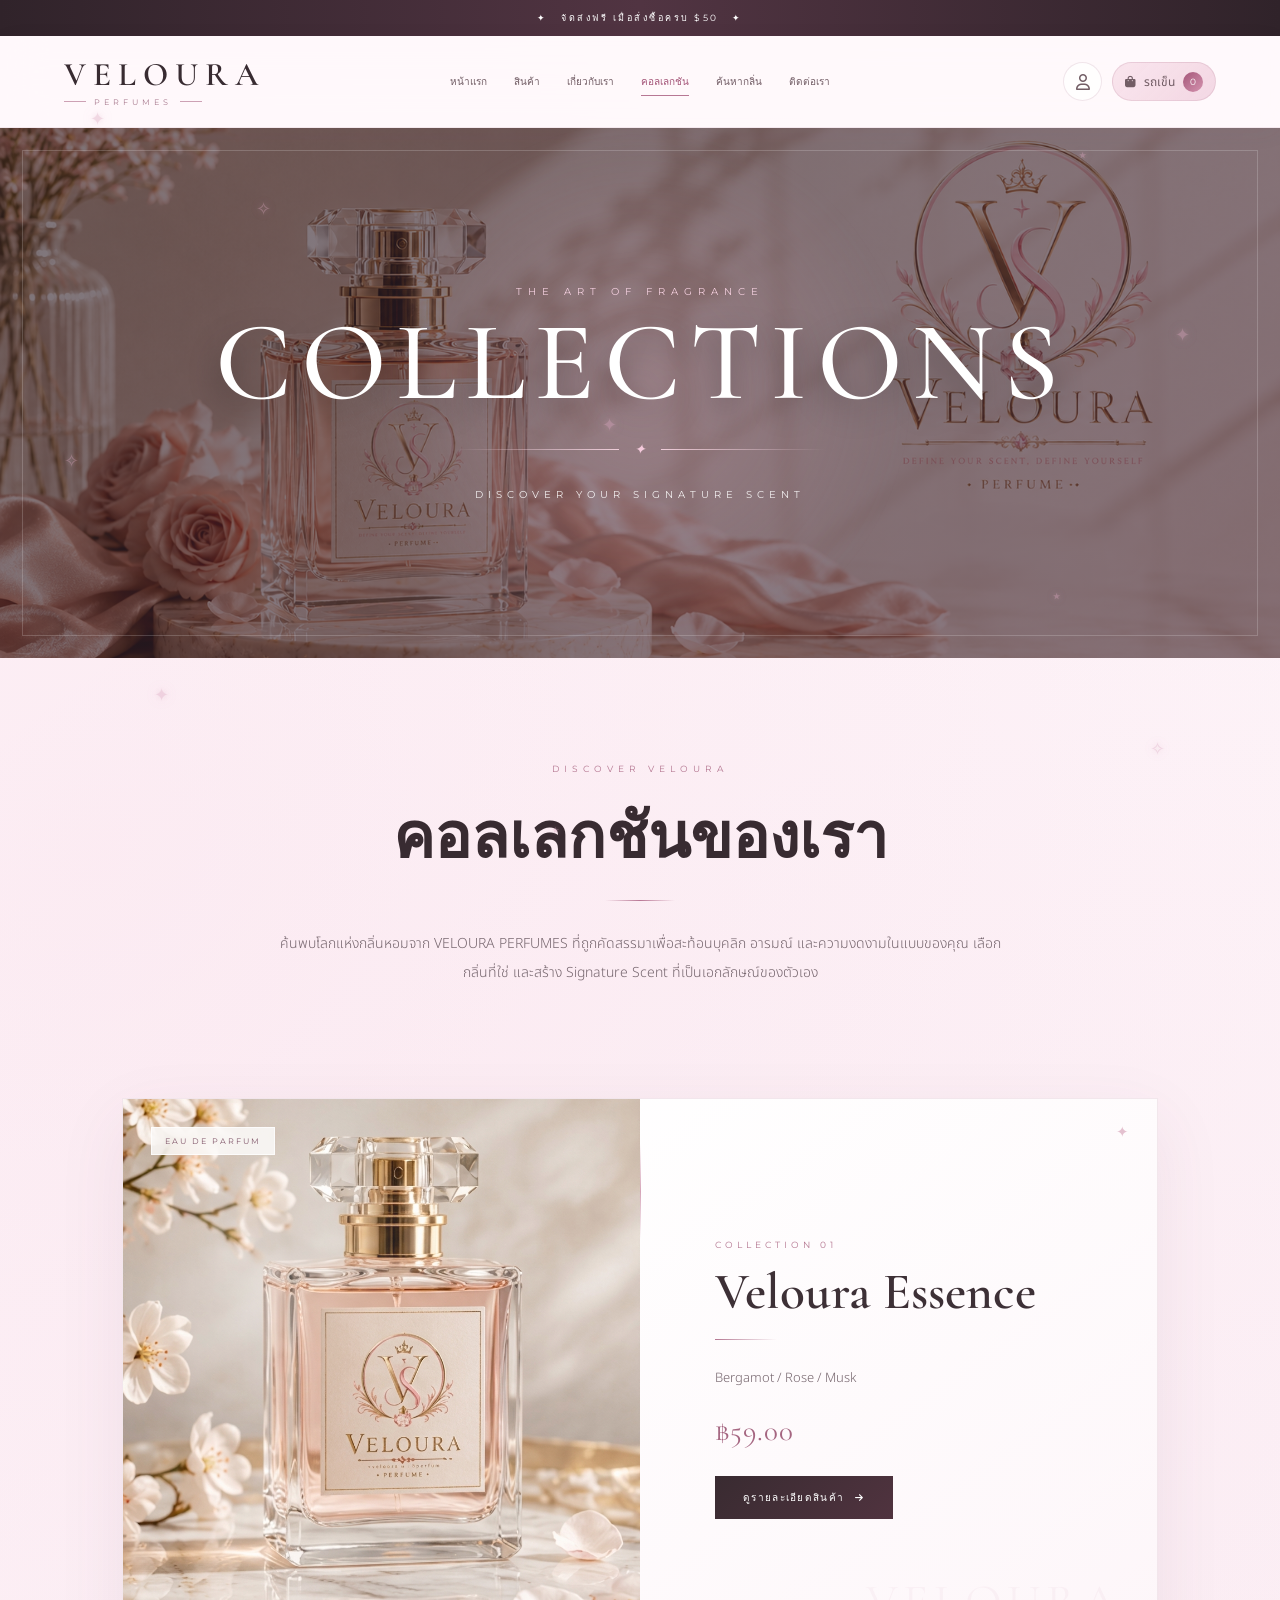
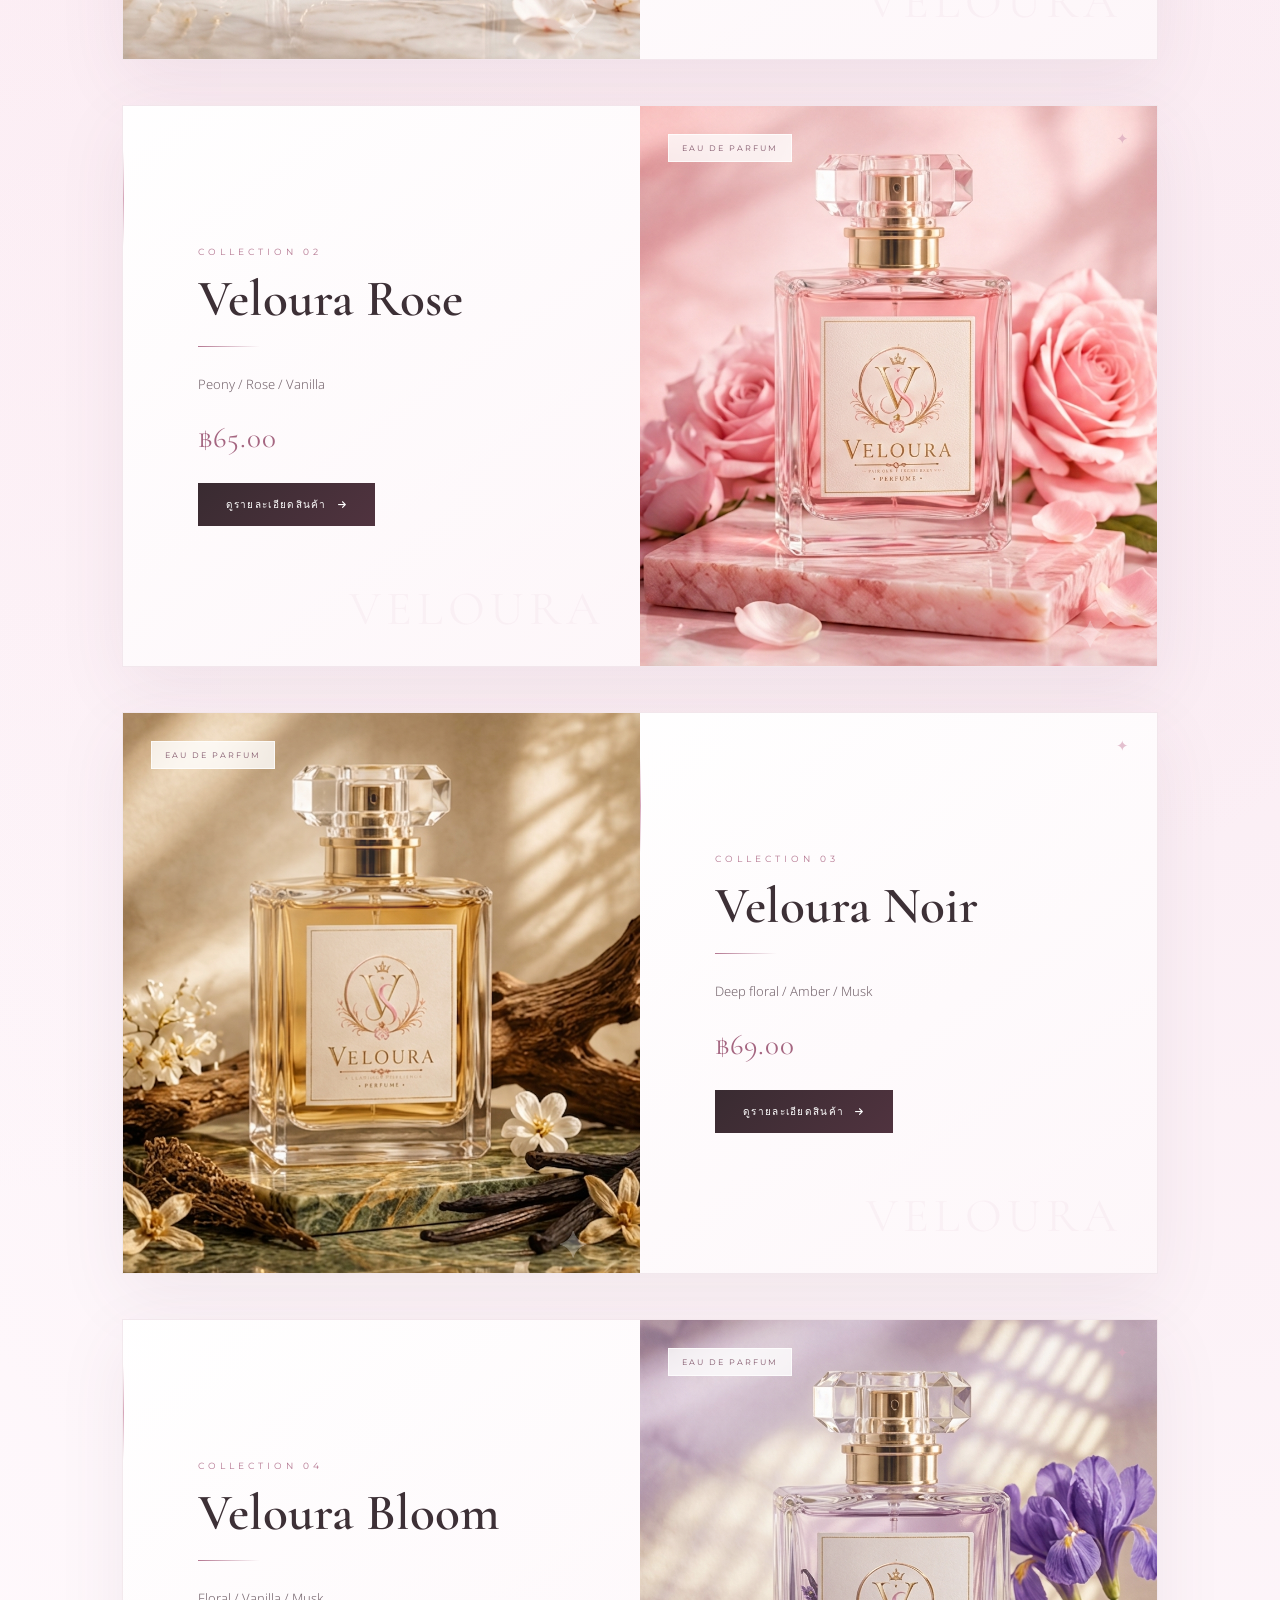
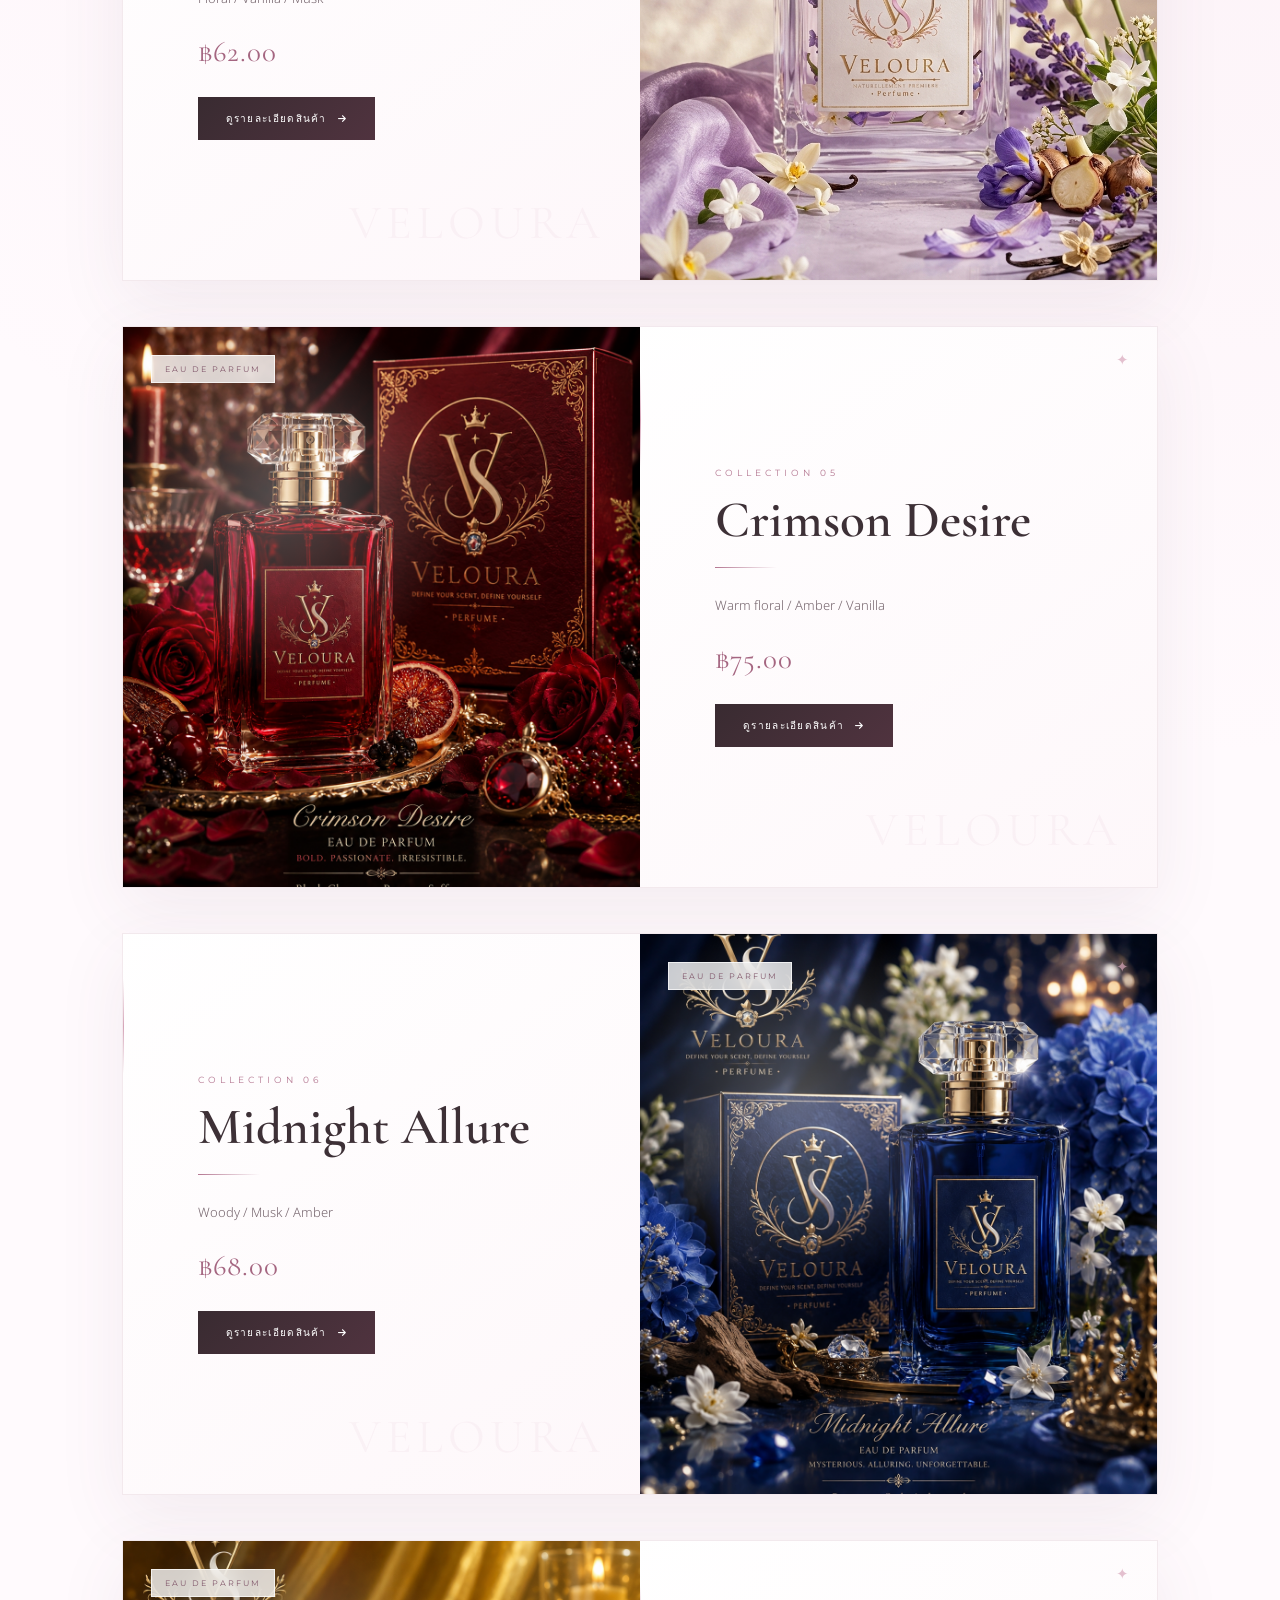
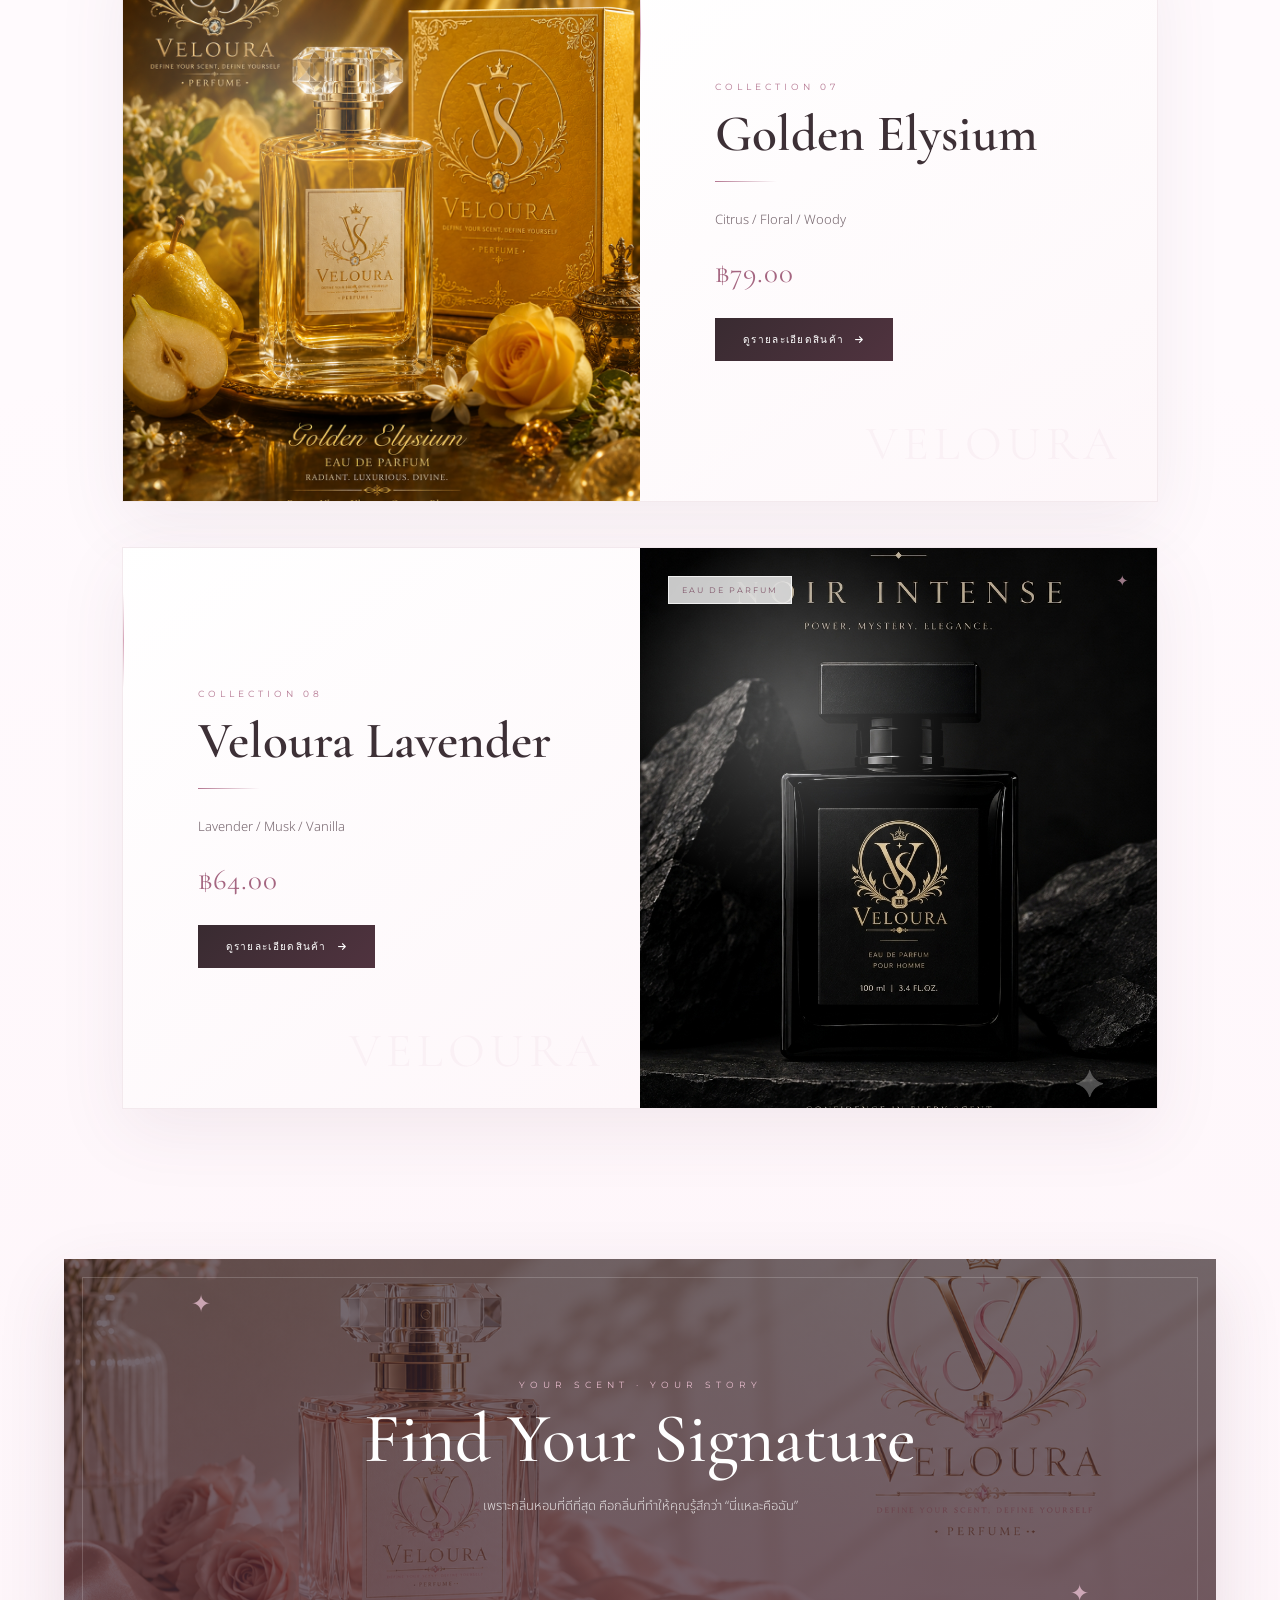
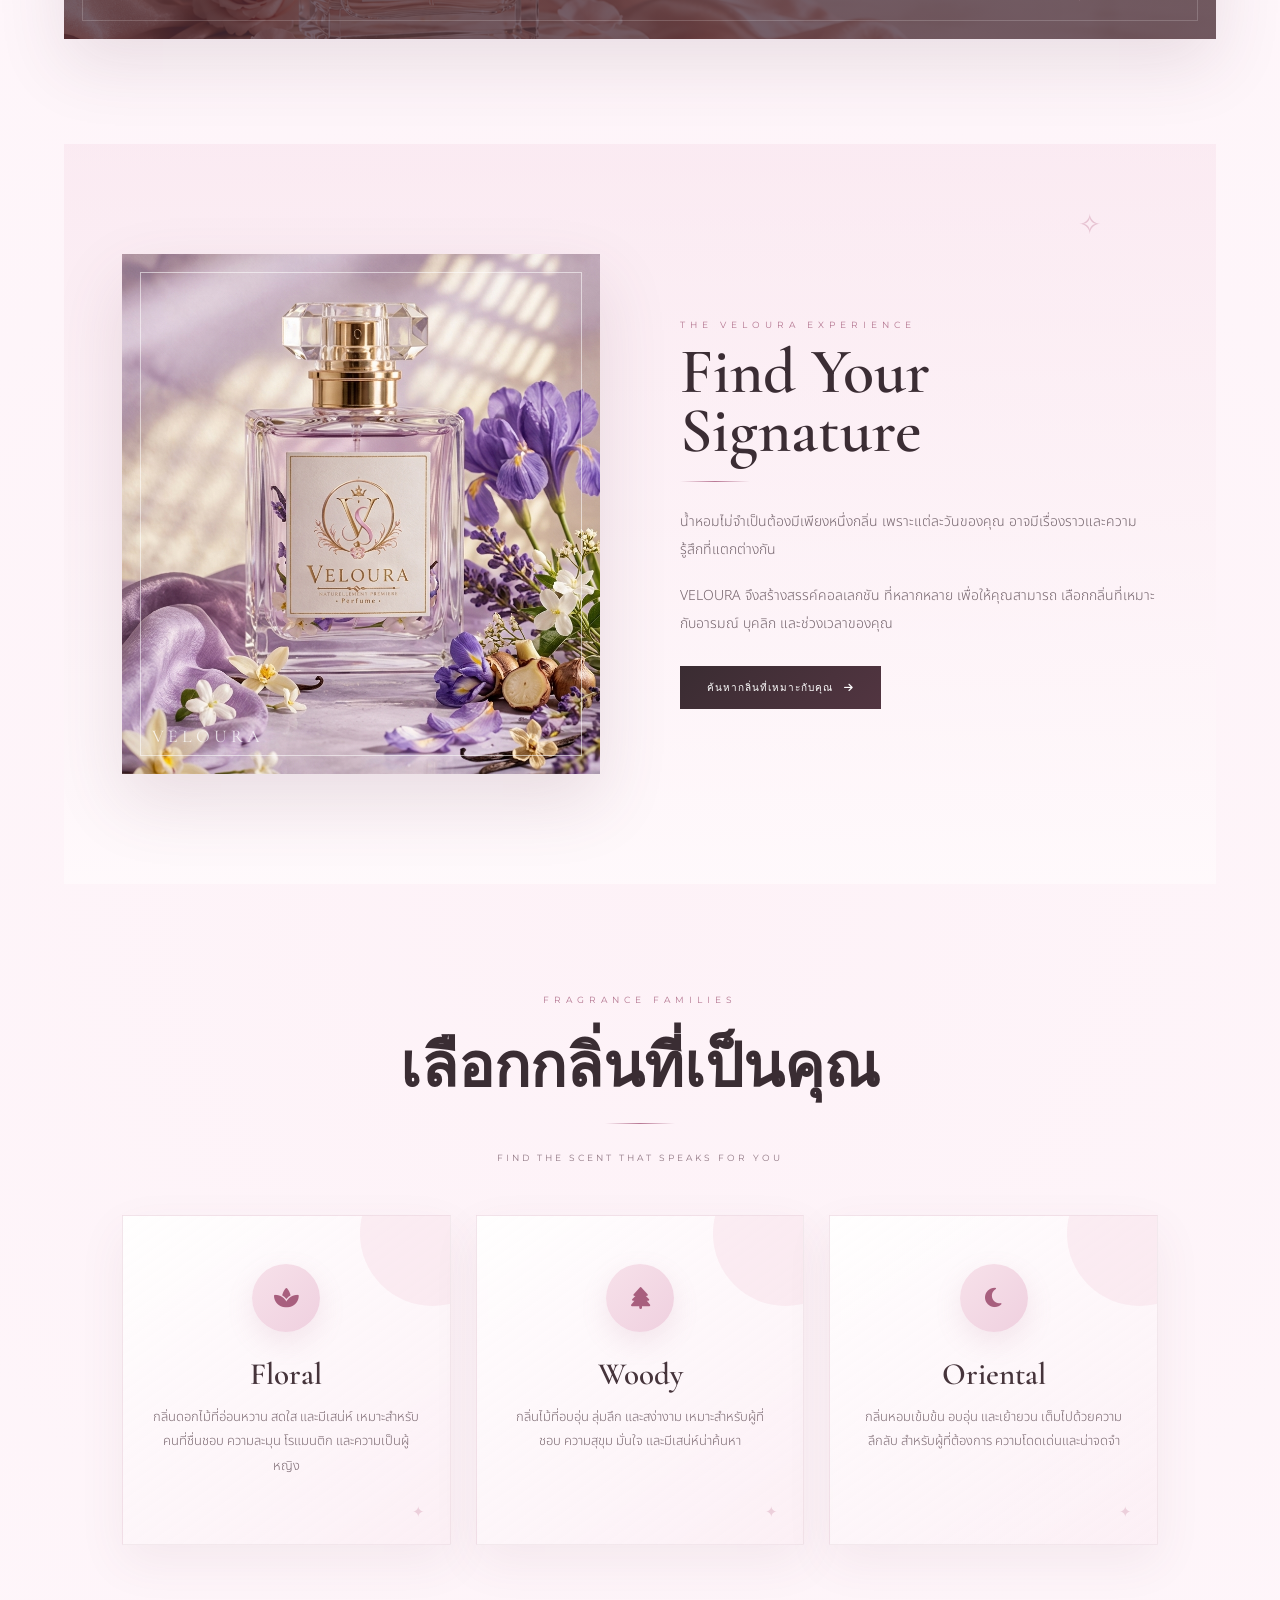
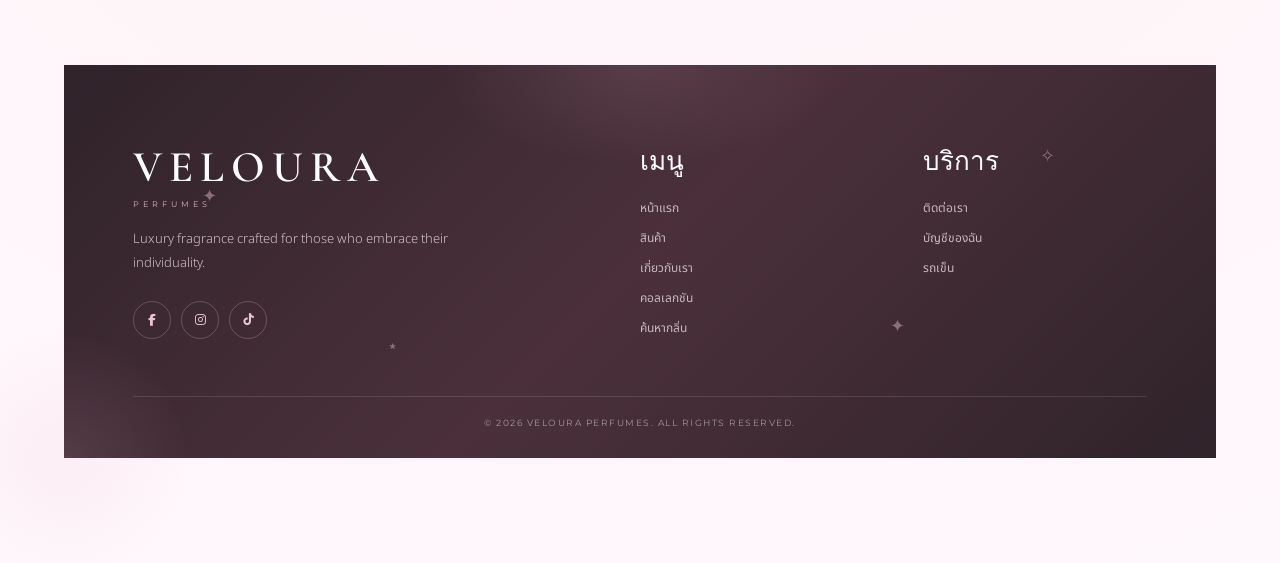
<file: collection.html>
<!DOCTYPE html>
<html lang="th">

<head>

    <meta charset="UTF-8">

    <meta
        name="viewport"
        content="width=device-width, initial-scale=1.0"
    >

    <title>คอลเลกชัน | VELOURA PERFUMES</title>


    <!-- =====================================================
         GOOGLE FONTS
    ====================================================== -->

    <link rel="preconnect" href="https://fonts.googleapis.com">

    <link
        rel="preconnect"
        href="https://fonts.gstatic.com"
        crossorigin
    >

    <link
        href="https://fonts.googleapis.com/css2?family=Cormorant+Garamond:wght@400;500;600;700&family=Montserrat:wght@300;400;500;600&family=Noto+Sans+Thai:wght@300;400;500;600&display=swap"
        rel="stylesheet"
    >


    <!-- =====================================================
         FONT AWESOME
    ====================================================== -->

    <link
        rel="stylesheet"
        href="https://cdnjs.cloudflare.com/ajax/libs/font-awesome/6.5.2/css/all.min.css"
    >


<style>

/* =========================================================
   RESET
========================================================= */

* {
    margin: 0;
    padding: 0;
    box-sizing: border-box;
}

html {
    scroll-behavior: smooth;
}

body {

    font-family:
        "Noto Sans Thai",
        "Montserrat",
        sans-serif;

    color: #33282d;

    background:

        radial-gradient(
            circle at 8% 10%,
            rgba(242,192,211,.24),
            transparent 25%
        ),

        radial-gradient(
            circle at 90% 25%,
            rgba(232,184,205,.20),
            transparent 28%
        ),

        radial-gradient(
            circle at 50% 85%,
            rgba(247,210,225,.20),
            transparent 30%
        ),

        #fffafd;

    overflow-x: hidden;
}

a {
    text-decoration: none;
    color: inherit;
}


/* =========================================================
   SELECTION
========================================================= */

::selection {
    background: #e9bfd1;
    color: #3c2932;
}


/* =========================================================
   SPARKLE LAYER
========================================================= */

.sparkle-layer {

    position: fixed;

    inset: 0;

    pointer-events: none;

    z-index: 9999;

    overflow: hidden;
}

.sparkle {

    position: absolute;

    color: #dca9c1;

    font-family:
        "Cormorant Garamond",
        serif;

    font-size: 18px;

    opacity: .4;

    text-shadow:
        0 0 5px rgba(220,169,193,.7),
        0 0 15px rgba(220,169,193,.5);

    animation:
        twinkle 4s ease-in-out infinite;
}

.s1 {
    top: 12%;
    left: 7%;
}

.s2 {
    top: 22%;
    left: 20%;
    animation-delay: 1s;
}

.s3 {
    top: 16%;
    right: 15%;
    animation-delay: 2s;
}

.s4 {
    top: 36%;
    right: 7%;
    animation-delay: 1.4s;
}

.s5 {
    top: 50%;
    left: 5%;
    animation-delay: 2.4s;
}

.s6 {
    top: 65%;
    right: 17%;
    animation-delay: .8s;
}

.s7 {
    top: 76%;
    left: 12%;
    animation-delay: 3s;
}

.s8 {
    top: 82%;
    right: 9%;
    animation-delay: 1.7s;
}

.s9 {
    top: 91%;
    left: 43%;
    animation-delay: 2.8s;
}

.s10 {
    top: 46%;
    left: 47%;
    animation-delay: 1.2s;
}

@keyframes twinkle {

    0%,
    100% {

        opacity: .15;

        transform:
            scale(.75)
            rotate(0deg);
    }

    50% {

        opacity: .9;

        transform:
            scale(1.35)
            rotate(18deg);
    }
}


/* =========================================================
   TOP BAR
========================================================= */

.top-bar {

    position: relative;

    height: 36px;

    display: flex;

    align-items: center;

    justify-content: center;

    background:

        linear-gradient(
            90deg,
            #30232a,
            #513442,
            #30232a
        );

    color: white;

    font-family:
        "Montserrat",
        sans-serif;

    font-size: 9px;

    letter-spacing: 2.5px;

    overflow: hidden;
}

.top-bar::after {

    content: "";

    position: absolute;

    top: 0;

    left: -100%;

    width: 55%;

    height: 100%;

    background:

        linear-gradient(
            90deg,
            transparent,
            rgba(255,255,255,.18),
            transparent
        );

    animation:
        topShine 5s infinite;
}

@keyframes topShine {

    0% {
        left: -100%;
    }

    50% {
        left: 130%;
    }

    100% {
        left: 130%;
    }
}


/* =========================================================
   NAVBAR
========================================================= */

nav {

    position: sticky;

    top: 0;

    z-index: 1000;

    min-height: 92px;

    display: grid;

    grid-template-columns:
        220px
        1fr
        220px;

    align-items: center;

    padding: 0 5%;

    background:
        rgba(255,250,252,.86);

    backdrop-filter:
        blur(20px);

    -webkit-backdrop-filter:
        blur(20px);

    border-bottom:
        1px solid
        rgba(183,137,157,.15);

    box-shadow:
        0 5px 25px
        rgba(105,65,82,.04);
}


/* =========================================================
   LOGO
========================================================= */

.logo {

    display: inline-block;

    text-align: left;

    line-height: 1;
}

.logo-main {

    display: block;

    font-family:
        "Cormorant Garamond",
        serif;

    font-size: 33px;

    font-weight: 600;

    letter-spacing: 7px;

    color: #382b31;

    transition: .3s;
}

.logo:hover .logo-main {
    color: #a55779;
}

.logo-sub {

    display: flex;

    align-items: center;

    gap: 8px;

    margin-top: 7px;

    font-family:
        "Montserrat",
        sans-serif;

    font-size: 8px;

    letter-spacing: 4px;

    color: #a8798d;
}

.logo-sub::before,
.logo-sub::after {

    content: "";

    width: 22px;

    height: 1px;

    background: #cda1b4;
}


/* =========================================================
   NAV LINKS
========================================================= */

.nav-links {

    display: flex;

    align-items: center;

    justify-content: center;

    gap: 27px;
}

.nav-links a {

    position: relative;

    padding: 10px 0;

    font-family:
        "Montserrat",
        sans-serif;

    font-size: 10px;

    font-weight: 500;

    color: #725d65;

    transition: .3s;
}

.nav-links a::after {

    content: "";

    position: absolute;

    bottom: 3px;

    left: 50%;

    width: 0;

    height: 1px;

    background: #b77894;

    transform:
        translateX(-50%);

    transition:
        width .3s ease;
}

.nav-links a:hover,
.nav-links a.active {

    color: #a55779;
}

.nav-links a:hover::after,
.nav-links a.active::after {

    width: 100%;
}


/* =========================================================
   NAV RIGHT
========================================================= */

.nav-right {

    display: flex;

    justify-content: flex-end;

    align-items: center;

    gap: 10px;
}

.account-btn {

    width: 39px;

    height: 39px;

    display: flex;

    align-items: center;

    justify-content: center;

    border-radius: 50%;

    color: #725d65;

    background:
        rgba(255,255,255,.8);

    border:
        1px solid
        rgba(190,143,164,.22);

    transition: .3s;
}

.account-btn:hover {

    color: #a55779;

    transform:
        translateY(-3px);

    box-shadow:
        0 8px 20px
        rgba(165,87,121,.12);
}

.cart-btn {

    min-width: 82px;

    height: 39px;

    padding: 0 12px;

    display: flex;

    align-items: center;

    justify-content: center;

    gap: 8px;

    border-radius: 30px;

    background:
        linear-gradient(
            135deg,
            rgba(248,224,234,.8),
            rgba(239,204,219,.75)
        );

    border:
        1px solid
        rgba(190,143,164,.25);

    color: #725d65;

    font-size: 12px;

    transition: .3s;
}

.cart-btn:hover {

    transform:
        translateY(-3px);

    box-shadow:
        0 10px 25px
        rgba(165,87,121,.12);
}

.cart-count {

    min-width: 20px;

    height: 20px;

    display: flex;

    align-items: center;

    justify-content: center;

    border-radius: 50%;

    background:

        linear-gradient(
            135deg,
            #a55779,
            #d493af
        );

    color: white;

    font-family:
        "Montserrat",
        sans-serif;

    font-size: 9px;
}


/* =========================================================
   HERO
========================================================= */

.collection-hero {

    position: relative;

    min-height: 530px;

    display: flex;

    align-items: center;

    justify-content: center;

    text-align: center;

    color: white;

    background:

        linear-gradient(
            135deg,
            rgba(43,29,37,.60),
            rgba(76,48,61,.66)
        ),

        url("images/perfume-hero.jpg")
        center / cover no-repeat;

    overflow: hidden;
}

.collection-hero::before {

    content: "";

    position: absolute;

    width: 550px;

    height: 550px;

    border-radius: 50%;

    background:

        radial-gradient(
            circle,
            rgba(255,201,222,.20),
            transparent 70%
        );

    filter: blur(5px);

    animation:
        heroOrb 9s ease-in-out infinite;
}

.collection-hero::after {

    content: "";

    position: absolute;

    inset: 22px;

    border:
        1px solid
        rgba(255,255,255,.18);

    pointer-events: none;
}

@keyframes heroOrb {

    0%,
    100% {

        transform:
            translate(-100px,-20px)
            scale(1);
    }

    50% {

        transform:
            translate(100px,35px)
            scale(1.12);
    }
}

.hero-content {

    position: relative;

    z-index: 2;

    max-width: 900px;

    padding: 50px 25px;
}

.hero-kicker {

    margin-bottom: 17px;

    font-family:
        "Montserrat",
        sans-serif;

    font-size: 10px;

    letter-spacing: 6px;

    color: #f2cedd;
}

.hero-content h1 {

    font-family:
        "Cormorant Garamond",
        serif;

    font-size:
        clamp(60px,9vw,112px);

    font-weight: 500;

    line-height: .85;

    letter-spacing: 9px;

    text-shadow:
        0 10px 30px
        rgba(0,0,0,.35);
}

.hero-line {

    display: flex;

    align-items: center;

    justify-content: center;

    gap: 15px;

    width: min(370px,80%);

    margin: 28px auto;
}

.hero-line span {

    height: 1px;

    flex: 1;

    background:

        linear-gradient(
            90deg,
            transparent,
            rgba(255,220,233,.85)
        );
}

.hero-line span:last-child {

    background:

        linear-gradient(
            90deg,
            rgba(255,220,233,.85),
            transparent
        );
}

.hero-line i {

    color: #f4cadc;

    font-size: 14px;

    animation:
        sparkleRotate 3s ease-in-out infinite;
}

@keyframes sparkleRotate {

    0%,
    100% {
        transform: scale(1) rotate(0);
    }

    50% {
        transform: scale(1.3) rotate(15deg);
    }
}

.hero-content p {

    font-family:
        "Montserrat",
        sans-serif;

    font-size: 10px;

    letter-spacing: 5px;

    color:
        rgba(255,255,255,.88);
}


/* =========================================================
   INTRO
========================================================= */

.intro {

    max-width: 900px;

    margin: auto;

    padding:
        105px 30px 80px;

    text-align: center;
}

.intro-kicker {

    font-family:
        "Montserrat",
        sans-serif;

    font-size: 9px;

    letter-spacing: 5px;

    color: #b47791;

    margin-bottom: 13px;
}

.intro h2 {

    font-family:
        "Cormorant Garamond",
        serif;

    font-size:
        clamp(43px,5vw,62px);

    font-weight: 600;

    color: #382b31;

    margin-bottom: 15px;
}

.line {

    width: 70px;

    height: 1px;

    margin:
        0 auto 28px;

    background:

        linear-gradient(
            90deg,
            transparent,
            #b97895,
            transparent
        );
}

.intro p {

    max-width: 730px;

    margin: auto;

    color: #76666e;

    font-size: 14px;

    line-height: 2.1;

    font-weight: 300;
}


/* =========================================================
   PRODUCTS
========================================================= */

.products {

    max-width: 1380px;

    margin: auto;

    padding:
        15px 5%
        105px;
}


/* =========================================================
   PRODUCT ROW
========================================================= */

.product-row {

    position: relative;

    display: grid;

    grid-template-columns:
        1fr
        1fr;

    min-height: 560px;

    margin-bottom: 45px;

    background:
        rgba(255,255,255,.76);

    border:
        1px solid
        rgba(188,140,161,.18);

    box-shadow:
        0 22px 65px
        rgba(108,67,85,.08);

    overflow: hidden;

    transition:
        transform .45s ease,
        box-shadow .45s ease;
}

.product-row:hover {

    transform:
        translateY(-7px);

    box-shadow:
        0 30px 80px
        rgba(108,67,85,.14);
}

.product-row::before {

    content: "✦";

    position: absolute;

    top: 22px;

    right: 28px;

    z-index: 10;

    color: #d9a8bc;

    font-size: 15px;

    opacity: .7;

    animation:
        twinkle 4s ease-in-out infinite;
}


/* =========================================================
   IMAGE
========================================================= */

.product-image {

    position: relative;

    height: 560px;

    overflow: hidden;

    background:

        linear-gradient(
            135deg,
            #f8e9ef,
            #eee0e6
        );
}

.product-image::before {

    content: "";

    position: absolute;

    inset: 0;

    z-index: 2;

    background:

        radial-gradient(
            circle at 30% 30%,
            rgba(255,255,255,.30),
            transparent 35%
        );

    pointer-events: none;
}

.product-image::after {

    content: "";

    position: absolute;

    inset: 0;

    z-index: 3;

    background:

        linear-gradient(
            110deg,
            transparent 30%,
            rgba(255,255,255,.38) 48%,
            transparent 65%
        );

    transform:
        translateX(-120%);

    transition:
        transform .9s ease;

    pointer-events: none;
}

.product-row:hover
.product-image::after {

    transform:
        translateX(120%);
}

.product-image img {

    width: 100%;

    height: 100%;

    object-fit: cover;

    display: block;

    transition:
        transform .9s ease;
}

.product-row:hover
.product-image img {

    transform:
        scale(1.055);
}


/* =========================================================
   IMAGE BADGE
========================================================= */

.image-badge {

    position: absolute;

    top: 28px;

    left: 28px;

    z-index: 5;

    padding:
        8px 13px;

    background:
        rgba(255,255,255,.78);

    backdrop-filter:
        blur(10px);

    border:
        1px solid
        rgba(255,255,255,.7);

    color: #80566a;

    font-family:
        "Montserrat",
        sans-serif;

    font-size: 8px;

    letter-spacing: 2px;
}


/* =========================================================
   PRODUCT INFO
========================================================= */

.product-info {

    position: relative;

    display: flex;

    flex-direction: column;

    justify-content: center;

    padding: 75px;

    background:

        linear-gradient(
            145deg,
            rgba(255,255,255,.88),
            rgba(253,244,248,.68)
        );
}

.product-info::before {

    content: "";

    position: absolute;

    top: 45px;

    left: 0;

    width: 1px;

    height: 95px;

    background:

        linear-gradient(
            transparent,
            #d5a4b8,
            transparent
        );
}

.product-info::after {

    content: "VELOURA";

    position: absolute;

    bottom: 28px;

    right: 35px;

    font-family:
        "Cormorant Garamond",
        serif;

    font-size: 48px;

    letter-spacing: 5px;

    color:
        rgba(180,119,145,.06);

    pointer-events: none;
}

.product-number {

    font-family:
        "Montserrat",
        sans-serif;

    font-size: 9px;

    letter-spacing: 4px;

    color: #b47791;

    margin-bottom: 18px;
}

.product-info h2 {

    font-family:
        "Cormorant Garamond",
        serif;

    font-size:
        clamp(42px,4vw,64px);

    font-weight: 600;

    color: #3d3036;

    line-height: .95;

    margin-bottom: 22px;

    max-width: 600px;
}

.product-line {

    width: 62px;

    height: 1px;

    background:

        linear-gradient(
            90deg,
            #b47791,
            transparent
        );

    margin-bottom: 25px;
}

.product-description {

    max-width: 500px;

    color: #76666e;

    font-size: 13px;

    line-height: 2;

    font-weight: 300;

    margin-bottom: 22px;
}

.product-price {

    font-family:
        "Cormorant Garamond",
        serif;

    font-size: 29px;

    color: #a56681;

    letter-spacing: 1px;

    margin-bottom: 28px;
}


/* =========================================================
   PRODUCT BUTTON
========================================================= */

.product-button {

    position: relative;

    display: inline-flex;

    align-items: center;

    justify-content: center;

    gap: 11px;

    width: fit-content;

    padding:
        14px 28px;

    background:

        linear-gradient(
            135deg,
            #392b31,
            #50333f
        );

    color: white;

    font-family:
        "Montserrat",
        sans-serif;

    font-size: 10px;

    letter-spacing: 1.3px;

    overflow: hidden;

    transition: .35s;
}

.product-button::before {

    content: "";

    position: absolute;

    top: 0;

    left: -110%;

    width: 70%;

    height: 100%;

    background:

        linear-gradient(
            90deg,
            transparent,
            rgba(255,255,255,.24),
            transparent
        );

    transition:
        left .55s ease;
}

.product-button i {

    font-size: 9px;

    transition:
        transform .3s ease;
}

.product-button:hover {

    transform:
        translateY(-3px);

    background:

        linear-gradient(
            135deg,
            #a55779,
            #c783a0
        );

    box-shadow:
        0 12px 30px
        rgba(165,87,121,.20);
}

.product-button:hover::before {

    left: 130%;
}

.product-button:hover i {

    transform:
        translateX(4px);
}


/* =========================================================
   REVERSE
========================================================= */

.product-row.reverse
.product-image {

    order: 2;
}

.product-row.reverse
.product-info {

    order: 1;
}


/* =========================================================
   COLLECTION BANNER
========================================================= */

.collection-banner {

    position: relative;

    max-width: 1300px;

    min-height: 380px;

    margin:
        0 auto 105px;

    display: flex;

    align-items: center;

    justify-content: center;

    text-align: center;

    overflow: hidden;

    background:

        linear-gradient(
            rgba(48,33,41,.67),
            rgba(72,44,57,.76)
        ),

        url("images/perfume-hero.jpg")
        center / cover no-repeat;

    box-shadow:
        0 25px 65px
        rgba(86,53,68,.12);
}

.collection-banner::before {

    content: "";

    position: absolute;

    inset: 18px;

    border:
        1px solid
        rgba(255,255,255,.18);
}

.collection-banner::after {

    content: "✦";

    position: absolute;

    bottom: 28px;

    right: 11%;

    font-size: 23px;

    color: #edc3d5;

    opacity: .75;

    animation:
        twinkle 4s infinite;
}

.banner-corner {

    position: absolute;

    top: 28px;

    left: 11%;

    font-size: 24px;

    color: #edc3d5;

    opacity: .75;
}

.banner-content {

    position: relative;

    z-index: 2;

    max-width: 730px;

    padding: 45px 30px;
}

.banner-kicker {

    font-family:
        "Montserrat",
        sans-serif;

    font-size: 9px;

    letter-spacing: 5px;

    color: #e8bdce;

    margin-bottom: 16px;
}

.banner-content h2 {

    font-family:
        "Cormorant Garamond",
        serif;

    font-size:
        clamp(45px,6vw,70px);

    color: white;

    font-weight: 500;

    line-height: .95;

    margin-bottom: 20px;
}

.banner-content p {

    color:
        rgba(255,255,255,.80);

    font-size: 13px;

    line-height: 2;

    font-weight: 300;
}


/* =========================================================
   FEATURE
========================================================= */

.feature {

    position: relative;

    padding:
        110px 5%;

    background:

        linear-gradient(
            180deg,
            rgba(248,226,236,.55),
            rgba(255,250,252,.85)
        );

    overflow: hidden;
}

.feature::before {

    content: "✧";

    position: absolute;

    top: 60px;

    right: 10%;

    color: #d9a8bc;

    font-size: 28px;

    opacity: .6;
}

.feature-container {

    max-width: 1180px;

    margin: auto;

    display: grid;

    grid-template-columns:
        1fr
        1fr;

    gap: 80px;

    align-items: center;
}


/* =========================================================
   FEATURE IMAGE
========================================================= */

.feature-image {

    position: relative;

    height: 520px;

    overflow: hidden;

    box-shadow:
        0 28px 65px
        rgba(106,68,85,.14);
}

.feature-image img {

    width: 100%;

    height: 100%;

    object-fit: cover;

    display: block;

    transition:
        transform .9s ease;
}

.feature-image:hover img {

    transform:
        scale(1.05);
}

.feature-image::before {

    content: "";

    position: absolute;

    inset: 18px;

    z-index: 2;

    border:
        1px solid
        rgba(255,255,255,.55);

    pointer-events: none;
}

.feature-image::after {

    content: "VELOURA";

    position: absolute;

    bottom: 27px;

    left: 30px;

    z-index: 3;

    font-family:
        "Cormorant Garamond",
        serif;

    font-size: 18px;

    letter-spacing: 4px;

    color: rgba(255,255,255,.75);
}


/* =========================================================
   FEATURE TEXT
========================================================= */

.feature-text {

    padding:
        20px 0;
}

.feature-kicker {

    font-family:
        "Montserrat",
        sans-serif;

    font-size: 9px;

    letter-spacing: 5px;

    color: #b47791;

    margin-bottom: 13px;
}

.feature-text h2 {

    font-family:
        "Cormorant Garamond",
        serif;

    font-size:
        clamp(44px,5vw,64px);

    font-weight: 600;

    color: #3b2d34;

    line-height: .92;

    margin-bottom: 20px;
}

.feature-text .line {

    margin:
        0 0 26px;
}

.feature-text p {

    color: #76666e;

    font-size: 14px;

    line-height: 2;

    font-weight: 300;

    margin-bottom: 18px;

    max-width: 520px;
}

.feature-button {

    display: inline-flex;

    align-items: center;

    gap: 11px;

    margin-top: 10px;

    padding:
        14px 27px;

    background:

        linear-gradient(
            135deg,
            #3a2c32,
            #523541
        );

    color: white;

    font-family:
        "Montserrat",
        sans-serif;

    font-size: 10px;

    letter-spacing: 1px;

    transition: .35s;
}

.feature-button i {

    transition:
        transform .3s;
}

.feature-button:hover {

    background:

        linear-gradient(
            135deg,
            #a55779,
            #c783a0
        );

    transform:
        translateY(-3px);

    box-shadow:
        0 12px 30px
        rgba(165,87,121,.18);
}

.feature-button:hover i {

    transform:
        translateX(4px);
}


/* =========================================================
   NOTES
========================================================= */

.notes {

    max-width: 1180px;

    margin: auto;

    padding:
        110px 5%
        120px;

    text-align: center;
}

.notes-kicker {

    font-family:
        "Montserrat",
        sans-serif;

    font-size: 9px;

    letter-spacing: 5px;

    color: #b47791;

    margin-bottom: 13px;
}

.notes h2 {

    font-family:
        "Cormorant Garamond",
        serif;

    font-size:
        clamp(44px,5vw,60px);

    font-weight: 600;

    color: #3a2d33;

    margin-bottom: 10px;
}

.notes-subtitle {

    font-family:
        "Montserrat",
        sans-serif;

    color: #927985;

    font-size: 9px;

    letter-spacing: 3px;

    margin-bottom: 52px;
}

.notes-grid {

    display: grid;

    grid-template-columns:
        repeat(3,1fr);

    gap: 25px;
}


/* =========================================================
   NOTE CARD
========================================================= */

.note-card {

    position: relative;

    min-height: 330px;

    padding:
        48px 30px;

    background:

        linear-gradient(
            145deg,
            rgba(255,255,255,.9),
            rgba(251,238,244,.72)
        );

    border:
        1px solid
        rgba(188,140,161,.18);

    box-shadow:
        0 17px 45px
        rgba(109,70,87,.07);

    overflow: hidden;

    transition:
        transform .4s ease,
        box-shadow .4s ease;
}

.note-card::before {

    content: "";

    position: absolute;

    top: -55px;

    right: -55px;

    width: 145px;

    height: 145px;

    border-radius: 50%;

    background:
        rgba(241,204,219,.30);

    transition:
        transform .5s ease;
}

.note-card::after {

    content: "✦";

    position: absolute;

    bottom: 20px;

    right: 25px;

    color: #d9a8bc;

    opacity: .45;

    font-size: 15px;
}

.note-card:hover {

    transform:
        translateY(-9px);

    box-shadow:
        0 27px 60px
        rgba(109,70,87,.13);
}

.note-card:hover::before {

    transform:
        scale(1.25);
}


/* =========================================================
   NOTE ICON
========================================================= */

.note-icon {

    width: 68px;

    height: 68px;

    margin:
        0 auto 23px;

    display: flex;

    align-items: center;

    justify-content: center;

    border-radius: 50%;

    background:

        linear-gradient(
            135deg,
            #f7e1ea,
            #efd0df
        );

    color: #a85f7e;

    font-size: 22px;

    box-shadow:
        0 10px 28px
        rgba(177,116,145,.14);

    transition:
        transform .35s;
}

.note-card:hover
.note-icon {

    transform:
        rotate(-7deg)
        scale(1.08);
}

.note-card h3 {

    position: relative;

    font-family:
        "Cormorant Garamond",
        serif;

    font-size: 31px;

    font-weight: 600;

    color: #46343b;

    margin-bottom: 12px;
}

.note-card p {

    position: relative;

    color: #7d6b73;

    font-size: 13px;

    line-height: 1.9;

    font-weight: 300;
}


/* =========================================================
   FOOTER
========================================================= */

footer {

    position: relative;

    padding:
        75px 6% 30px;

    color: white;

    background:

        linear-gradient(
            135deg,
            #30232a,
            #4b303b,
            #30232a
        );

    overflow: hidden;
}

footer::before {

    content: "";

    position: absolute;

    top: -100px;

    left: 50%;

    width: 400px;

    height: 200px;

    transform:
        translateX(-50%);

    background:
        radial-gradient(
            ellipse,
            rgba(221,169,193,.13),
            transparent 70%
        );
}

.footer-container {

    position: relative;

    z-index: 2;

    max-width: 1200px;

    margin: auto;

    display: grid;

    grid-template-columns:
        2fr
        1fr
        1fr;

    gap: 60px;
}

.footer-logo {

    font-family:
        "Cormorant Garamond",
        serif;

    font-size: 44px;

    font-weight: 600;

    letter-spacing: 7px;

    margin-bottom: 5px;
}

.footer-sub {

    font-family:
        "Montserrat",
        sans-serif;

    font-size: 8px;

    letter-spacing: 4px;

    color: #dcb5c6;

    margin-bottom: 18px;
}

footer p {

    max-width: 350px;

    color: #cfc0c7;

    font-size: 13px;

    line-height: 1.9;

    font-weight: 300;
}

footer h3 {

    font-family:
        "Cormorant Garamond",
        serif;

    font-size: 26px;

    font-weight: 500;

    margin-bottom: 18px;
}

footer a {

    display: block;

    color: #c8b8bf;

    font-size: 12px;

    margin-bottom: 12px;

    transition: .3s;
}

footer a:hover {

    color: #f1cddd;

    transform:
        translateX(4px);
}


/* =========================================================
   SOCIAL
========================================================= */

.footer-socials {

    display: flex;

    gap: 10px;

    margin-top: 25px;
}

.footer-socials a {

    width: 38px;

    height: 38px;

    display: flex;

    align-items: center;

    justify-content: center;

    border-radius: 50%;

    border:
        1px solid
        rgba(236,198,214,.25);

    color: #e6c4d2;

    transition: .3s;
}

.footer-socials a:hover {

    color: white;

    background:
        rgba(229,181,201,.15);

    transform:
        translateY(-4px);
}


/* =========================================================
   FOOTER SPARKLES
========================================================= */

.footer-sparkle {

    position: absolute;

    color:
        rgba(238,193,211,.45);

    font-size: 18px;

    animation:
        twinkle 4s ease-in-out infinite;
}

.fs1 {
    left: 12%;
    top: 30%;
}

.fs2 {
    right: 14%;
    top: 20%;
    animation-delay: 1s;
}

.fs3 {
    left: 28%;
    bottom: 25%;
    animation-delay: 2s;
}

.fs4 {
    right: 27%;
    bottom: 30%;
    animation-delay: 1.5s;
}


/* =========================================================
   COPYRIGHT
========================================================= */

.copyright {

    position: relative;

    z-index: 2;

    max-width: 1200px;

    margin:
        45px auto 0;

    padding-top: 20px;

    text-align: center;

    border-top:
        1px solid
        rgba(255,255,255,.12);

    color:
        rgba(255,255,255,.5);

    font-family:
        "Montserrat",
        sans-serif;

    font-size: 9px;

    letter-spacing: 1.5px;
}


/* =========================================================
   BACK TO TOP
========================================================= */

.back-top {

    position: fixed;

    right: 25px;

    bottom: 25px;

    width: 44px;

    height: 44px;

    display: flex;

    align-items: center;

    justify-content: center;

    border-radius: 50%;

    background:
        rgba(255,239,246,.94);

    border:
        1px solid
        rgba(183,124,149,.25);

    color: #a35d7a;

    box-shadow:
        0 10px 25px
        rgba(91,55,70,.14);

    opacity: 0;

    visibility: hidden;

    transform:
        translateY(10px);

    transition: .3s;

    z-index: 999;
}

.back-top.show {

    opacity: 1;

    visibility: visible;

    transform:
        translateY(0);
}

.back-top:hover {

    transform:
        translateY(-5px);

    background:
        #f7dce8;
}


/* =========================================================
   MOUSE GLOW
========================================================= */

.mouse-glow {

    position: fixed;

    width: 260px;

    height: 260px;

    border-radius: 50%;

    pointer-events: none;

    background:

        radial-gradient(
            circle,
            rgba(238,184,207,.13),
            transparent 70%
        );

    transform:
        translate(-50%,-50%);

    z-index: 0;
}


/* =========================================================
   RESPONSIVE 1100
========================================================= */

@media (max-width:1100px) {

    nav {

        grid-template-columns:
            180px
            1fr
            150px;

        padding:
            0 3%;
    }

    .nav-links {

        gap: 16px;
    }

    .nav-links a {

        font-size: 9px;
    }

    .product-info {

        padding: 55px;
    }

    .feature-container {

        gap: 50px;
    }
}


/* =========================================================
   RESPONSIVE 900
========================================================= */

@media (max-width:900px) {

    nav {

        grid-template-columns:
            1fr auto;

        min-height: 82px;
    }

    .nav-links {
        display: none;
    }

    .product-row {

        grid-template-columns:
            1fr;

        min-height: auto;
    }

    .product-row.reverse
    .product-image {

        order: 1;
    }

    .product-row.reverse
    .product-info {

        order: 2;
    }

    .product-image {

        height: 460px;
    }

    .product-info {

        padding:
            60px 50px;
    }

    .feature-container {

        grid-template-columns:
            1fr;

        gap: 50px;
    }

    .feature-image {

        max-width: 700px;

        width: 100%;

        margin: auto;
    }

    .feature-text {

        text-align: center;
    }

    .feature-text p {

        margin-left: auto;

        margin-right: auto;
    }

    .feature-text .line {

        margin:
            0 auto 25px;
    }

    .notes-grid {

        grid-template-columns:
            1fr 1fr;
    }

    .footer-container {

        grid-template-columns:
            1fr 1fr;
    }

    .footer-container > div:first-child {

        grid-column:
            1 / -1;
    }
}


/* =========================================================
   RESPONSIVE 600
========================================================= */

@media (max-width:600px) {

    .top-bar {

        height: 34px;

        font-size: 7px;

        letter-spacing: 1px;
    }

    nav {

        padding:
            0 18px;
    }

    .logo-main {

        font-size: 27px;

        letter-spacing: 5px;
    }

    .logo-sub {

        font-size: 6px;

        letter-spacing: 2px;
    }

    .logo-sub::before,
    .logo-sub::after {

        width: 15px;
    }

    .account-btn {

        width: 35px;

        height: 35px;
    }

    .cart-btn {

        min-width: 60px;

        height: 35px;

        padding:
            0 9px;
    }

    .cart-btn span:not(.cart-count) {

        display: none;
    }

    .collection-hero {

        min-height: 430px;
    }

    .collection-hero::after {

        inset: 12px;
    }

    .hero-content h1 {

        font-size: 53px;

        letter-spacing: 4px;
    }

    .hero-kicker {

        font-size: 8px;

        letter-spacing: 3px;
    }

    .hero-content p {

        font-size: 8px;

        letter-spacing: 2px;
    }

    .intro {

        padding:
            75px 22px 55px;
    }

    .intro h2 {

        font-size: 43px;
    }

    .intro p {

        font-size: 13px;

        line-height: 2;
    }

    .products {

        padding:
            10px 18px 75px;
    }

    .product-row {

        margin-bottom: 28px;
    }

    .product-image {

        height: 370px;
    }

    .image-badge {

        top: 20px;

        left: 20px;

        font-size: 7px;
    }

    .product-info {

        padding:
            48px 28px;
    }

    .product-info h2 {

        font-size: 43px;
    }

    .product-description {

        font-size: 12px;
    }

    .product-button {

        padding:
            13px 21px;

        font-size: 9px;
    }

    .collection-banner {

        margin:
            0 18px 75px;

        min-height: 330px;
    }

    .banner-content {

        padding:
            30px 22px;
    }

    .banner-content h2 {

        font-size: 44px;
    }

    .banner-content p {

        font-size: 12px;
    }

    .feature {

        padding:
            75px 20px;
    }

    .feature-image {

        height: 400px;
    }

    .feature-text h2 {

        font-size: 46px;
    }

    .feature-text p {

        font-size: 13px;
    }

    .notes {

        padding:
            80px 20px 90px;
    }

    .notes-grid {

        grid-template-columns:
            1fr;
    }

    .note-card {

        min-height: auto;
    }

    .footer-container {

        grid-template-columns:
            1fr;
    }

    .footer-container > div:first-child {

        grid-column:
            auto;
    }

    footer {

        padding:
            65px 25px 30px;
    }

    .footer-logo {

        font-size: 36px;

        letter-spacing: 5px;
    }

    .back-top {

        right: 15px;

        bottom: 15px;
    }

    .mouse-glow {

        display: none;
    }
}


/* =========================================================
   VERY SMALL MOBILE
========================================================= */

@media (max-width:400px) {

    .logo-main {

        font-size: 24px;

        letter-spacing: 4px;
    }

    .hero-content h1 {

        font-size: 45px;
    }

    .product-info h2 {

        font-size: 38px;
    }

    .feature-text h2 {

        font-size: 40px;
    }
}


/* =========================================================
   REDUCED MOTION
========================================================= */

@media (prefers-reduced-motion: reduce) {

    *,
    *::before,
    *::after {

        animation-duration:
            .01ms !important;

        animation-iteration-count:
            1 !important;

        scroll-behavior:
            auto !important;

        transition-duration:
            .01ms !important;
    }
}

</style>

</head>


<body>


<!-- =========================================================
     SPARKLES
========================================================= -->

<div
    class="sparkle-layer"
    aria-hidden="true"
>

    <span class="sparkle s1">✦</span>
    <span class="sparkle s2">✧</span>
    <span class="sparkle s3">⋆</span>
    <span class="sparkle s4">✦</span>
    <span class="sparkle s5">✧</span>
    <span class="sparkle s6">⋆</span>
    <span class="sparkle s7">✦</span>
    <span class="sparkle s8">✧</span>
    <span class="sparkle s9">⋆</span>
    <span class="sparkle s10">✦</span>

</div>


<!-- =========================================================
     TOP BAR
========================================================= -->

<div class="top-bar">

    ✦ &nbsp;
    จัดส่งฟรี เมื่อสั่งซื้อครบ $50
    &nbsp; ✦

</div>


<!-- =========================================================
     NAVBAR
========================================================= -->

<nav>


    <!-- LOGO -->

    <a
        href="homeveloura.html"
        class="logo"
    >

        <span class="logo-main">
            VELOURA
        </span>

        <span class="logo-sub">
            PERFUMES
        </span>

    </a>


    <!-- MENU -->

    <div class="nav-links">

        <a href="homeveloura.html">
            หน้าแรก
        </a>

        <a href="products.html">
            สินค้า
        </a>

        <a href="about.html">
            เกี่ยวกับเรา
        </a>

        <a
            href="collection.html"
            class="active"
        >
            คอลเลกชัน
        </a>

        <a href="find-scent.html">
            ค้นหากลิ่น
        </a>

        <a href="contact.html">
            ติดต่อเรา
        </a>

    </div>


    <!-- RIGHT -->

    <div class="nav-right">

        <a
            href="profile.html"
            class="account-btn"
            title="บัญชีของฉัน"
        >

            <i class="fa-regular fa-user"></i>

        </a>


        <a
            href="cart.html"
            class="cart-btn"
            title="รถเข็น"
        >

            <i class="fa-solid fa-bag-shopping"></i>

            <span>
                รถเข็น
            </span>

            <span class="cart-count" id="cartCount">0</span>

        </a>

    </div>

</nav>


<!-- =========================================================
     HERO
========================================================= -->

<section class="collection-hero">

    <div class="hero-content">

        <div class="hero-kicker">

            THE ART OF FRAGRANCE

        </div>

        <h1>

            COLLECTIONS

        </h1>

        <div class="hero-line">

            <span></span>

            <i>✦</i>

            <span></span>

        </div>

        <p>

            DISCOVER YOUR SIGNATURE SCENT

        </p>

    </div>

</section>


<!-- =========================================================
     INTRO
========================================================= -->

<section class="intro">

    <div class="intro-kicker">

        DISCOVER VELOURA

    </div>

    <h2>

        คอลเลกชันของเรา

    </h2>

    <div class="line"></div>

    <p>

        ค้นพบโลกแห่งกลิ่นหอมจาก
        VELOURA PERFUMES
        ที่ถูกคัดสรรมาเพื่อสะท้อนบุคลิก
        อารมณ์ และความงดงามในแบบของคุณ
        เลือกกลิ่นที่ใช่ และสร้าง
        Signature Scent ที่เป็นเอกลักษณ์ของตัวเอง

    </p>

</section>


<!-- =========================================================
     PRODUCTS
========================================================= -->

<section class="products">


<section class="products">

    <article class="product-row">
        <div class="product-image">
            <div class="image-badge">EAU DE PARFUM</div>
            <img src="images/perfume1.jpg" alt="Veloura Essence" onerror="this.src='images/perfume-hero.jpg'">
        </div>
        <div class="product-info">
            <div class="product-number">COLLECTION 01</div>
            <h2>Veloura Essence</h2>
            <div class="product-line"></div>
            <p class="product-description">Bergamot / Rose / Musk</p>
            <div class="product-price">฿59.00</div>
            <a href="products.html" class="product-button">ดูรายละเอียดสินค้า <i class="fa-solid fa-arrow-right"></i></a>
        </div>
    </article>

    <article class="product-row reverse">
        <div class="product-image">
            <div class="image-badge">EAU DE PARFUM</div>
            <img src="images/perfume2.jpg" alt="Veloura Rose" onerror="this.src='images/perfume-hero.jpg'">
        </div>
        <div class="product-info">
            <div class="product-number">COLLECTION 02</div>
            <h2>Veloura Rose</h2>
            <div class="product-line"></div>
            <p class="product-description">Peony / Rose / Vanilla</p>
            <div class="product-price">฿65.00</div>
            <a href="products.html" class="product-button">ดูรายละเอียดสินค้า <i class="fa-solid fa-arrow-right"></i></a>
        </div>
    </article>

    <article class="product-row">
        <div class="product-image">
            <div class="image-badge">EAU DE PARFUM</div>
            <img src="images/perfume3.jpg" alt="Veloura Noir" onerror="this.src='images/perfume-hero.jpg'">
        </div>
        <div class="product-info">
            <div class="product-number">COLLECTION 03</div>
            <h2>Veloura Noir</h2>
            <div class="product-line"></div>
            <p class="product-description">Deep floral / Amber / Musk</p>
            <div class="product-price">฿69.00</div>
            <a href="products.html" class="product-button">ดูรายละเอียดสินค้า <i class="fa-solid fa-arrow-right"></i></a>
        </div>
    </article>

    <article class="product-row reverse">
        <div class="product-image">
            <div class="image-badge">EAU DE PARFUM</div>
            <img src="images/perfume4.jpg" alt="Veloura Bloom" onerror="this.src='images/perfume-hero.jpg'">
        </div>
        <div class="product-info">
            <div class="product-number">COLLECTION 04</div>
            <h2>Veloura Bloom</h2>
            <div class="product-line"></div>
            <p class="product-description">Floral / Vanilla / Musk</p>
            <div class="product-price">฿62.00</div>
            <a href="products.html" class="product-button">ดูรายละเอียดสินค้า <i class="fa-solid fa-arrow-right"></i></a>
        </div>
    </article>

    <article class="product-row">
        <div class="product-image">
            <div class="image-badge">EAU DE PARFUM</div>
            <img src="images/perfume5.jpg" alt="Crimson Desire" onerror="this.src='images/perfume-hero.jpg'">
        </div>
        <div class="product-info">
            <div class="product-number">COLLECTION 05</div>
            <h2>Crimson Desire</h2>
            <div class="product-line"></div>
            <p class="product-description">Warm floral / Amber / Vanilla</p>
            <div class="product-price">฿75.00</div>
            <a href="products.html" class="product-button">ดูรายละเอียดสินค้า <i class="fa-solid fa-arrow-right"></i></a>
        </div>
    </article>

    <article class="product-row reverse">
        <div class="product-image">
            <div class="image-badge">EAU DE PARFUM</div>
            <img src="images/perfume6.jpg" alt="Midnight Allure" onerror="this.src='images/perfume-hero.jpg'">
        </div>
        <div class="product-info">
            <div class="product-number">COLLECTION 06</div>
            <h2>Midnight Allure</h2>
            <div class="product-line"></div>
            <p class="product-description">Woody / Musk / Amber</p>
            <div class="product-price">฿68.00</div>
            <a href="products.html" class="product-button">ดูรายละเอียดสินค้า <i class="fa-solid fa-arrow-right"></i></a>
        </div>
    </article>

    <article class="product-row">
        <div class="product-image">
            <div class="image-badge">EAU DE PARFUM</div>
            <img src="images/perfume7.jpg" alt="Golden Elysium" onerror="this.src='images/perfume-hero.jpg'">
        </div>
        <div class="product-info">
            <div class="product-number">COLLECTION 07</div>
            <h2>Golden Elysium</h2>
            <div class="product-line"></div>
            <p class="product-description">Citrus / Floral / Woody</p>
            <div class="product-price">฿79.00</div>
            <a href="products.html" class="product-button">ดูรายละเอียดสินค้า <i class="fa-solid fa-arrow-right"></i></a>
        </div>
    </article>

    <article class="product-row reverse">
        <div class="product-image">
            <div class="image-badge">EAU DE PARFUM</div>
            <img src="images/NOIR INTENSE.jpg" alt="Veloura Lavender" onerror="this.src='images/perfume-hero.jpg'">
        </div>
        <div class="product-info">
            <div class="product-number">COLLECTION 08</div>
            <h2>Veloura Lavender</h2>
            <div class="product-line"></div>
            <p class="product-description">Lavender / Musk / Vanilla</p>
            <div class="product-price">฿64.00</div>
            <a href="products.html" class="product-button">ดูรายละเอียดสินค้า <i class="fa-solid fa-arrow-right"></i></a>
        </div>
    </article>
</section>


<!-- =========================================================
     COLLECTION BANNER
========================================================= -->

<section class="collection-banner">

    <span class="banner-corner">
        ✦
    </span>


    <div class="banner-content">

        <div class="banner-kicker">

            YOUR SCENT · YOUR STORY

        </div>

        <h2>

            Find Your Signature

        </h2>

        <p>

            เพราะกลิ่นหอมที่ดีที่สุด
            คือกลิ่นที่ทำให้คุณรู้สึกว่า
            “นี่แหละคือฉัน”

        </p>

    </div>

</section>


<!-- =========================================================
     FEATURE
========================================================= -->

<section class="feature">

    <div class="feature-container">


        <!-- IMAGE -->

        <div class="feature-image">

            <img
                src="images/perfume4.jpg"
                alt="Veloura Perfume Collection"
                onerror="this.src='images/perfume-hero.jpg'"
            >

        </div>


        <!-- TEXT -->

        <div class="feature-text">


            <div class="feature-kicker">

                THE VELOURA EXPERIENCE

            </div>


            <h2>

                Find Your
                <br>
                Signature

            </h2>


            <div class="line"></div>


            <p>

                น้ำหอมไม่จำเป็นต้องมีเพียงหนึ่งกลิ่น
                เพราะแต่ละวันของคุณ
                อาจมีเรื่องราวและความรู้สึกที่แตกต่างกัน

            </p>


            <p>

                VELOURA จึงสร้างสรรค์คอลเลกชัน
                ที่หลากหลาย เพื่อให้คุณสามารถ
                เลือกกลิ่นที่เหมาะกับอารมณ์
                บุคลิก และช่วงเวลาของคุณ

            </p>


            <a
                href="find-scent.html"
                class="feature-button"
            >

                ค้นหากลิ่นที่เหมาะกับคุณ

                <i class="fa-solid fa-arrow-right"></i>

            </a>


        </div>

    </div>

</section>


<!-- =========================================================
     FRAGRANCE NOTES
========================================================= -->

<section class="notes">


    <div class="notes-kicker">

        FRAGRANCE FAMILIES

    </div>


    <h2>

        เลือกกลิ่นที่เป็นคุณ

    </h2>


    <div class="line"></div>


    <p class="notes-subtitle">

        FIND THE SCENT THAT SPEAKS FOR YOU

    </p>


    <div class="notes-grid">


        <!-- FLORAL -->

        <div class="note-card">


            <div class="note-icon">

                <i class="fa-solid fa-spa"></i>

            </div>


            <h3>

                Floral

            </h3>


            <p>

                กลิ่นดอกไม้ที่อ่อนหวาน
                สดใส และมีเสน่ห์
                เหมาะสำหรับคนที่ชื่นชอบ
                ความละมุน โรแมนติก
                และความเป็นผู้หญิง

            </p>


        </div>


        <!-- WOODY -->

        <div class="note-card">


            <div class="note-icon">

                <i class="fa-solid fa-tree"></i>

            </div>


            <h3>

                Woody

            </h3>


            <p>

                กลิ่นไม้ที่อบอุ่น ลุ่มลึก
                และสง่างาม
                เหมาะสำหรับผู้ที่ชอบ
                ความสุขุม มั่นใจ
                และมีเสน่ห์น่าค้นหา

            </p>


        </div>


        <!-- ORIENTAL -->

        <div class="note-card">


            <div class="note-icon">

                <i class="fa-solid fa-moon"></i>

            </div>


            <h3>

                Oriental

            </h3>


            <p>

                กลิ่นหอมเข้มข้น
                อบอุ่น และเย้ายวน
                เต็มไปด้วยความลึกลับ
                สำหรับผู้ที่ต้องการ
                ความโดดเด่นและน่าจดจำ

            </p>


        </div>


    </div>

</section>


<!-- =========================================================
     FOOTER
========================================================= -->

<footer>


    <span class="footer-sparkle fs1">
        ✦
    </span>

    <span class="footer-sparkle fs2">
        ✧
    </span>

    <span class="footer-sparkle fs3">
        ⋆
    </span>

    <span class="footer-sparkle fs4">
        ✦
    </span>


    <div class="footer-container">


        <!-- ABOUT -->

        <div>

            <div class="footer-logo">

                VELOURA

            </div>


            <div class="footer-sub">

                PERFUMES

            </div>


            <p>

                Luxury fragrance crafted
                for those who embrace
                their individuality.

            </p>


            <div class="footer-socials">


                <a
                    href="#"
                    aria-label="Facebook"
                >

                    <i class="fa-brands fa-facebook-f"></i>

                </a>


                <a
                    href="#"
                    aria-label="Instagram"
                >

                    <i class="fa-brands fa-instagram"></i>

                </a>


                <a
                    href="#"
                    aria-label="TikTok"
                >

                    <i class="fa-brands fa-tiktok"></i>

                </a>


            </div>

        </div>


        <!-- MENU -->

        <div>

            <h3>
                เมนู
            </h3>

            <a href="index.html">
                หน้าแรก
            </a>

            <a href="products.html">
                สินค้า
            </a>

            <a href="about.html">
                เกี่ยวกับเรา
            </a>

            <a href="collection.html">
                คอลเลกชัน
            </a>

            <a href="find-scent.html">
                ค้นหากลิ่น
            </a>

        </div>


        <!-- SERVICE -->

        <div>

            <h3>
                บริการ
            </h3>

            <a href="contact.html">
                ติดต่อเรา
            </a>

            <a href="profile.html">
                บัญชีของฉัน
            </a>

            <a href="cart.html">
                รถเข็น
            </a>

        </div>


    </div>


    <div class="copyright">

        © <span id="year"></span>
        VELOURA PERFUMES.
        ALL RIGHTS RESERVED.

    </div>


</footer>


<!-- =========================================================
     BACK TO TOP
========================================================= -->

<a
    href="#"
    class="back-top"
    id="backTop"
    aria-label="กลับด้านบน"
>

    <i class="fa-solid fa-chevron-up"></i>

</a>


<!-- =========================================================
     MOUSE GLOW
========================================================= -->

<div
    class="mouse-glow"
    id="mouseGlow"
></div>


<!-- =========================================================
     JAVASCRIPT
========================================================= -->

<script>


/* =========================================================
   BACK TO TOP
========================================================= */

const backTop =
    document.getElementById("backTop");


window.addEventListener(
    "scroll",
    function () {

        if (window.scrollY > 400) {

            backTop.classList.add("show");

        } else {

            backTop.classList.remove("show");

        }

    }
);


backTop.addEventListener(
    "click",
    function (e) {

        e.preventDefault();

        window.scrollTo({

            top: 0,

            behavior: "smooth"

        });

    }
);


/* =========================================================
   MOUSE GLOW
========================================================= */

const mouseGlow =
    document.getElementById("mouseGlow");


document.addEventListener(
    "mousemove",
    function (e) {

        mouseGlow.style.left =
            e.clientX + "px";

        mouseGlow.style.top =
            e.clientY + "px";

    }
);


/* =========================================================
   MOBILE
========================================================= */

function checkMobile() {

    if (window.innerWidth <= 700) {

        mouseGlow.style.display =
            "none";

    } else {

        mouseGlow.style.display =
            "block";

    }

}


checkMobile();


window.addEventListener(
    "resize",
    checkMobile
);




/* =========================================================
   STATIC HTML HELPERS
========================================================= */

document.getElementById("year").textContent = new Date().getFullYear();

function updateCartCount() {
    const countEl = document.getElementById("cartCount");
    if (!countEl) return;
    try {
        const cart = JSON.parse(localStorage.getItem("velouraCart") || "[]");
        let count = 0;
        if (Array.isArray(cart)) {
            cart.forEach(item => {
                count += Number(item.quantity || item.qty || 0);
            });
        } else if (cart && typeof cart === "object") {
            Object.values(cart).forEach(q => count += Number(q || 0));
        }
        countEl.textContent = count;
    } catch (e) {
        countEl.textContent = "0";
    }
}

updateCartCount();

</script>


</body>

</html>
</file>
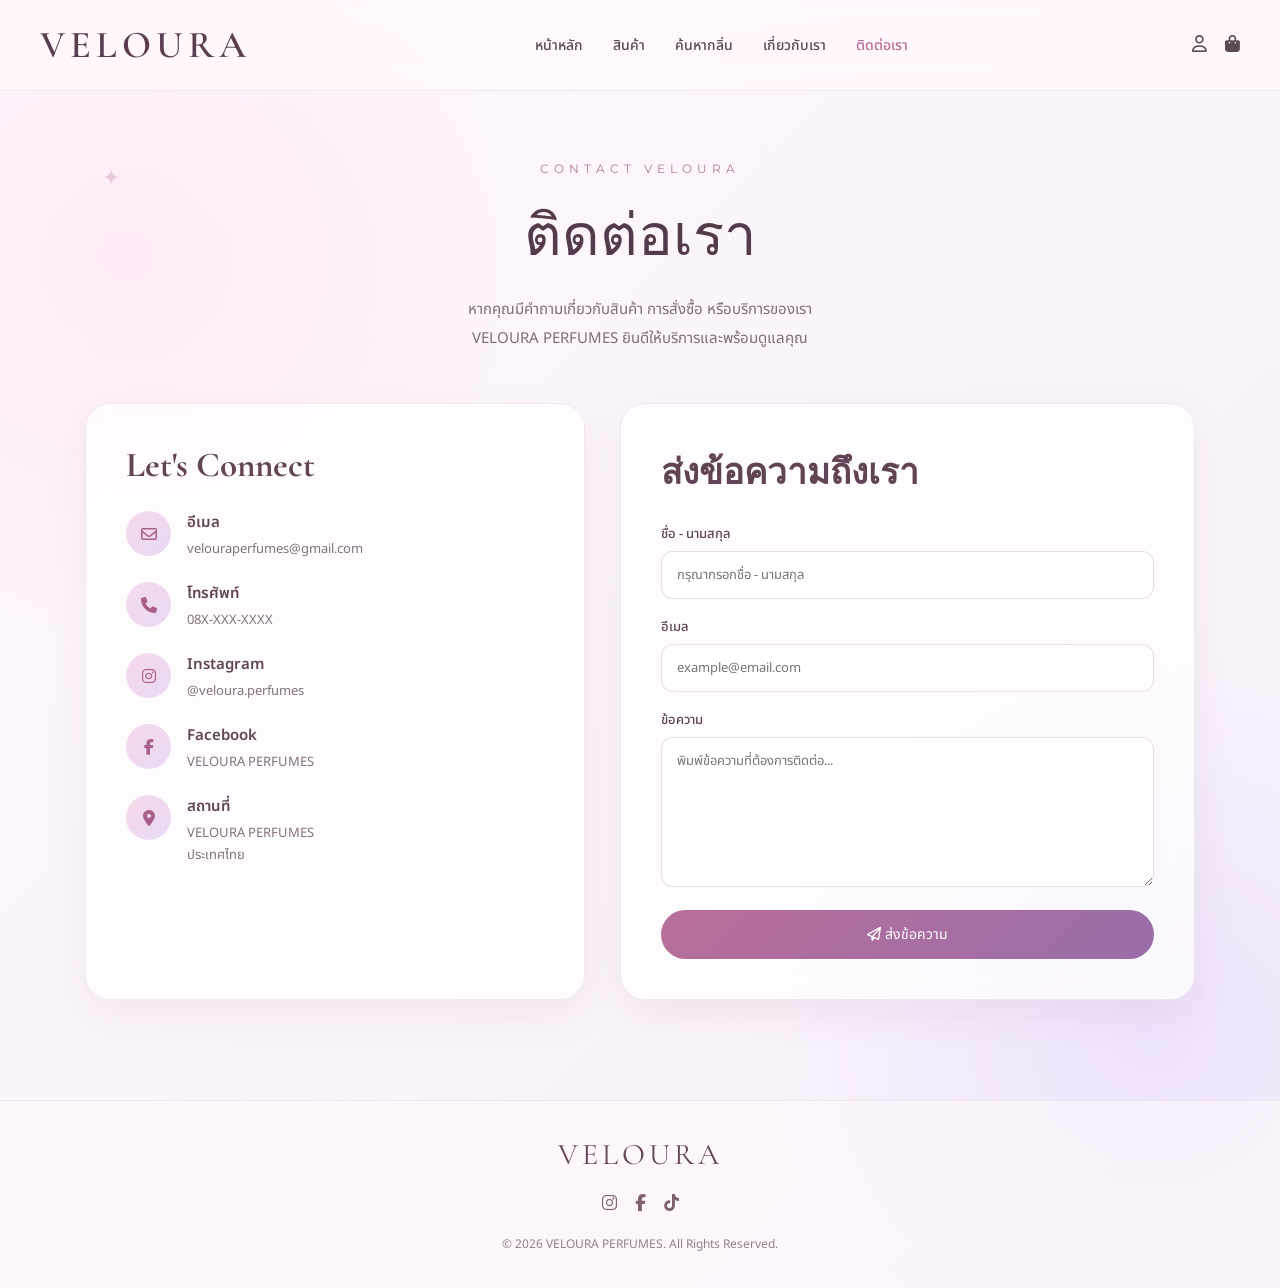
<file: contact.html>
<!DOCTYPE html>
<html lang="th">

<head>
    <meta charset="UTF-8">
    <meta name="viewport" content="width=device-width, initial-scale=1.0">

    <title>ติดต่อเรา | VELOURA PERFUMES</title>

    <meta name="description"
        content="ติดต่อ VELOURA PERFUMES ร้านน้ำหอมพรีเมียม สอบถามข้อมูลสินค้า การสั่งซื้อ และบริการต่าง ๆ">
    <meta name="keywords"
        content="VELOURA PERFUMES, น้ำหอม, น้ำหอมผู้หญิง, น้ำหอมผู้ชาย, น้ำหอมพรีเมียม, ติดต่อเรา">

    <link rel="preconnect" href="https://fonts.googleapis.com">
    <link rel="preconnect" href="https://fonts.gstatic.com" crossorigin>

    <link
        href="https://fonts.googleapis.com/css2?family=Cormorant+Garamond:wght@400;500;600;700&family=Montserrat:wght@300;400;500;600&family=Noto+Sans+Thai:wght@300;400;500;600&display=swap"
        rel="stylesheet">

    <link rel="stylesheet"
        href="https://cdnjs.cloudflare.com/ajax/libs/font-awesome/6.5.2/css/all.min.css">

    <style>
        * {
            margin: 0;
            padding: 0;
            box-sizing: border-box;
        }

        html {
            scroll-behavior: smooth;
        }

        body {
            font-family: "Noto Sans Thai", "Montserrat", sans-serif;
            background:
                radial-gradient(circle at 10% 20%, rgba(255, 220, 240, .45), transparent 25%),
                radial-gradient(circle at 90% 80%, rgba(225, 210, 255, .45), transparent 25%),
                linear-gradient(135deg, #fff8fc, #f8f0fa);
            color: #4a3a46;
            min-height: 100vh;
        }

        /* =========================
           Sparkles
        ========================= */

        body::before,
        body::after {
            content: "✦";
            position: fixed;
            font-size: 22px;
            color: rgba(191, 135, 170, .35);
            z-index: -1;
            animation: sparkle 3s infinite ease-in-out;
        }

        body::before {
            top: 18%;
            left: 8%;
        }

        body::after {
            bottom: 15%;
            right: 10%;
            animation-delay: 1.5s;
        }

        @keyframes sparkle {
            0%, 100% {
                opacity: .25;
                transform: scale(.8) rotate(0deg);
            }

            50% {
                opacity: 1;
                transform: scale(1.3) rotate(45deg);
            }
        }

        /* =========================
           Navbar
        ========================= */

        .navbar {
            position: sticky;
            top: 0;
            z-index: 1000;
            backdrop-filter: blur(15px);
            background: rgba(255, 248, 252, .82);
            border-bottom: 1px solid rgba(190, 150, 175, .18);
        }

        .nav-container {
            max-width: 1400px;
            margin: auto;
            min-height: 90px;
            display: flex;
            align-items: center;
            justify-content: space-between;
            padding: 15px 40px;
        }

        .logo {
            text-decoration: none;
            color: #5a3d50;
            font-family: "Cormorant Garamond", serif;
            font-size: 38px;
            font-weight: 600;
            letter-spacing: 5px;
        }

        .nav-menu {
            display: flex;
            align-items: center;
            gap: 30px;
            list-style: none;
        }

        .nav-menu a {
            text-decoration: none;
            color: #5a4855;
            font-size: 14px;
            font-weight: 500;
            transition: .3s;
        }

        .nav-menu a:hover,
        .nav-menu a.active {
            color: #b56b95;
        }

        .nav-icons {
            display: flex;
            gap: 18px;
            align-items: center;
        }

        .nav-icons a {
            color: #5a4855;
            font-size: 17px;
            text-decoration: none;
            transition: .3s;
        }

        .nav-icons a:hover {
            color: #b56b95;
            transform: translateY(-2px);
        }

        /* =========================
           Hero
        ========================= */

        .hero {
            max-width: 1200px;
            margin: 70px auto 30px;
            text-align: center;
            padding: 0 20px;
        }

        .hero-subtitle {
            font-family: "Montserrat", sans-serif;
            text-transform: uppercase;
            letter-spacing: 5px;
            font-size: 12px;
            color: #b27a9d;
            margin-bottom: 12px;
        }

        .hero h1 {
            font-family: "Cormorant Garamond", serif;
            font-size: 58px;
            font-weight: 500;
            color: #533b4d;
            margin-bottom: 15px;
        }

        .hero p {
            color: #806c78;
            font-size: 15px;
            line-height: 1.9;
        }

        /* =========================
           Contact Section
        ========================= */

        .contact-section {
            max-width: 1150px;
            margin: 50px auto 100px;
            padding: 0 20px;
            display: grid;
            grid-template-columns: 1fr 1.15fr;
            gap: 35px;
        }

        .contact-card {
            background: rgba(255, 255, 255, .72);
            border: 1px solid rgba(194, 151, 177, .2);
            border-radius: 25px;
            padding: 40px;
            box-shadow: 0 15px 40px rgba(110, 75, 100, .08);
            backdrop-filter: blur(12px);
        }

        .contact-card h2 {
            font-family: "Cormorant Garamond", serif;
            font-size: 35px;
            color: #604456;
            margin-bottom: 25px;
        }

        .contact-info {
            display: flex;
            flex-direction: column;
            gap: 22px;
        }

        .info-item {
            display: flex;
            align-items: flex-start;
            gap: 16px;
        }

        .info-icon {
            width: 45px;
            height: 45px;
            min-width: 45px;
            border-radius: 50%;
            background: linear-gradient(135deg, #f5d9e9, #e9d9f5);
            display: flex;
            align-items: center;
            justify-content: center;
            color: #a85f89;
        }

        .info-text h3 {
            font-size: 15px;
            font-weight: 600;
            color: #604456;
            margin-bottom: 4px;
        }

        .info-text p {
            font-size: 13px;
            color: #85727d;
            line-height: 1.7;
        }

        /* =========================
           Form
        ========================= */

        .contact-form {
            display: flex;
            flex-direction: column;
            gap: 18px;
        }

        .form-group {
            display: flex;
            flex-direction: column;
            gap: 7px;
        }

        .form-group label {
            font-size: 13px;
            color: #604456;
            font-weight: 500;
        }

        .form-group input,
        .form-group textarea {
            width: 100%;
            border: 1px solid rgba(181, 140, 165, .3);
            background: rgba(255, 255, 255, .75);
            border-radius: 12px;
            padding: 13px 15px;
            font-family: "Noto Sans Thai", sans-serif;
            font-size: 13px;
            color: #55434e;
            outline: none;
            transition: .3s;
        }

        .form-group input:focus,
        .form-group textarea:focus {
            border-color: #c58bab;
            box-shadow: 0 0 0 3px rgba(197, 139, 171, .1);
        }

        .form-group textarea {
            resize: vertical;
            min-height: 150px;
        }

        .submit-btn {
            border: none;
            background: linear-gradient(135deg, #b86e98, #9a6eaa);
            color: white;
            padding: 14px 25px;
            border-radius: 30px;
            font-family: "Noto Sans Thai", sans-serif;
            font-size: 14px;
            cursor: pointer;
            transition: .3s;
            margin-top: 5px;
        }

        .submit-btn:hover {
            transform: translateY(-2px);
            box-shadow: 0 10px 25px rgba(156, 101, 139, .25);
        }

        /* =========================
           Footer
        ========================= */

        footer {
            border-top: 1px solid rgba(190, 150, 175, .18);
            padding: 35px 20px;
            text-align: center;
            background: rgba(255, 250, 253, .6);
        }

        .footer-logo {
            font-family: "Cormorant Garamond", serif;
            font-size: 30px;
            letter-spacing: 4px;
            color: #654657;
            margin-bottom: 8px;
        }

        footer p {
            color: #927f89;
            font-size: 12px;
        }

        .social-icons {
            display: flex;
            justify-content: center;
            gap: 18px;
            margin: 18px 0;
        }

        .social-icons a {
            color: #806170;
            font-size: 17px;
            transition: .3s;
        }

        .social-icons a:hover {
            color: #b56b95;
            transform: translateY(-2px);
        }

        /* =========================
           Responsive
        ========================= */

        @media (max-width: 900px) {

            .nav-container {
                padding: 15px 20px;
            }

            .nav-menu {
                gap: 15px;
            }

            .contact-section {
                grid-template-columns: 1fr;
            }

            .hero h1 {
                font-size: 48px;
            }
        }

        @media (max-width: 650px) {

            .nav-container {
                flex-wrap: wrap;
                justify-content: center;
                gap: 12px;
            }

            .logo {
                width: 100%;
                text-align: center;
            }

            .nav-menu {
                gap: 12px;
                flex-wrap: wrap;
                justify-content: center;
            }

            .nav-menu a {
                font-size: 12px;
            }

            .nav-icons {
                display: none;
            }

            .hero {
                margin-top: 45px;
            }

            .hero h1 {
                font-size: 40px;
            }

            .contact-card {
                padding: 25px;
            }
        }
    </style>
</head>

<body>

    <!-- =========================
         Navigation
    ========================= -->

    <nav class="navbar">
        <div class="nav-container">

            <a href="index.html" class="logo">
                VELOURA
            </a>

            <ul class="nav-menu">
                <li>
                    <a href="index.html">หน้าหลัก</a>
                </li>

                <li>
                    <a href="products.html">สินค้า</a>
                </li>

                <li>
                    <a href="find-scent.html">ค้นหากลิ่น</a>
                </li>

                <li>
                    <a href="about.html">เกี่ยวกับเรา</a>
                </li>

                <li>
                    <a href="contact.html" class="active">ติดต่อเรา</a>
                </li>
            </ul>

            <div class="nav-icons">
                <a href="profile.html" title="บัญชีผู้ใช้">
                    <i class="fa-regular fa-user"></i>
                </a>

                <a href="cart.html" title="รถเข็น">
                    <i class="fa-solid fa-bag-shopping"></i>
                </a>
            </div>

        </div>
    </nav>


    <!-- =========================
         Hero
    ========================= -->

    <section class="hero">

        <div class="hero-subtitle">
            Contact VELOURA
        </div>

        <h1>ติดต่อเรา</h1>

        <p>
            หากคุณมีคำถามเกี่ยวกับสินค้า การสั่งซื้อ หรือบริการของเรา
            <br>
            VELOURA PERFUMES ยินดีให้บริการและพร้อมดูแลคุณ
        </p>

    </section>


    <!-- =========================
         Contact
    ========================= -->

    <section class="contact-section">

        <!-- Contact Information -->

        <div class="contact-card">

            <h2>Let's Connect</h2>

            <div class="contact-info">

                <div class="info-item">

                    <div class="info-icon">
                        <i class="fa-regular fa-envelope"></i>
                    </div>

                    <div class="info-text">
                        <h3>อีเมล</h3>
                        <p>
                            velouraperfumes@gmail.com
                        </p>
                    </div>

                </div>


                <div class="info-item">

                    <div class="info-icon">
                        <i class="fa-solid fa-phone"></i>
                    </div>

                    <div class="info-text">
                        <h3>โทรศัพท์</h3>
                        <p>
                            08X-XXX-XXXX
                        </p>
                    </div>

                </div>


                <div class="info-item">

                    <div class="info-icon">
                        <i class="fa-brands fa-instagram"></i>
                    </div>

                    <div class="info-text">
                        <h3>Instagram</h3>
                        <p>
                            @veloura.perfumes
                        </p>
                    </div>

                </div>


                <div class="info-item">

                    <div class="info-icon">
                        <i class="fa-brands fa-facebook-f"></i>
                    </div>

                    <div class="info-text">
                        <h3>Facebook</h3>
                        <p>
                            VELOURA PERFUMES
                        </p>
                    </div>

                </div>


                <div class="info-item">

                    <div class="info-icon">
                        <i class="fa-solid fa-location-dot"></i>
                    </div>

                    <div class="info-text">
                        <h3>สถานที่</h3>
                        <p>
                            VELOURA PERFUMES
                            <br>
                            ประเทศไทย
                        </p>
                    </div>

                </div>

            </div>

        </div>


        <!-- Contact Form -->

        <div class="contact-card">

            <h2>ส่งข้อความถึงเรา</h2>

            <form class="contact-form" onsubmit="showSuccess(event)">

                <div class="form-group">

                    <label for="name">
                        ชื่อ - นามสกุล
                    </label>

                    <input
                        type="text"
                        id="name"
                        name="name"
                        placeholder="กรุณากรอกชื่อ - นามสกุล"
                        required>

                </div>


                <div class="form-group">

                    <label for="email">
                        อีเมล
                    </label>

                    <input
                        type="email"
                        id="email"
                        name="email"
                        placeholder="example@email.com"
                        required>

                </div>


                <div class="form-group">

                    <label for="message">
                        ข้อความ
                    </label>

                    <textarea
                        id="message"
                        name="message"
                        placeholder="พิมพ์ข้อความที่ต้องการติดต่อ..."
                        required></textarea>

                </div>


                <button type="submit" class="submit-btn">
                    <i class="fa-regular fa-paper-plane"></i>
                    ส่งข้อความ
                </button>

            </form>

        </div>

    </section>


    <!-- =========================
         Footer
    ========================= -->

    <footer>

        <div class="footer-logo">
            VELOURA
        </div>

        <div class="social-icons">

            <a href="#" aria-label="Instagram">
                <i class="fa-brands fa-instagram"></i>
            </a>

            <a href="#" aria-label="Facebook">
                <i class="fa-brands fa-facebook-f"></i>
            </a>

            <a href="#" aria-label="TikTok">
                <i class="fa-brands fa-tiktok"></i>
            </a>

        </div>

        <p>
            © 2026 VELOURA PERFUMES. All Rights Reserved.
        </p>

    </footer>


    <!-- =========================
         JavaScript
    ========================= -->

    <script>

        function showSuccess(event) {

            event.preventDefault();

            alert(
                "ส่งข้อความเรียบร้อยแล้ว\n\nขอบคุณที่ติดต่อ VELOURA PERFUMES"
            );

            event.target.reset();
        }

    </script>

</body>

</html>
</file>
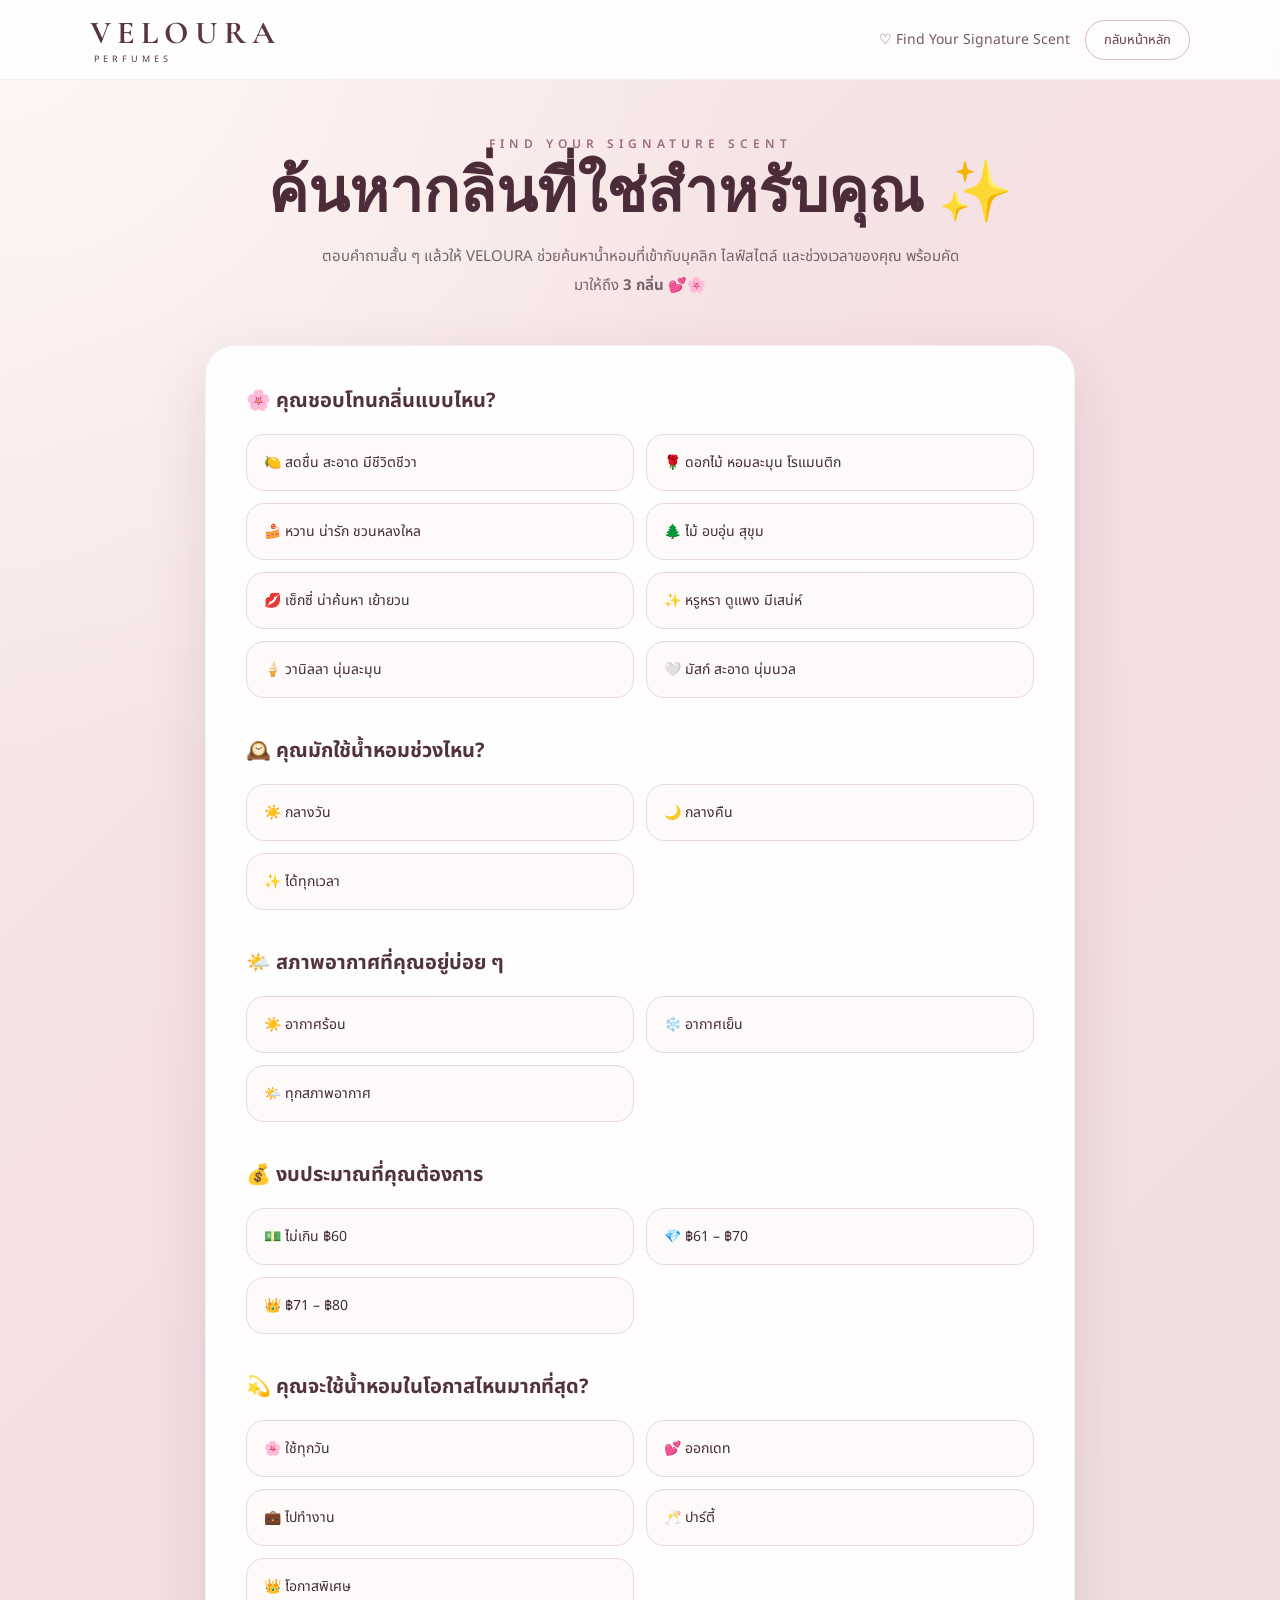
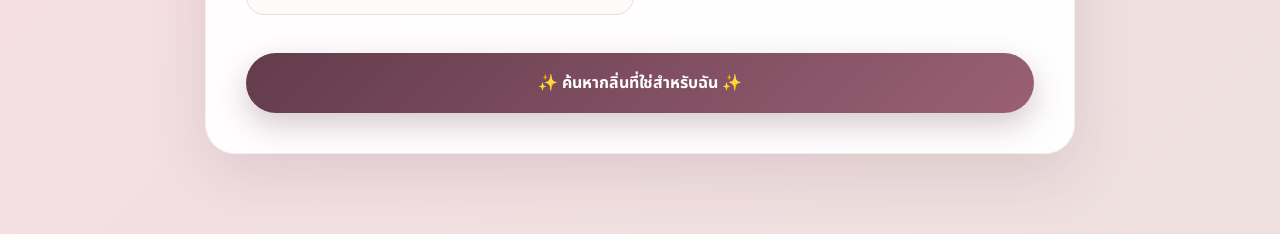
<file: find-scent.html>
<!DOCTYPE html>
<html lang="th">

<head>

<meta charset="UTF-8">

<meta name="viewport" content="width=device-width, initial-scale=1.0">

<title>ค้นหากลิ่นที่ใช่ | VELOURA PERFUMES</title>

<link rel="preconnect" href="https://fonts.googleapis.com">
<link rel="preconnect" href="https://fonts.gstatic.com" crossorigin>

<link href="https://fonts.googleapis.com/css2?family=Cormorant+Garamond:wght@400;500;600;700&family=Montserrat:wght@400;500;600;700&family=Noto+Sans+Thai:wght@400;500;600;700&display=swap" rel="stylesheet">

<style>

* {
    box-sizing: border-box;
}

html {
    scroll-behavior: smooth;
}

body {

    margin: 0;

    font-family:
        "Noto Sans Thai",
        "Montserrat",
        sans-serif;

    color: #422c35;

    min-height: 100vh;

    background:
        radial-gradient(
            circle at top left,
            #fff7f5,
            transparent 35%
        ),
        linear-gradient(
            135deg,
            #f7ebe8,
            #f5dfe3,
            #eee0df
        );
}


/* =====================================================
   NAVBAR
===================================================== */

.navbar {

    height: 80px;

    display: flex;

    align-items: center;

    justify-content: space-between;

    padding: 0 7%;

    background:
        rgba(255,255,255,.88);

    backdrop-filter: blur(15px);

    border-bottom:
        1px solid rgba(100,60,70,.08);

    position: sticky;

    top: 0;

    z-index: 100;
}


.logo {

    text-decoration: none;

    color: #593544;
}


.logo-main {

    font-family:
        "Cormorant Garamond",
        serif;

    font-size: 32px;

    font-weight: 700;

    letter-spacing: 6px;
}


.logo-sub {

    font-size: 9px;

    letter-spacing: 4px;

    margin-left: 4px;
}


.nav-right {

    display: flex;

    align-items: center;

    gap: 15px;
}


.nav-user {

    color: #765968;

    font-size: 14px;
}


.back-btn {

    text-decoration: none;

    padding: 9px 18px;

    border-radius: 30px;

    border: 1px solid #d9b9c4;

    color: #65404f;

    font-size: 13px;

    transition: .3s;
}


.back-btn:hover {

    background: #65404f;

    color: white;
}


/* =====================================================
   HERO
===================================================== */

.hero {

    max-width: 1000px;

    margin: 55px auto 25px;

    padding: 0 25px;

    text-align: center;
}


.eyebrow {

    font-size: 12px;

    letter-spacing: 5px;

    color: #9c6b7b;

    font-weight: 600;
}


.hero h1 {

    margin: 10px 0;

    font-family:
        "Cormorant Garamond",
        serif;

    font-size: 60px;

    line-height: 1;

    color: #4d2c39;
}


.hero p {

    max-width: 650px;

    margin: 20px auto;

    line-height: 1.9;

    color: #74636a;

    font-size: 15px;
}


/* =====================================================
   MAIN CONTAINER
===================================================== */

.container {

    max-width: 920px;

    margin: auto;

    padding: 20px 25px 80px;
}


.card {

    background:
        rgba(255,255,255,.94);

    border-radius: 30px;

    padding: 40px;

    box-shadow:
        0 20px 60px rgba(85,45,60,.12);

    border:
        1px solid rgba(120,80,90,.08);
}


/* =====================================================
   SECTION
===================================================== */

.section {

    margin-bottom: 38px;
}


.section-title {

    display: flex;

    align-items: center;

    gap: 10px;

    font-size: 20px;

    font-weight: 700;

    color: #51323e;

    margin-bottom: 18px;
}


/* =====================================================
   OPTIONS
===================================================== */

.options {

    display: grid;

    grid-template-columns:
        repeat(2,1fr);

    gap: 12px;
}


.option {

    position: relative;
}


.option input {

    position: absolute;

    opacity: 0;
}


.option label {

    display: block;

    padding: 17px;

    border: 1px solid #ead8dd;

    border-radius: 18px;

    cursor: pointer;

    transition: .25s;

    background: #fffafa;

    font-size: 14px;
}


.option label:hover {

    border-color: #b98697;

    transform: translateY(-2px);
}


.option input:checked + label {

    background:
        linear-gradient(
            135deg,
            #f3dce2,
            #f9eeee
        );

    border-color: #9d6578;

    box-shadow:
        0 7px 20px rgba(120,70,85,.10);
}


/* =====================================================
   BUTTON
===================================================== */

.submit-btn {

    width: 100%;

    border: 0;

    padding: 18px;

    border-radius: 50px;

    background:
        linear-gradient(
            135deg,
            #633c4c,
            #9a6074
        );

    color: white;

    font-size: 16px;

    font-family: inherit;

    font-weight: 700;

    cursor: pointer;

    box-shadow:
        0 12px 30px rgba(92,52,68,.25);

    transition: .3s;
}


.submit-btn:hover {

    transform: translateY(-3px);

    box-shadow:
        0 18px 35px rgba(92,52,68,.32);
}


/* =====================================================
   MESSAGE
===================================================== */

.message {

    margin-bottom: 25px;

    padding: 18px 20px;

    border-radius: 18px;

    text-align: center;

    font-size: 14px;

    display: none;
}


.success {

    background: #edf8f1;

    color: #286440;

    border: 1px solid #cce8d5;
}


.error {

    background: #fff0f0;

    color: #9a4141;

    border: 1px solid #efcccc;
}


/* =====================================================
   RESULTS
===================================================== */

.results {

    margin-top: 45px;

    display: none;
}


.results-title {

    text-align: center;

    font-family:
        "Cormorant Garamond",
        serif;

    font-size: 46px;

    color: #4d2c39;
}


.results-sub {

    text-align: center;

    color: #78676d;

    font-size: 14px;

    margin-bottom: 30px;
}


.products {

    display: grid;

    grid-template-columns:
        repeat(3,1fr);

    gap: 20px;
}


/* =====================================================
   PRODUCT
===================================================== */

.product {

    background: white;

    border-radius: 24px;

    overflow: hidden;

    box-shadow:
        0 15px 35px rgba(70,40,50,.10);

    transition: .3s;
}


.product:hover {

    transform: translateY(-7px);
}


.product-img {

    width: 100%;

    height: 270px;

    object-fit: cover;

    background: #f7eeee;
}


.product-body {

    padding: 23px;
}


.rank {

    font-size: 11px;

    color: #a56d80;

    letter-spacing: 2px;

    font-weight: bold;
}


.product h3 {

    margin: 7px 0;

    font-family:
        "Cormorant Garamond",
        serif;

    font-size: 28px;

    color: #4c2d39;
}


.price {

    font-size: 20px;

    color: #995c70;

    font-weight: 700;
}


.desc {

    color: #75666b;

    font-size: 13px;

    line-height: 1.8;

    min-height: 70px;
}


.view-product {

    display: block;

    text-align: center;

    text-decoration: none;

    margin-top: 18px;

    padding: 11px;

    border-radius: 30px;

    background: #5e3949;

    color: white;

    font-size: 13px;

    font-weight: 600;
}


.view-product:hover {

    background: #402633;
}


/* =====================================================
   EMAIL NOTICE
===================================================== */

.email-notice {

    margin-top: 30px;

    padding: 22px;

    background:
        linear-gradient(
            135deg,
            #fbf0f3,
            #f9e7ec
        );

    border-radius: 20px;

    text-align: center;

    color: #654552;

    font-size: 14px;
}


.email {

    font-weight: 700;

    color: #8d566a;
}


/* =====================================================
   LOADING
===================================================== */

.loading {

    display: none;

    text-align: center;

    padding: 20px;

    color: #8d566a;
}


.loading span {

    display: inline-block;

    animation: sparkle 1s infinite;
}


@keyframes sparkle {

    0% {
        opacity: .3;
        transform: scale(.9);
    }

    50% {
        opacity: 1;
        transform: scale(1.1);
    }

    100% {
        opacity: .3;
        transform: scale(.9);
    }
}


/* =====================================================
   RESPONSIVE
===================================================== */

@media(max-width:750px) {

    .hero h1 {

        font-size: 45px;
    }


    .card {

        padding: 25px 20px;
    }


    .options {

        grid-template-columns: 1fr;
    }


    .products {

        grid-template-columns: 1fr;
    }


    .navbar {

        padding: 0 20px;
    }


    .nav-user {

        display: none;
    }


    .logo-main {

        font-size: 26px;
    }

}

</style>

</head>


<body>


<!-- =====================================================
     NAVBAR
===================================================== -->

<header class="navbar">

<a href="homeveloura.html" class="logo">

<div class="logo-main">
VELOURA
</div>

<div class="logo-sub">
PERFUMES
</div>

</a>


<div class="nav-right">

<div class="nav-user">
♡ Find Your Signature Scent
</div>

<a href="homeveloura.html" class="back-btn">
กลับหน้าหลัก
</a>

</div>

</header>



<!-- =====================================================
     HERO
===================================================== -->

<section class="hero">

<div class="eyebrow">
FIND YOUR SIGNATURE SCENT
</div>


<h1>
ค้นหากลิ่นที่ใช่สำหรับคุณ ✨
</h1>


<p>

ตอบคำถามสั้น ๆ แล้วให้ VELOURA
ช่วยค้นหาน้ำหอมที่เข้ากับบุคลิก
ไลฟ์สไตล์ และช่วงเวลาของคุณ
พร้อมคัดมาให้ถึง <b>3 กลิ่น</b> 💕🌸

</p>

</section>



<!-- =====================================================
     MAIN
===================================================== -->

<div class="container">


<div id="message" class="message"></div>


<!-- =====================================================
     FORM
===================================================== -->

<div class="card">

<form id="scentForm">


<!-- NOTES -->

<div class="section">

<div class="section-title">
🌸 คุณชอบโทนกลิ่นแบบไหน?
</div>


<div class="options">


<div class="option">

<input
type="checkbox"
name="favorite_notes"
value="สดชื่น"
id="note1">

<label for="note1">
🍋 สดชื่น สะอาด มีชีวิตชีวา
</label>

</div>


<div class="option">

<input
type="checkbox"
name="favorite_notes"
value="ดอกไม้"
id="note2">

<label for="note2">
🌹 ดอกไม้ หอมละมุน โรแมนติก
</label>

</div>


<div class="option">

<input
type="checkbox"
name="favorite_notes"
value="หวาน"
id="note3">

<label for="note3">
🍰 หวาน น่ารัก ชวนหลงใหล
</label>

</div>


<div class="option">

<input
type="checkbox"
name="favorite_notes"
value="ไม้"
id="note4">

<label for="note4">
🌲 ไม้ อบอุ่น สุขุม
</label>

</div>


<div class="option">

<input
type="checkbox"
name="favorite_notes"
value="เซ็กซี่"
id="note5">

<label for="note5">
💋 เซ็กซี่ น่าค้นหา เย้ายวน
</label>

</div>


<div class="option">

<input
type="checkbox"
name="favorite_notes"
value="หรูหรา"
id="note6">

<label for="note6">
✨ หรูหรา ดูแพง มีเสน่ห์
</label>

</div>


<div class="option">

<input
type="checkbox"
name="favorite_notes"
value="วานิลลา"
id="note7">

<label for="note7">
🍦 วานิลลา นุ่มละมุน
</label>

</div>


<div class="option">

<input
type="checkbox"
name="favorite_notes"
value="มัสก์"
id="note8">

<label for="note8">
🤍 มัสก์ สะอาด นุ่มนวล
</label>

</div>


</div>

</div>



<!-- TIME -->

<div class="section">

<div class="section-title">
🕰️ คุณมักใช้น้ำหอมช่วงไหน?
</div>


<div class="options">


<div class="option">

<input
type="radio"
name="perfume_time"
value="กลางวัน"
id="time1"
required>

<label for="time1">
☀️ กลางวัน
</label>

</div>


<div class="option">

<input
type="radio"
name="perfume_time"
value="กลางคืน"
id="time2">

<label for="time2">
🌙 กลางคืน
</label>

</div>


<div class="option">

<input
type="radio"
name="perfume_time"
value="ทุกเวลา"
id="time3">

<label for="time3">
✨ ได้ทุกเวลา
</label>

</div>


</div>

</div>



<!-- WEATHER -->

<div class="section">

<div class="section-title">
🌤️ สภาพอากาศที่คุณอยู่บ่อย ๆ
</div>


<div class="options">


<div class="option">

<input
type="radio"
name="weather"
value="ร้อน"
id="weather1"
required>

<label for="weather1">
☀️ อากาศร้อน
</label>

</div>


<div class="option">

<input
type="radio"
name="weather"
value="เย็น"
id="weather2">

<label for="weather2">
❄️ อากาศเย็น
</label>

</div>


<div class="option">

<input
type="radio"
name="weather"
value="ทุกสภาพอากาศ"
id="weather3">

<label for="weather3">
🌤️ ทุกสภาพอากาศ
</label>

</div>


</div>

</div>



<!-- BUDGET -->

<div class="section">

<div class="section-title">
💰 งบประมาณที่คุณต้องการ
</div>


<div class="options">


<div class="option">

<input
type="radio"
name="budget"
value="ไม่เกิน 60"
id="budget1"
required>

<label for="budget1">
💵 ไม่เกิน ฿60
</label>

</div>


<div class="option">

<input
type="radio"
name="budget"
value="61-70"
id="budget2">

<label for="budget2">
💎 ฿61 – ฿70
</label>

</div>


<div class="option">

<input
type="radio"
name="budget"
value="71-80"
id="budget3">

<label for="budget3">
👑 ฿71 – ฿80
</label>

</div>


</div>

</div>



<!-- STYLE -->

<div class="section">

<div class="section-title">
💫 คุณจะใช้น้ำหอมในโอกาสไหนมากที่สุด?
</div>


<div class="options">


<div class="option">

<input
type="radio"
name="buying_style"
value="ใช้ทุกวัน"
id="style1"
required>

<label for="style1">
🌸 ใช้ทุกวัน
</label>

</div>


<div class="option">

<input
type="radio"
name="buying_style"
value="ออกเดท"
id="style2">

<label for="style2">
💕 ออกเดท
</label>

</div>


<div class="option">

<input
type="radio"
name="buying_style"
value="ทำงาน"
id="style3">

<label for="style3">
💼 ไปทำงาน
</label>

</div>


<div class="option">

<input
type="radio"
name="buying_style"
value="ปาร์ตี้"
id="style4">

<label for="style4">
🥂 ปาร์ตี้
</label>

</div>


<div class="option">

<input
type="radio"
name="buying_style"
value="โอกาสพิเศษ"
id="style5">

<label for="style5">
👑 โอกาสพิเศษ
</label>

</div>


</div>

</div>



<button
type="submit"
class="submit-btn">

✨ ค้นหากลิ่นที่ใช่สำหรับฉัน ✨

</button>


</form>

</div>



<div class="loading" id="loading">

<span>✨ กำลังวิเคราะห์กลิ่นที่เหมาะกับคุณ...</span>

</div>



<!-- =====================================================
     RESULTS
===================================================== -->

<div class="results" id="results">


<div class="results-title">
กลิ่นที่เราเลือกให้คุณ 💕
</div>


<div class="results-sub">

เราเลือก 3 กลิ่นที่คิดว่าเหมาะกับคุณที่สุด
จากสไตล์และความชอบที่คุณเลือก ✨

</div>


<div class="products" id="products">

</div>


<div class="email-notice">

💌 <b>ผลลัพธ์ของคุณพร้อมแล้ว!</b>

<br>

คุณสามารถดูรายละเอียดน้ำหอม
และเลือกซื้อน้ำหอมที่ชอบได้ทันที ✨

</div>


</div>

</div>



<script>

/* =====================================================
   PRODUCT DATA
===================================================== */

const perfumes = [

{
    name: "Veloura Essence",
    price: 159,
    image: "images/perfume1.jpg",
    description: "กลิ่นสดชื่น สะอาด และมีชีวิตชีวา เหมาะกับการใช้ในชีวิตประจำวัน",
    id: 1
},

{
    name: "Veloura Rose",
    price: 165,
    image: "images/perfume2.jpg",
    description: "กลิ่นดอกไม้หวานละมุน โรแมนติก และมีเสน่ห์",
    id: 2
},

{
    name: "Veloura Noir",
    price: 169,
    image: "images/perfume3.jpg",
    description: "กลิ่นเข้มลึก สุขุม เซ็กซี่ และน่าค้นหา",
    id: 3
},

{
    name: "Veloura Bloom",
    price: 162,
    image: "images/perfume4.jpg",
    description: "กลิ่นดอกไม้สดใส ให้ความรู้สึกอ่อนโยนและมีชีวิตชีวา",
    id: 4
},

{
    name: "Crimson Desire",
    price: 175,
    image: "images/perfume5.jpg",
    description: "กลิ่นเย้ายวน หวาน เซ็กซี่ เหมาะสำหรับค่ำคืนพิเศษ",
    id: 5
},

{
    name: "Midnight Allure",
    price: 68,
    image: "images/perfume6.jpg",
    description: "กลิ่นหวานลึกลับ นุ่มลึก และมีเสน่ห์",
    id: 6
},

{
    name: "Golden Elysium",
    price: 79,
    image: "images/perfume7.jpg",
    description: "กลิ่นหรูหรา ดูแพง อบอุ่น และโดดเด่น",
    id: 7
},

{
    name: "Veloura Lavender",
    price: 164,
    image: "images/NOIR%20INTENSE.jpg",
    description: "กลิ่นนุ่มสะอาด ผ่อนคลาย และมีเอกลักษณ์",
    id: 8
}

];


/* =====================================================
   FORM
===================================================== */

document
.getElementById("scentForm")
.addEventListener("submit", function(event) {

    event.preventDefault();


    const favoriteNotes = [];

    document
    .querySelectorAll(
        'input[name="favorite_notes"]:checked'
    )
    .forEach(function(input) {

        favoriteNotes.push(input.value);

    });


    const perfumeTime =
        document.querySelector(
            'input[name="perfume_time"]:checked'
        )?.value || "";


    const weather =
        document.querySelector(
            'input[name="weather"]:checked'
        )?.value || "";


    const budget =
        document.querySelector(
            'input[name="budget"]:checked'
        )?.value || "";


    const buyingStyle =
        document.querySelector(
            'input[name="buying_style"]:checked'
        )?.value || "";


    /* =================================================
       CHECK
    ================================================= */

    if (
        !perfumeTime ||
        !weather ||
        !budget ||
        !buyingStyle
    ) {

        showMessage(
            "กรุณาตอบคำถามให้ครบทุกข้อก่อนค้นหากลิ่นนะคะ 💕",
            "error"
        );

        return;

    }


    /* =================================================
       LOADING
    ================================================= */

    document.getElementById("loading").style.display =
        "block";

    document.getElementById("results").style.display =
        "none";


    setTimeout(function() {

        calculateRecommendations(
            favoriteNotes,
            perfumeTime,
            weather,
            budget,
            buyingStyle
        );

        document.getElementById("loading").style.display =
            "none";

    }, 700);

});


/* =====================================================
   CALCULATE
===================================================== */

function calculateRecommendations(
    favoriteNotes,
    perfumeTime,
    weather,
    budget,
    buyingStyle
) {


    let scores = {};


    perfumes.forEach(function(perfume) {

        scores[perfume.name] = 0;

    });


    /* =================================================
       NOTES
    ================================================= */

    favoriteNotes.forEach(function(note) {

        switch(note) {

            case "สดชื่น":

                scores["Veloura Essence"] += 5;
                scores["Veloura Bloom"] += 5;
                scores["Golden Elysium"] += 3;

                break;


            case "ดอกไม้":

                scores["Veloura Rose"] += 6;
                scores["Veloura Bloom"] += 5;
                scores["Veloura Lavender"] += 4;

                break;


            case "หวาน":

                scores["Veloura Rose"] += 5;
                scores["Crimson Desire"] += 6;
                scores["Midnight Allure"] += 5;

                break;


            case "ไม้":

                scores["Veloura Noir"] += 6;
                scores["Golden Elysium"] += 5;
                scores["Veloura Lavender"] += 3;

                break;


            case "เซ็กซี่":

                scores["Crimson Desire"] += 7;
                scores["Veloura Noir"] += 6;
                scores["Midnight Allure"] += 6;

                break;


            case "หรูหรา":

                scores["Golden Elysium"] += 7;
                scores["Veloura Noir"] += 6;
                scores["Midnight Allure"] += 5;

                break;


            case "วานิลลา":

                scores["Veloura Rose"] += 4;
                scores["Midnight Allure"] += 6;
                scores["Crimson Desire"] += 5;

                break;


            case "มัสก์":

                scores["Veloura Essence"] += 5;
                scores["Golden Elysium"] += 4;

                break;

        }

    });


    /* =================================================
       TIME
    ================================================= */

    switch(perfumeTime) {

        case "กลางวัน":

            scores["Veloura Essence"] += 5;
            scores["Veloura Bloom"] += 5;
            scores["Golden Elysium"] += 2;

            break;


        case "กลางคืน":

            scores["Veloura Noir"] += 5;
            scores["Crimson Desire"] += 6;
            scores["Midnight Allure"] += 6;

            break;


        case "ทุกเวลา":

            scores["Veloura Essence"] += 3;
            scores["Veloura Rose"] += 3;
            scores["Golden Elysium"] += 3;

            break;

    }


    /* =================================================
       WEATHER
    ================================================= */

    switch(weather) {

        case "ร้อน":

            scores["Veloura Essence"] += 5;
            scores["Veloura Bloom"] += 5;
            scores["Veloura Lavender"] += 3;

            break;


        case "เย็น":

            scores["Veloura Noir"] += 5;
            scores["Midnight Allure"] += 5;
            scores["Golden Elysium"] += 4;

            break;


        case "ทุกสภาพอากาศ":

            scores["Veloura Essence"] += 3;
            scores["Veloura Rose"] += 3;
            scores["Golden Elysium"] += 3;

            break;

    }


    /* =================================================
       BUDGET
    ================================================= */

    if (budget === "ไม่เกิน 60") {

        scores["Veloura Essence"] += 5;

    }

    else if (budget === "61-70") {

        scores["Veloura Rose"] += 5;
        scores["Veloura Noir"] += 5;
        scores["Veloura Bloom"] += 5;
        scores["Midnight Allure"] += 5;
        scores["Veloura Lavender"] += 5;

    }

    else if (budget === "71-80") {

        scores["Crimson Desire"] += 6;
        scores["Golden Elysium"] += 6;

    }


    /* =================================================
       BUYING STYLE
    ================================================= */

    switch(buyingStyle) {

        case "ใช้ทุกวัน":

            scores["Veloura Essence"] += 5;
            scores["Veloura Bloom"] += 5;

            break;


        case "ออกเดท":

            scores["Crimson Desire"] += 7;
            scores["Midnight Allure"] += 6;

            break;


        case "ทำงาน":

            scores["Veloura Rose"] += 4;
            scores["Golden Elysium"] += 5;
            scores["Veloura Essence"] += 4;

            break;


        case "ปาร์ตี้":

            scores["Veloura Noir"] += 6;
            scores["Crimson Desire"] += 7;

            break;


        case "โอกาสพิเศษ":

            scores["Golden Elysium"] += 7;
            scores["Veloura Noir"] += 6;

            break;

    }


    /* =================================================
       SORT
    ================================================= */

    const sortedNames =
        Object.keys(scores).sort(function(a,b) {

            return scores[b] - scores[a];

        });


    /* =================================================
       TOP 3
    ================================================= */

    const topNames =
        sortedNames.slice(0,3);


    const recommendations =
        topNames.map(function(name) {

            return perfumes.find(function(perfume) {

                return perfume.name === name;

            });

        });


    displayResults(recommendations);

}


/* =====================================================
   DISPLAY RESULTS
===================================================== */

function displayResults(products) {

    const productsContainer =
        document.getElementById("products");


    productsContainer.innerHTML = "";


    products.forEach(function(product,index) {

        const card =
            document.createElement("div");

        card.className = "product";


        card.innerHTML = `

            <img
                src="${product.image}"
                class="product-img"
                alt="${product.name}"
                onerror="this.src='images/perfume1.jpg';"
            >

            <div class="product-body">

                <div class="rank">

                    RECOMMENDED #${index + 1}

                </div>


                <h3>

                    ${product.name}

                </h3>


                <div class="price">

                    ฿${product.price.toFixed(2)}

                </div>


                <p class="desc">

                    ${product.description}

                </p>


                <a
                    href="product_detail.html?id=${product.id}"
                    class="view-product"
                >

                    ดูสินค้า ✨

                </a>

            </div>

        `;


        productsContainer.appendChild(card);

    });


    document.getElementById("results").style.display =
        "block";


    showMessage(
        "✨ วิเคราะห์เสร็จแล้ว! เราพบกลิ่นที่เหมาะกับคุณ 3 กลิ่น",
        "success"
    );


    document.getElementById("results")
    .scrollIntoView({
        behavior: "smooth",
        block: "start"
    });

}


/* =====================================================
   MESSAGE
===================================================== */

function showMessage(text,type) {

    const message =
        document.getElementById("message");


    message.textContent = text;


    message.className =
        "message " + type;


    message.style.display =
        "block";

}

</script>


</body>

</html>
</file>
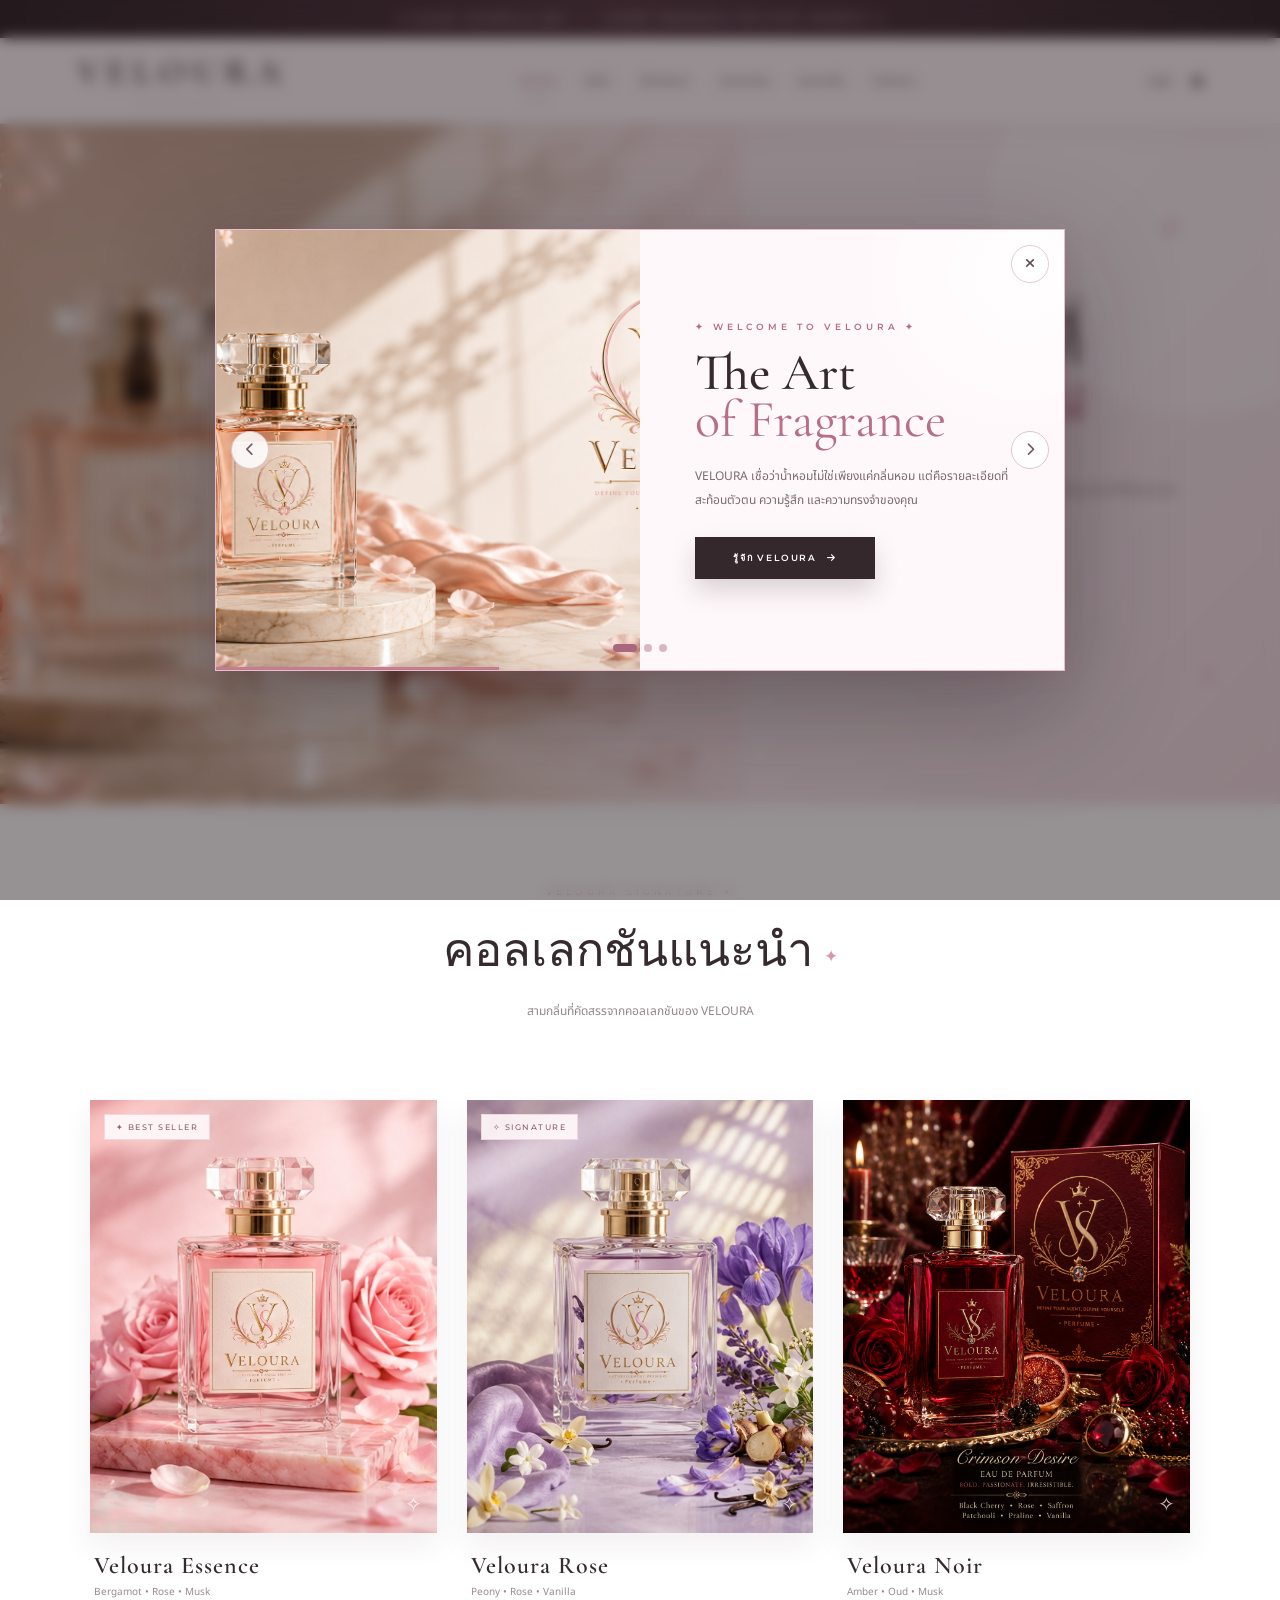
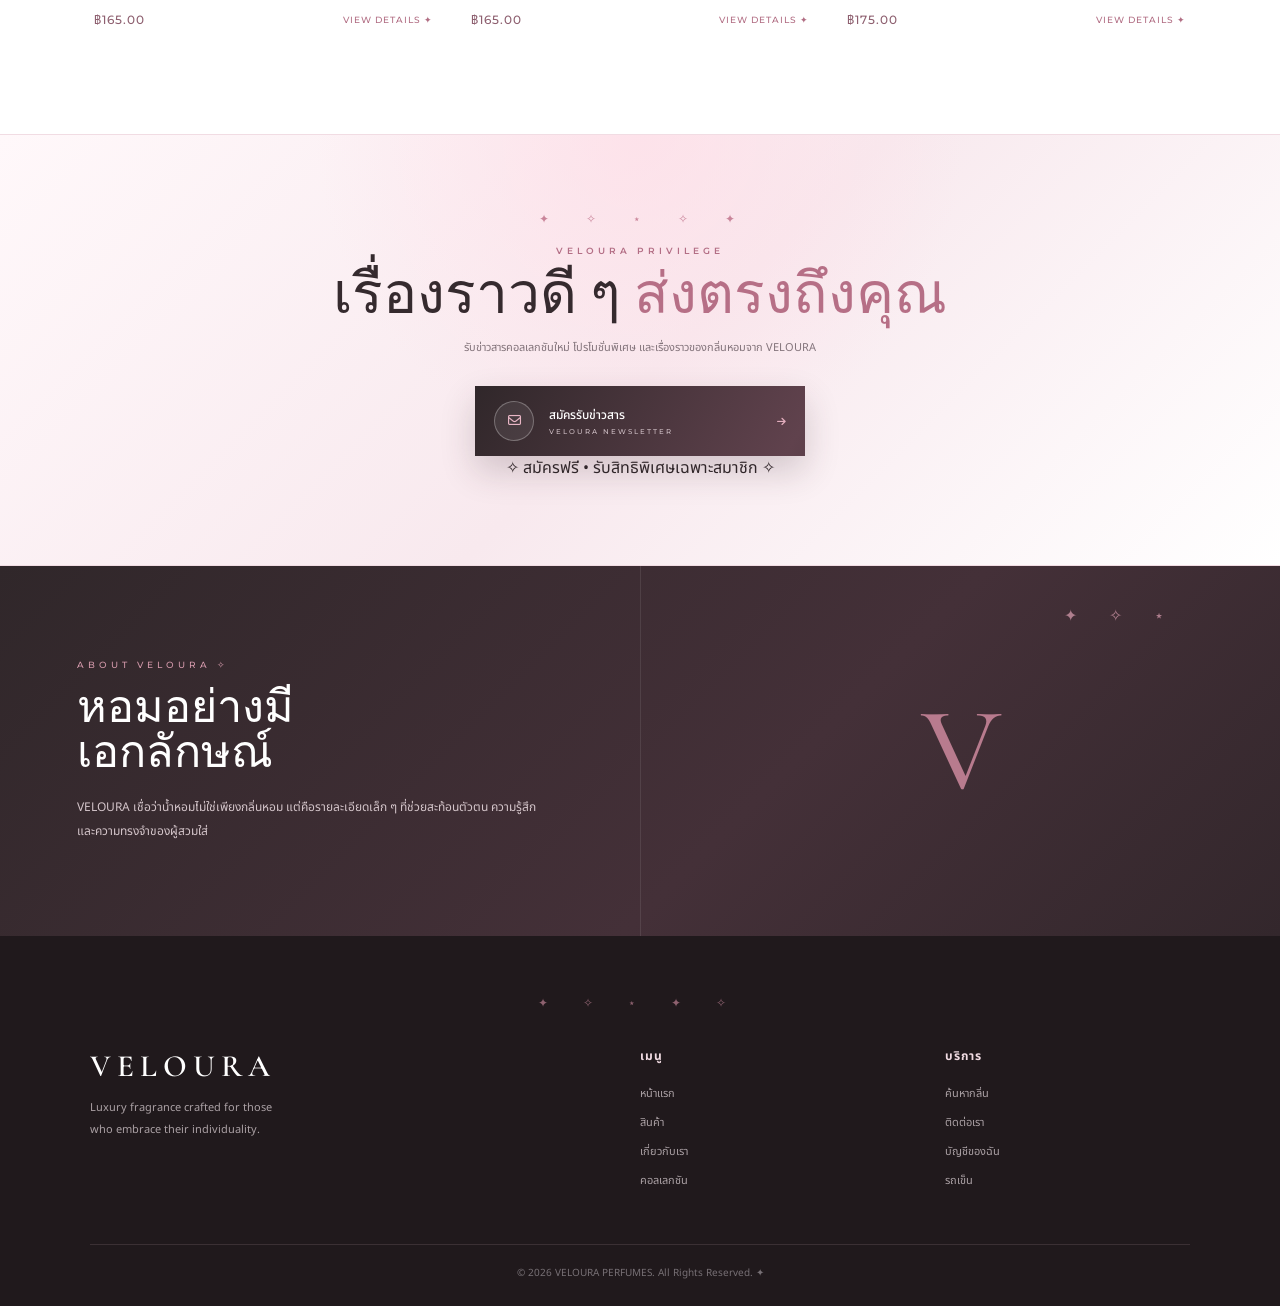
<file: homeveloura.html>
<!DOCTYPE html>
<html lang="th">

<head>
    <meta charset="UTF-8">
    <meta name="viewport" content="width=device-width, initial-scale=1.0">

    <title>Veloura Perfumes | Luxury Fragrance</title>

    <!-- Google Fonts -->
    <link rel="preconnect" href="https://fonts.googleapis.com">
    <link rel="preconnect" href="https://fonts.gstatic.com" crossorigin>

    <link href="https://fonts.googleapis.com/css2?family=Cormorant+Garamond:wght@400;500;600;700&family=Montserrat:wght@300;400;500;600&family=Noto+Sans+Thai:wght@300;400;500;600&display=swap"
        rel="stylesheet">

    <!-- Font Awesome -->
    <link rel="stylesheet"
        href="https://cdnjs.cloudflare.com/ajax/libs/font-awesome/6.5.2/css/all.min.css">

<style>

/* =====================================================
   RESET
===================================================== */

* {
    margin: 0;
    padding: 0;
    box-sizing: border-box;
}

html {
    scroll-behavior: smooth;
}

body {
    font-family: "Noto Sans Thai", "Montserrat", sans-serif;
    background: #fff9fb;
    color: #30272a;
    overflow-x: hidden;
}

a {
    text-decoration: none;
    color: inherit;
}


/* =====================================================
   FLOATING SPARKLES
===================================================== */

.sparkles {
    position: fixed;
    inset: 0;
    pointer-events: none;
    z-index: 9999;
    overflow: hidden;
}

.sparkles span {
    position: absolute;
    color: #d89caf;
    opacity: 0;
    animation: twinkle 3.8s ease-in-out infinite;
}

.sparkles span:nth-child(1) {
    left: 5%;
    top: 18%;
    font-size: 16px;
    animation-delay: .2s;
}

.sparkles span:nth-child(2) {
    left: 15%;
    top: 72%;
    font-size: 10px;
    animation-delay: 1.4s;
}

.sparkles span:nth-child(3) {
    left: 27%;
    top: 31%;
    font-size: 13px;
    animation-delay: 2s;
}

.sparkles span:nth-child(4) {
    left: 41%;
    top: 83%;
    font-size: 18px;
    animation-delay: .8s;
}

.sparkles span:nth-child(5) {
    left: 56%;
    top: 20%;
    font-size: 11px;
    animation-delay: 2.7s;
}

.sparkles span:nth-child(6) {
    left: 69%;
    top: 68%;
    font-size: 16px;
    animation-delay: 1.1s;
}

.sparkles span:nth-child(7) {
    left: 81%;
    top: 27%;
    font-size: 12px;
    animation-delay: 2.4s;
}

.sparkles span:nth-child(8) {
    left: 94%;
    top: 78%;
    font-size: 17px;
    animation-delay: .5s;
}

@keyframes twinkle {

    0%, 100% {
        opacity: 0;
        transform: scale(.4) rotate(0);
    }

    35%, 65% {
        opacity: .75;
        transform: scale(1.1) rotate(25deg);
    }
}


/* =====================================================
   TOP BAR
===================================================== */

.top-bar {
    min-height: 38px;

    background: linear-gradient(
        90deg,
        #251b1f,
        #4a3039,
        #251b1f
    );

    color: #fff1f5;

    display: flex;
    align-items: center;
    justify-content: center;

    font-size: 10px;
    letter-spacing: 2px;

    position: relative;
    overflow: hidden;
}

.top-bar:after {
    content: "";

    position: absolute;
    top: 0;
    left: -20%;

    width: 20%;
    height: 100%;

    background: linear-gradient(
        90deg,
        transparent,
        rgba(255,255,255,.3),
        transparent
    );

    animation: shine 5s linear infinite;
}

@keyframes shine {

    to {
        left: 120%;
    }
}


/* =====================================================
   NAVBAR
===================================================== */

nav {
    min-height: 86px;

    background: rgba(255,250,252,.94);

    backdrop-filter: blur(16px);

    display: flex;
    align-items: center;
    justify-content: space-between;

    padding: 0 6%;

    border-bottom: 1px solid #efdde3;

    position: sticky;
    top: 0;

    z-index: 1000;

    box-shadow: 0 8px 30px rgba(109,66,81,.06);
}

.logo {
    text-align: center;
    line-height: 1;

    color: #30272a;

    min-width: 190px;

    position: relative;
}

.logo:before,
.logo:after {
    content: "✦";

    position: absolute;

    color: #d28da2;

    font-size: 10px;
    top: 3px;
}

.logo:before {
    left: 0;
}

.logo:after {
    right: 0;
}

.logo-main {
    display: block;

    font-family: "Cormorant Garamond", serif;

    font-size: 35px;
    font-weight: 600;

    letter-spacing: 7px;
}

.logo-sub {
    display: block;

    font-family: "Montserrat", sans-serif;

    font-size: 8px;

    letter-spacing: 6px;

    margin-top: 8px;

    color: #b37c91;
}

.nav-links {
    display: flex;
    align-items: center;
    gap: 27px;
}

.nav-links a,
.nav-right a {
    font-size: 12px;

    color: #62545a;

    transition: .3s;

    position: relative;
}

.nav-links a:after {
    content: "";

    position: absolute;

    left: 50%;
    bottom: -10px;

    width: 0;
    height: 1px;

    background: #c9879c;

    transition: .3s;

    transform: translateX(-50%);
}

.nav-links a:hover,
.nav-links a.active,
.nav-right a:hover {
    color: #b36e85;
}

.nav-links a:hover:after,
.nav-links a.active:after {
    width: 70%;
}

.nav-right {
    display: flex;
    align-items: center;
    gap: 20px;
}

.cart {
    position: relative;
}

.cart-count {
    position: absolute;

    top: -10px;
    right: -13px;

    width: 18px;
    height: 18px;

    border-radius: 50%;

    background: linear-gradient(
        135deg,
        #d996aa,
        #b96f89
    );

    color: #fff;

    font: 10px "Montserrat";

    display: flex;
    align-items: center;
    justify-content: center;

    box-shadow: 0 4px 10px rgba(185,111,137,.3);
}


/* =====================================================
   HERO
===================================================== */

.hero {
    min-height: 680px;

    position: relative;

    display: grid;

    grid-template-columns: 58% 42%;

    overflow: hidden;

    background: linear-gradient(
        135deg,
        #f5e4e8,
        #f8eef1 55%,
        #f0dce2
    );
}

.hero:before {
    content: "";

    position: absolute;

    width: 420px;
    height: 420px;

    border-radius: 50%;

    background: rgba(255,255,255,.38);

    right: -130px;
    top: -130px;

    filter: blur(2px);
}

.hero-image {
    position: relative;

    min-height: 680px;

    overflow: hidden;
}

.hero-image:after {
    content: "";

    position: absolute;

    inset: 0;

    background: linear-gradient(
        90deg,
        transparent 55%,
        rgba(246,226,232,.82)
    );
}

.hero-image:before {
    content: "✦  ✧  ⋆";

    position: absolute;

    z-index: 2;

    right: 35px;
    top: 35px;

    color: #fff;

    font-size: 18px;

    letter-spacing: 10px;

    text-shadow: 0 2px 12px rgba(110,60,77,.25);

    animation: floatSparkle 3s ease-in-out infinite;
}

@keyframes floatSparkle {

    50% {
        transform: translateY(-8px) rotate(4deg);
    }
}

.hero-image img {
    width: 100%;
    height: 100%;

    object-fit: cover;

    display: block;

    transition: transform 1.2s ease;
}

.hero:hover .hero-image img {
    transform: scale(1.025);
}

.hero-content {
    display: flex;
    flex-direction: column;
    justify-content: center;

    padding: 70px 10%;

    position: relative;

    z-index: 3;
}

.hero-content:before {
    content: "✧";

    position: absolute;

    top: 82px;
    right: 18%;

    font-size: 30px;

    color: #d092a7;
}

.hero-content:after {
    content: "⋆";

    position: absolute;

    bottom: 110px;
    right: 12%;

    font-size: 24px;

    color: #d092a7;
}

.eyebrow {
    font: 500 10px "Montserrat";

    letter-spacing: 4px;

    color: #b36e85;

    margin-bottom: 20px;
}

.hero h1 {
    font: 500 clamp(50px,5vw,78px)/.88 "Cormorant Garamond",serif;

    color: #33282c;

    margin-bottom: 20px;
}

.hero h1 em {
    font-weight: 400;

    color: #b66f86;
}

.hero-line {
    width: 80px;
    height: 2px;

    background: linear-gradient(
        90deg,
        #c7859a,
        #eed2da
    );

    margin: 5px 0 22px;
}

.hero-description {
    font-size: 13px;

    line-height: 2;

    color: #786b71;

    max-width: 390px;

    margin-bottom: 32px;
}

.shop-button {
    display: inline-flex;

    align-items: center;
    justify-content: center;

    width: 200px;

    padding: 15px 20px;

    background: linear-gradient(
        135deg,
        #30272a,
        #50353e
    );

    color: #fff;

    font: 500 10px "Montserrat";

    letter-spacing: 2px;

    transition: .35s;

    box-shadow: 0 12px 28px rgba(63,42,50,.16);
}

.shop-button i {
    margin-left: 12px;

    font-size: 9px;
}

.shop-button:hover {
    background: linear-gradient(
        135deg,
        #c47e94,
        #a96178
    );

    transform: translateY(-4px);

    box-shadow: 0 15px 30px rgba(169,97,120,.25);
}

.hero-note {
    margin-top: 25px;

    font-size: 9px;

    letter-spacing: 1.5px;

    color: #9b858d;
}


/* =====================================================
   INTRO
===================================================== */

.intro {
    text-align: center;

    padding: 82px 20px 52px;

    background: #fff;
}

.intro-kicker {
    font: 500 9px "Montserrat";

    letter-spacing: 4px;

    color: #bd7d91;

    margin-bottom: 15px;
}

.intro h2 {
    font: 500 47px "Cormorant Garamond",serif;

    color: #352a2e;

    margin-bottom: 13px;
}

.intro p {
    font-size: 12px;

    color: #95868d;

    line-height: 1.9;
}

.intro h2:after {
    content: "  ✦";

    color: #d596aa;

    font-size: 17px;

    vertical-align: middle;
}


/* =====================================================
   PRODUCTS
===================================================== */

.collection {
    background: #fff;

    padding: 25px 7% 100px;
}

.products {
    display: grid;

    grid-template-columns: repeat(3,1fr);

    gap: 30px;

    max-width: 1120px;

    margin: auto;
}

.product {
    display: block;

    position: relative;

    transition: .35s;

    padding: 0 0 5px;
}

.product:hover {
    transform: translateY(-7px);
}

.product-image {
    aspect-ratio: 4/5;

    background: #f7eef1;

    overflow: hidden;

    position: relative;

    box-shadow: 0 12px 28px rgba(95,57,70,.08);
}

.product-image:after {
    content: "✧";

    position: absolute;

    right: 15px;
    bottom: 13px;

    color: #fff;

    font-size: 20px;

    opacity: .8;

    text-shadow: 0 2px 10px rgba(60,30,40,.25);
}

.product-image img {
    width: 100%;
    height: 100%;

    display: block;

    object-fit: cover;

    transition: transform .7s ease;
}

.product:hover .product-image img {
    transform: scale(1.065);
}

.product-tag {
    position: absolute;

    top: 14px;
    left: 14px;

    background: rgba(255,248,250,.92);

    padding: 7px 11px;

    font: 500 8px "Montserrat";

    letter-spacing: 1.5px;

    color: #8c5d6d;

    z-index: 4;

    border: 1px solid #f0d6de;
}

.product-info {
    padding: 18px 4px 0;
}

.product-info h3 {
    font: 600 24px "Cormorant Garamond",serif;

    letter-spacing: 1px;

    color: #352a2e;

    margin-bottom: 4px;
}

.product-info p {
    font-size: 10px;

    color: #998a91;

    margin-bottom: 10px;

    white-space: nowrap;

    overflow: hidden;

    text-overflow: ellipsis;
}

.product-bottom {
    display: flex;

    justify-content: space-between;

    align-items: center;
}

.product-price {
    font: 500 12px "Montserrat";

    letter-spacing: 1px;

    color: #8e6070;
}

.view-product {
    font: 500 9px "Montserrat";

    letter-spacing: 1px;

    color: #b16d83;
}


/* =====================================================
   NEWSLETTER
===================================================== */

.newsletter-cta-section {
    position: relative;

    overflow: hidden;

    padding: 75px 20px 85px;

    background:
        radial-gradient(
            circle at 50% 0%,
            rgba(255,220,230,.65),
            transparent 42%
        ),
        linear-gradient(
            135deg,
            #fff8fa,
            #f8e9ee 52%,
            #fff
        );

    border-top: 1px solid #f1dce3;

    border-bottom: 1px solid #f1dce3;

    text-align: center;
}

.newsletter-cta-decoration {
    color: #c9859a;

    font-size: 12px;

    letter-spacing: 7px;

    margin-bottom: 17px;
}

.newsletter-cta-content {
    position: relative;

    z-index: 2;

    max-width: 620px;

    margin: auto;
}

.newsletter-cta-kicker {
    font: 600 9px "Montserrat";

    letter-spacing: 4px;

    color: #b36e85;

    margin-bottom: 12px;
}

.newsletter-cta-content h2 {
    font: 500 clamp(40px,5vw,57px)/.95 "Cormorant Garamond",serif;

    color: #352a2e;

    margin-bottom: 14px;
}

.newsletter-cta-content h2 em {
    color: #b66f86;

    font-style: normal;

    font-weight: 400;
}

.newsletter-cta-content p {
    max-width: 470px;

    margin: 0 auto 27px;

    color: #83747b;

    font-size: 11px;

    line-height: 2;
}

.newsletter-main-button {
    position: relative;

    display: inline-flex;

    align-items: center;

    gap: 15px;

    min-width: 330px;

    padding: 15px 19px;

    text-align: left;

    background: linear-gradient(
        120deg,
        #30272a,
        #60424d,
        #30272a
    );

    background-size: 200% 100%;

    color: #fff;

    box-shadow: 0 15px 35px rgba(62,40,49,.2);

    transition: .4s ease;
}

.newsletter-main-button:hover {
    transform: translateY(-4px);

    background-position: 100% 0;

    box-shadow: 0 20px 42px rgba(62,40,49,.28);
}

.button-icon {
    width: 40px;
    height: 40px;

    display: flex;

    align-items: center;
    justify-content: center;

    border: 1px solid rgba(255,255,255,.28);

    background: rgba(255,255,255,.08);

    border-radius: 50%;

    color: #e8b6c5;

    font-size: 13px;

    flex: none;
}

.newsletter-main-button strong {
    display: block;

    font: 500 12px "Noto Sans Thai","Montserrat",sans-serif;
}

.newsletter-main-button small {
    display: block;

    margin-top: 3px;

    color: #cdbdc3;

    font: 500 7px "Montserrat";

    letter-spacing: 2px;
}

.button-arrow {
    margin-left: auto;

    color: #e3aebe;

    font-size: 10px;
}


/* =====================================================
   STORY
===================================================== */

.story {
    background: linear-gradient(
        135deg,
        #30272a,
        #443038 60%,
        #33272c
    );

    color: #fff;

    display: grid;

    grid-template-columns: 1fr 1fr;

    min-height: 370px;

    position: relative;

    overflow: hidden;
}

.story:before {
    content: "✦   ✧   ⋆";

    position: absolute;

    right: 8%;
    top: 38px;

    color: #d49aac;

    letter-spacing: 14px;

    font-size: 16px;

    opacity: .75;
}

.story-content {
    padding: 75px 12%;

    display: flex;

    flex-direction: column;

    justify-content: center;
}

.story-kicker {
    font: 500 9px "Montserrat";

    letter-spacing: 4px;

    color: #d59aac;

    margin-bottom: 15px;
}

.story h2 {
    font: 500 45px/1 "Cormorant Garamond",serif;

    margin-bottom: 20px;
}

.story p {
    font-size: 12px;

    line-height: 2;

    color: #d4c5ca;

    max-width: 460px;
}

.story-mark {
    display: flex;

    align-items: center;
    justify-content: center;

    font: 500 120px "Cormorant Garamond";

    color: #b87b8e;

    border-left: 1px solid rgba(255,255,255,.09);
}


/* =====================================================
   FOOTER
===================================================== */

footer {
    background: #20191c;

    color: #fff;

    padding: 58px 7% 25px;

    position: relative;
}

footer:before {
    content: "✦  ✧  ⋆  ✦  ✧";

    display: block;

    text-align: center;

    color: #bd8093;

    letter-spacing: 16px;

    font-size: 12px;

    margin-bottom: 35px;

    opacity: .7;
}

.footer-container {
    display: grid;

    grid-template-columns: 2fr 1fr 1fr;

    gap: 60px;

    max-width: 1120px;

    margin: auto;
}

.footer-logo {
    font: 600 31px "Cormorant Garamond";

    letter-spacing: 6px;

    margin-bottom: 12px;
}

footer p,
footer a {
    font-size: 11px;

    line-height: 2;

    color: #aaa0a4;
}

footer h3 {
    font-size: 12px;

    letter-spacing: 1px;

    margin-bottom: 18px;

    color: #f0dbe2;
}

footer a {
    display: block;

    margin-bottom: 7px;

    transition: .2s;
}

footer a:hover {
    color: #e0a1b3;

    transform: translateX(3px);
}

.copyright {
    text-align: center;

    border-top: 1px solid #3b3034;

    margin-top: 45px;

    padding-top: 20px;

    color: #777075;

    font-size: 10px;
}


/* =====================================================
   ADVERTISEMENT POPUP
===================================================== */

.veloura-ad-overlay {
    position: fixed;

    inset: 0;

    z-index: 20000;

    display: flex;

    align-items: center;

    justify-content: center;

    padding: 20px;

    background: rgba(36,25,30,.48);

    backdrop-filter: blur(7px);

    animation: adOverlayIn .35s ease;
}

.veloura-ad-box {
    width: min(850px,100%);

    min-height: 440px;

    position: relative;

    overflow: hidden;

    background: #fff8fa;

    border: 1px solid rgba(213,145,164,.55);

    box-shadow:
        0 35px 100px rgba(30,20,25,.35),
        0 5px 20px rgba(120,70,90,.12);

    animation: adBoxIn .45s ease;
}

.veloura-ad-slider {
    width: 100%;

    height: 100%;

    min-height: 440px;

    position: relative;
}

.veloura-ad-slide {
    position: absolute;

    inset: 0;

    display: grid;

    grid-template-columns: 1fr 1fr;

    opacity: 0;

    visibility: hidden;

    transform: translateX(20px);

    transition:
        opacity .45s ease,
        transform .45s ease,
        visibility .45s ease;
}

.veloura-ad-slide.active {
    opacity: 1;

    visibility: visible;

    transform: translateX(0);
}


/* CLOSE */

.veloura-ad-close {
    position: absolute;

    z-index: 20;

    top: 15px;
    right: 15px;

    width: 38px;
    height: 38px;

    border-radius: 50%;

    border: 1px solid #e4cbd4;

    background: rgba(255,255,255,.88);

    color: #5c4b52;

    cursor: pointer;

    transition: .3s;

    display: flex;

    align-items: center;

    justify-content: center;
}

.veloura-ad-close:hover {
    background: #35282d;

    color: #fff;

    transform: rotate(90deg);
}


/* =====================================================
   AD 1
===================================================== */

.ad-store-image {
    position: relative;

    min-height: 440px;

    overflow: hidden;

    background: linear-gradient(
        135deg,
        #e7c3cd,
        #f7e7ec
    );
}

.ad-store-image img {
    width: 100%;
    height: 100%;

    object-fit: cover;

    display: block;

    transition: 1s;
}

.veloura-ad-slide.active .ad-store-image img {
    transform: scale(1.04);
}

.ad-content {
    padding: 65px 55px;

    display: flex;

    flex-direction: column;

    justify-content: center;

    background:
        radial-gradient(
            circle at 90% 10%,
            rgba(255,255,255,.9),
            transparent 30%
        ),
        #fff8fa;
}

.ad-kicker {
    font: 600 9px "Montserrat";

    letter-spacing: 4px;

    color: #b36e85;

    margin-bottom: 18px;
}

.ad-content h2 {
    font: 500 52px/.9 "Cormorant Garamond",serif;

    color: #352a2e;

    margin-bottom: 20px;
}

.ad-content h2 em {
    color: #b66f86;

    font-style: normal;

    font-weight: 400;
}

.ad-content p {
    font-size: 12px;

    line-height: 2;

    color: #786b71;

    max-width: 340px;

    margin-bottom: 25px;
}

.ad-button {
    display: inline-flex;

    align-items: center;

    justify-content: center;

    gap: 10px;

    width: max-content;

    min-width: 180px;

    padding: 14px 20px;

    background: #34282d;

    color: #fff;

    font: 600 9px "Montserrat";

    letter-spacing: 1.8px;

    transition: .3s;

    box-shadow: 0 12px 25px rgba(52,40,45,.18);
}

.ad-button:hover {
    background: #a9667d;

    transform: translateY(-3px);
}


/* =====================================================
   AD 2
===================================================== */

.ad-promotion {
    background:
        radial-gradient(
            circle at 50% 20%,
            rgba(255,255,255,.25),
            transparent 25%
        ),
        linear-gradient(
            135deg,
            #38282f,
            #62404d
        );

    color: #fff;

    display: flex;

    align-items: center;

    justify-content: center;

    text-align: center;

    position: relative;

    overflow: hidden;
}

.ad-promotion:before {
    content: "✦  ✧  ⋆  ✦  ✧";

    position: absolute;

    top: 45px;

    left: 50%;

    transform: translateX(-50%);

    color: #e1aabd;

    letter-spacing: 12px;

    font-size: 13px;
}

.ad-promotion-content {
    position: relative;

    z-index: 2;

    padding: 50px 30px;
}

.ad-promotion .ad-kicker {
    color: #e5b4c2;

    margin-bottom: 12px;
}

.ad-promotion h2 {
    color: #fff;

    font-size: 60px;

    margin-bottom: 10px;
}

.ad-promotion h2 em {
    color: #e6afc0;
}

.promo-big {
    font: 600 25px "Montserrat";

    letter-spacing: 2px;

    color: #fff;

    margin-bottom: 12px;
}

.promo-detail {
    color: #d8c6cd;

    font-size: 11px;

    line-height: 2;

    margin: 0 auto 25px;

    max-width: 440px;
}

.promo-code {
    display: inline-block;

    padding: 9px 20px;

    border: 1px solid rgba(232,185,199,.55);

    color: #f0c8d4;

    font: 600 10px "Montserrat";

    letter-spacing: 2px;

    margin-bottom: 25px;
}

.ad-promotion .ad-button {
    background: #f0c7d3;

    color: #3b2b31;

    margin: auto;
}

.ad-promotion .ad-button:hover {
    background: #fff;
}


/* =====================================================
   AD 3
===================================================== */

.ad-new-product {
    display: grid;

    grid-template-columns: 45% 55%;

    background: #fff8fa;
}

.ad-new-image {
    position: relative;

    min-height: 440px;

    overflow: hidden;

    background: #f3e1e7;
}

.ad-new-image img {
    width: 100%;
    height: 100%;

    object-fit: cover;

    display: block;

    transition: 1s;
}

.veloura-ad-slide.active .ad-new-image img {
    transform: scale(1.035);
}

.new-label {
    position: absolute;

    top: 22px;
    left: 22px;

    z-index: 4;

    padding: 8px 12px;

    background: rgba(255,248,250,.94);

    border: 1px solid #e5c9d2;

    color: #9a6174;

    font: 600 8px "Montserrat";

    letter-spacing: 1.7px;
}

.ad-new-content {
    padding: 55px 48px;

    display: flex;

    flex-direction: column;

    justify-content: center;
}

.ad-new-content h2 {
    font: 500 48px/.95 "Cormorant Garamond",serif;

    color: #352a2e;

    margin-bottom: 10px;
}

.ad-new-content h2 em {
    color: #b66f86;

    font-style: normal;
}

.ad-new-name {
    font: 600 27px "Cormorant Garamond",serif;

    color: #b16d83;

    margin-bottom: 10px;
}

.ad-new-description {
    color: #796c72;

    font-size: 11px;

    line-height: 1.9;

    margin-bottom: 17px;
}

.ad-new-price {
    font: 600 14px "Montserrat";

    color: #8e6070;

    letter-spacing: 1px;

    margin-bottom: 22px;
}


/* =====================================================
   SLIDER CONTROLS
===================================================== */

.ad-controls {
    position: absolute;

    left: 50%;

    bottom: 18px;

    transform: translateX(-50%);

    z-index: 30;

    display: flex;

    align-items: center;

    gap: 7px;
}

.ad-dot {
    width: 8px;
    height: 8px;

    border-radius: 50%;

    border: 0;

    background: #d9b7c2;

    cursor: pointer;

    transition: .3s;

    padding: 0;
}

.ad-dot.active {
    width: 24px;

    border-radius: 10px;

    background: #a9677d;
}

.ad-arrow {
    position: absolute;

    top: 50%;

    transform: translateY(-50%);

    z-index: 25;

    width: 38px;
    height: 38px;

    border-radius: 50%;

    border: 1px solid #dfc5cd;

    background: rgba(255,255,255,.85);

    color: #725963;

    cursor: pointer;

    transition: .3s;

    display: flex;

    align-items: center;

    justify-content: center;
}

.ad-arrow:hover {
    background: #35282d;

    color: #fff;
}

.ad-prev {
    left: 15px;
}

.ad-next {
    right: 15px;
}

.ad-progress {
    position: absolute;

    left: 0;

    bottom: 0;

    height: 3px;

    width: 33.333%;

    background: #c37d93;

    z-index: 40;

    transition: width .3s ease;
}


/* =====================================================
   ANIMATIONS
===================================================== */

@keyframes adOverlayIn {

    from {
        opacity: 0;
    }

    to {
        opacity: 1;
    }
}

@keyframes adBoxIn {

    from {
        opacity: 0;

        transform:
            translateY(25px)
            scale(.96);
    }

    to {
        opacity: 1;

        transform:
            translateY(0)
            scale(1);
    }
}


/* =====================================================
   RESPONSIVE
===================================================== */

@media(max-width:1000px) {

    nav {
        padding: 0 3%;
    }

    .nav-links {
        gap: 15px;
    }

    .logo {
        min-width: auto;
    }

    .products {
        max-width: 750px;
    }

    .story-content {
        padding: 60px 8%;
    }
}


@media(max-width:800px) {

    nav {
        height: auto;

        padding: 18px 20px;

        flex-wrap: wrap;

        gap: 16px;

        justify-content: center;
    }

    .logo {
        order: -1;

        width: 100%;
    }

    .nav-links {
        flex-wrap: wrap;

        justify-content: center;

        gap: 14px;
    }

    .nav-right {
        position: static;
    }

    .hero {
        grid-template-columns: 1fr;
    }

    .hero-image {
        min-height: 430px;
    }

    .hero-content {
        min-height: 500px;

        align-items: center;

        text-align: center;

        padding: 60px 25px;
    }

    .hero-content:before,
    .hero-content:after {
        display: none;
    }

    .hero-line {
        margin-left: auto;

        margin-right: auto;
    }

    .hero-description {
        max-width: 430px;
    }

    .products {
        grid-template-columns: repeat(2,1fr);

        gap: 22px;
    }

    .story {
        grid-template-columns: 1fr;
    }

    .story-mark {
        display: none;
    }

    .veloura-ad-slide {
        grid-template-columns: 1fr;
    }

    .ad-store-image {
        min-height: 220px;
        height: 220px;
    }

    .ad-content {
        padding: 35px 30px 65px;
    }

    .ad-new-product {
        grid-template-columns: 1fr;
    }

    .ad-new-image {
        min-height: 230px;
        height: 230px;
    }

    .ad-new-content {
        padding: 30px 28px 65px;
    }
}


@media(max-width:550px) {

    .top-bar {
        font-size: 8px;

        letter-spacing: 1px;

        text-align: center;

        padding: 0 8px;
    }

    .hero-image {
        min-height: 330px;
    }

    .hero h1 {
        font-size: 50px;
    }

    .intro h2 {
        font-size: 38px;
    }

    .collection {
        padding-left: 20px;

        padding-right: 20px;
    }

    .products {
        grid-template-columns: 1fr;

        max-width: 360px;
    }

    .footer-container {
        grid-template-columns: 1fr;

        gap: 30px;
    }

    .newsletter-main-button {
        min-width: 280px;
    }

    .veloura-ad-overlay {
        padding: 12px;
    }

    .veloura-ad-box {
        width: 100%;

        min-height: 540px;
    }

    .veloura-ad-slider {
        min-height: 540px;
    }

    .ad-content h2 {
        font-size: 39px;
    }

    .ad-promotion h2 {
        font-size: 43px;
    }

    .ad-new-name {
        font-size: 24px;
    }

    .ad-arrow {
        width: 34px;
        height: 34px;
    }
}

</style>
</head>


<body>


<!-- =====================================================
     ADVERTISEMENT POPUP
===================================================== -->

<div
    class="veloura-ad-overlay"
    id="velouraAd"
    role="dialog"
    aria-modal="true"
    aria-label="Veloura Advertisement"
>

    <div class="veloura-ad-box">

        <button
            type="button"
            class="veloura-ad-close"
            id="closeVelouraAd"
            aria-label="ปิดโฆษณา"
        >
            <i class="fa-solid fa-xmark"></i>
        </button>


        <div class="veloura-ad-slider">


            <!-- =================================================
                 AD 1
            ================================================== -->

            <div class="veloura-ad-slide active">

                <div class="ad-store-image">

                    <img
                        src="images/perfume-hero.jpg"
                        alt="Veloura Perfumes"
                    >

                </div>


                <div class="ad-content">

                    <div class="ad-kicker">
                        ✦ WELCOME TO VELOURA ✦
                    </div>

                    <h2>
                        The Art<br>
                        <em>of Fragrance</em>
                    </h2>

                    <p>
                        VELOURA เชื่อว่าน้ำหอมไม่ใช่เพียงแค่กลิ่นหอม
                        แต่คือรายละเอียดที่สะท้อนตัวตน
                        ความรู้สึก และความทรงจำของคุณ
                    </p>

                    <a
                        href="about.html"
                        class="ad-button"
                    >
                        รู้จัก VELOURA
                        <i class="fa-solid fa-arrow-right"></i>
                    </a>

                </div>

            </div>


            <!-- =================================================
                 AD 2
            ================================================== -->

            <div class="veloura-ad-slide">

                <div class="ad-promotion">

                    <div class="ad-promotion-content">

                        <div class="ad-kicker">
                            ✦ VELOURA SPECIAL OFFER ✦
                        </div>

                        <h2>
                            Special<br>
                            <em>Privilege</em>
                        </h2>

                        <div class="promo-big">
                            FREE SHIPPING
                        </div>

                        <p class="promo-detail">
                            จัดส่งฟรีสำหรับทุกคำสั่งซื้อ
                            เมื่อมียอดสั่งซื้อครบ ฿50
                            พร้อมพบกับคอลเลกชันและสิทธิพิเศษ
                            จาก VELOURA
                        </p>

                        <div class="promo-code">
                            ✦ ORDER ฿50+ • FREE SHIPPING ✦
                        </div>

                        <br>

                        <a
                            href="products.html"
                            class="ad-button"
                        >
                            ช้อปสินค้า
                            <i class="fa-solid fa-arrow-right"></i>
                        </a>

                    </div>

                </div>

            </div>


            <!-- =================================================
                 AD 3
            ================================================== -->

            <div class="veloura-ad-slide">

                <div class="ad-new-product">

                    <div class="ad-new-image">

                        <div class="new-label">
                            ✦ NEW ARRIVAL
                        </div>

                        <img
                            src="images/perfume5.jpg"
                            alt="Veloura New Collection"
                        >

                    </div>


                    <div class="ad-new-content">

                        <div class="ad-kicker">
                            VELOURA NEW COLLECTION
                        </div>

                        <h2>
                            Meet<br>
                            <em>the New Scent</em>
                        </h2>

                        <div class="ad-new-name">
                            Veloura Signature
                        </div>

                        <p class="ad-new-description">
                            ค้นพบกลิ่นหอมใหม่จาก VELOURA
                            ที่ออกแบบมาเพื่อสะท้อนเสน่ห์
                            และเอกลักษณ์ของคุณในทุกช่วงเวลา
                        </p>

                        <div class="ad-new-price">
                            $65.00
                        </div>

                        <a
                            href="products.html"
                            class="ad-button"
                        >
                            ดูสินค้าใหม่
                            <i class="fa-solid fa-arrow-right"></i>
                        </a>

                    </div>

                </div>

            </div>

        </div>


        <!-- PREVIOUS -->

        <button
            type="button"
            class="ad-arrow ad-prev"
            id="adPrev"
            aria-label="โฆษณาก่อนหน้า"
        >
            <i class="fa-solid fa-chevron-left"></i>
        </button>


        <!-- NEXT -->

        <button
            type="button"
            class="ad-arrow ad-next"
            id="adNext"
            aria-label="โฆษณาถัดไป"
        >
            <i class="fa-solid fa-chevron-right"></i>
        </button>


        <!-- DOTS -->

        <div class="ad-controls">

            <button
                type="button"
                class="ad-dot active"
                data-slide="0"
                aria-label="โฆษณาที่ 1"
            ></button>

            <button
                type="button"
                class="ad-dot"
                data-slide="1"
                aria-label="โฆษณาที่ 2"
            ></button>

            <button
                type="button"
                class="ad-dot"
                data-slide="2"
                aria-label="โฆษณาที่ 3"
            ></button>

        </div>


        <!-- PROGRESS -->

        <div
            class="ad-progress"
            id="adProgress"
        ></div>

    </div>

</div>


<!-- =====================================================
     FLOATING SPARKLES
===================================================== -->

<div class="sparkles" aria-hidden="true">

    <span>✦</span>
    <span>✧</span>
    <span>⋆</span>
    <span>✦</span>
    <span>✧</span>
    <span>⋆</span>
    <span>✦</span>
    <span>✧</span>

</div>


<!-- =====================================================
     TOP BAR
===================================================== -->

<div class="top-bar">

    ✦ จัดส่งฟรี เมื่อสั่งซื้อครบ ฿50
    &nbsp; • &nbsp;
    LUXURY FRAGRANCE FOR EVERY MOMENT ✦

</div>


<!-- =====================================================
     NAVBAR
===================================================== -->

<nav>

    <!-- LOGO -->

    <a
        href="homeveloura.html"
        class="logo"
    >

        <span class="logo-main">
            VELOURA
        </span>

        <span class="logo-sub">
            PERFUMES
        </span>

    </a>


    <!-- MENU -->

    <div class="nav-links">

        <a
            href="homeveloura.html"
            class="active"
        >
            หน้าแรก
        </a>

        <a href="products.html">
            สินค้า
        </a>

        <a href="about.html">
            เกี่ยวกับเรา
        </a>

        <a href="collection.html">
            คอลเลกชัน
        </a>

        <a href="find-scent.html">
            ค้นหากลิ่น
        </a>

        <a href="contact.html">
            ติดต่อเรา
        </a>

    </div>


    <!-- RIGHT MENU -->

    <div class="nav-right">

        <a href="profile.html">
            บัญชี
        </a>

        <a
            href="cart.html"
            class="cart"
        >

            <i class="fa-solid fa-bag-shopping"></i>

        </a>

    </div>

</nav>


<!-- =====================================================
     HERO
===================================================== -->

<section class="hero">

    <div class="hero-image">

        <img
            src="images/perfume-hero.jpg"
            alt="Veloura Luxury Perfume"
        >

    </div>


    <div class="hero-content">

        <div class="eyebrow">
            ✦ THE ART OF FRAGRANCE ✦
        </div>

        <h1>
            กลิ่นหอมที่<br>
            <em>เป็นตัวคุณ</em>
        </h1>

        <div class="hero-line"></div>

        <p class="hero-description">

            ค้นพบเสน่ห์ของน้ำหอมที่คัดสรรอย่างพิถีพิถัน
            ให้ทุกกลิ่นบอกเล่าเรื่องราวและสะท้อนตัวตนของคุณ

        </p>

        <a
            href="products.html"
            class="shop-button"
        >

            เลือกซื้อน้ำหอม

            <i class="fa-solid fa-arrow-right"></i>

        </a>

        <div class="hero-note">

            ✧ EAU DE PARFUM • SIGNATURE COLLECTION ✧

        </div>

    </div>

</section>


<!-- =====================================================
     INTRO
===================================================== -->

<section class="intro">

    <div class="intro-kicker">
        VELOURA SIGNATURE ✦
    </div>

    <h2>
        คอลเลกชันแนะนำ
    </h2>

    <p>
        สามกลิ่นที่คัดสรรจากคอลเลกชันของ VELOURA
    </p>

</section>


<!-- =====================================================
     PRODUCTS
===================================================== -->

<section class="collection">

    <div class="products">


        <!-- PRODUCT 1 -->

        <a
            href="products.html"
            class="product"
        >

            <div class="product-image">

                <div class="product-tag">
                    ✦ BEST SELLER
                </div>

                <img
                    src="images/perfume2.jpg"
                    alt="Veloura Essence"
                >

            </div>


            <div class="product-info">

                <h3>
                    Veloura Essence
                </h3>

                <p>
                    Bergamot • Rose • Musk
                </p>

                <div class="product-bottom">

                    <span class="product-price">
                        ฿165.00
                    </span>

                    <span class="view-product">
                        VIEW DETAILS ✦
                    </span>

                </div>

            </div>

        </a>


        <!-- PRODUCT 2 -->

        <a
            href="products.html"
            class="product"
        >

            <div class="product-image">

                <div class="product-tag">
                    ✧ SIGNATURE
                </div>

                <img
                    src="images/perfume4.jpg"
                    alt="Veloura Rose"
                >

            </div>


            <div class="product-info">

                <h3>
                    Veloura Rose
                </h3>

                <p>
                    Peony • Rose • Vanilla
                </p>

                <div class="product-bottom">

                    <span class="product-price">
                        ฿165.00
                    </span>

                    <span class="view-product">
                        VIEW DETAILS ✦
                    </span>

                </div>

            </div>

        </a>


        <!-- PRODUCT 3 -->

        <a
            href="products.html"
            class="product"
        >

            <div class="product-image">

                <img
                    src="images/perfume5.jpg"
                    alt="Veloura Noir"
                >

            </div>


            <div class="product-info">

                <h3>
                    Veloura Noir
                </h3>

                <p>
                    Amber • Oud • Musk
                </p>

                <div class="product-bottom">

                    <span class="product-price">
                        ฿175.00
                    </span>

                    <span class="view-product">
                        VIEW DETAILS ✦
                    </span>

                </div>

            </div>

        </a>


    </div>

</section>


<!-- =====================================================
     NEWSLETTER
===================================================== -->

<section class="newsletter-cta-section">

    <div class="newsletter-cta-decoration">

        ✦ &nbsp; ✧ &nbsp; ⋆ &nbsp; ✧ &nbsp; ✦

    </div>


    <div class="newsletter-cta-content">

        <div class="newsletter-cta-kicker">

            VELOURA PRIVILEGE

        </div>


        <h2>

            เรื่องราวดี ๆ
            <em>ส่งตรงถึงคุณ</em>

        </h2>


        <p>

            รับข่าวสารคอลเลกชันใหม่ โปรโมชั่นพิเศษ
            และเรื่องราวของกลิ่นหอมจาก VELOURA

        </p>


        <a
            href="newsletter.html"
            class="newsletter-main-button"
        >

            <span class="button-icon">

                <i class="fa-regular fa-envelope"></i>

            </span>


            <span>

                <strong>
                    สมัครรับข่าวสาร
                </strong>

                <small>
                    VELOURA NEWSLETTER
                </small>

            </span>


            <i class="fa-solid fa-arrow-right button-arrow"></i>

        </a>


        <div class="newsletter-cta-note">

            ✧ สมัครฟรี • รับสิทธิพิเศษเฉพาะสมาชิก ✧

        </div>

    </div>

</section>


<!-- =====================================================
     STORY
===================================================== -->

<section class="story">

    <div class="story-content">

        <div class="story-kicker">
            ABOUT VELOURA ✧
        </div>

        <h2>
            หอมอย่างมี<br>
            เอกลักษณ์
        </h2>

        <p>

            VELOURA เชื่อว่าน้ำหอมไม่ใช่เพียงกลิ่นหอม
            แต่คือรายละเอียดเล็ก ๆ ที่ช่วยสะท้อนตัวตน
            ความรู้สึก และความทรงจำของผู้สวมใส่

        </p>

    </div>


    <div class="story-mark">
        V
    </div>

</section>


<!-- =====================================================
     FOOTER
===================================================== -->

<footer>

    <div class="footer-container">


        <div>

            <div class="footer-logo">
                VELOURA
            </div>

            <p>

                Luxury fragrance crafted for those
                <br>
                who embrace their individuality.

            </p>

        </div>


        <div>

            <h3>
                เมนู
            </h3>

            <a href="homeveloura.html">
                หน้าแรก
            </a>

            <a href="products.html">
                สินค้า
            </a>

            <a href="about.html">
                เกี่ยวกับเรา
            </a>

            <a href="collection.html">
                คอลเลกชัน
            </a>

        </div>


        <div>

            <h3>
                บริการ
            </h3>

            <a href="find-scent.html">
                ค้นหากลิ่น
            </a>

            <a href="contact.html">
                ติดต่อเรา
            </a>

            <a href="profile.html">
                บัญชีของฉัน
            </a>

            <a href="cart.html">
                รถเข็น
            </a>

        </div>


    </div>


    <div class="copyright">

        © 2026
        VELOURA PERFUMES.
        All Rights Reserved. ✦

    </div>

</footer>


<!-- =====================================================
     JAVASCRIPT : AD SLIDER
===================================================== -->

<script>

document.addEventListener("DOMContentLoaded", function () {

    const ad = document.getElementById("velouraAd");

    const closeAd =
        document.getElementById("closeVelouraAd");

    const slides =
        document.querySelectorAll(".veloura-ad-slide");

    const dots =
        document.querySelectorAll(".ad-dot");

    const prev =
        document.getElementById("adPrev");

    const next =
        document.getElementById("adNext");

    const progress =
        document.getElementById("adProgress");


    if (!ad || !closeAd || slides.length === 0) {
        return;
    }


    let currentSlide = 0;

    let autoSlide = null;

    const slideTime = 4500;


    /* =================================================
       SHOW SLIDE
    ================================================= */

    function showSlide(index) {

        if (index < 0) {
            index = slides.length - 1;
        }

        if (index >= slides.length) {
            index = 0;
        }


        slides.forEach(function (slide) {

            slide.classList.remove("active");

        });


        dots.forEach(function (dot) {

            dot.classList.remove("active");

        });


        slides[index].classList.add("active");


        if (dots[index]) {

            dots[index].classList.add("active");

        }


        currentSlide = index;


        if (progress) {

            progress.style.width =
                ((index + 1) / slides.length * 100) + "%";

        }

    }


    /* =================================================
       NEXT
    ================================================= */

    function nextSlide() {

        showSlide(currentSlide + 1);

        restartAutoSlide();

    }


    /* =================================================
       PREVIOUS
    ================================================= */

    function prevSlide() {

        showSlide(currentSlide - 1);

        restartAutoSlide();

    }


    /* =================================================
       AUTO SLIDE
    ================================================= */

    function startAutoSlide() {

        autoSlide = setInterval(function () {

            showSlide(currentSlide + 1);

        }, slideTime);

    }


    function restartAutoSlide() {

        clearInterval(autoSlide);

        startAutoSlide();

    }


    /* =================================================
       NEXT BUTTON
    ================================================= */

    if (next) {

        next.addEventListener(
            "click",
            nextSlide
        );

    }


    /* =================================================
       PREVIOUS BUTTON
    ================================================= */

    if (prev) {

        prev.addEventListener(
            "click",
            prevSlide
        );

    }


    /* =================================================
       DOT BUTTONS
    ================================================= */

    dots.forEach(function (dot) {

        dot.addEventListener(
            "click",
            function () {

                const index =
                    parseInt(
                        dot.getAttribute("data-slide")
                    );

                showSlide(index);

                restartAutoSlide();

            }
        );

    });


    /* =================================================
       CLOSE POPUP
    ================================================= */

    function hideAd() {

        ad.style.opacity = "0";

        ad.style.transition =
            "opacity .25s ease";


        setTimeout(function () {

            ad.style.display = "none";

        }, 250);


        sessionStorage.setItem(
            "velouraAdsClosed",
            "1"
        );


        clearInterval(autoSlide);

    }


    closeAd.addEventListener(
        "click",
        hideAd
    );


    /* =================================================
       CLICK OUTSIDE
    ================================================= */

    ad.addEventListener(
        "click",
        function (event) {

            if (event.target === ad) {

                hideAd();

            }

        }
    );


    /* =================================================
       ESC KEY
    ================================================= */

    document.addEventListener(
        "keydown",
        function (event) {

            if (
                event.key === "Escape" &&
                ad.style.display !== "none"
            ) {

                hideAd();

            }

        }
    );


    /* =================================================
       TOUCH / SWIPE
    ================================================= */

    let touchStartX = 0;

    let touchEndX = 0;


    ad.addEventListener(
        "touchstart",
        function (event) {

            touchStartX =
                event.changedTouches[0].screenX;

        },
        {
            passive: true
        }
    );


    ad.addEventListener(
        "touchend",
        function (event) {

            touchEndX =
                event.changedTouches[0].screenX;


            const distance =
                touchStartX - touchEndX;


            if (Math.abs(distance) < 50) {
                return;
            }


            if (distance > 0) {

                nextSlide();

            } else {

                prevSlide();

            }

        },
        {
            passive: true
        }
    );


    /* =================================================
       SHOW POPUP ONCE PER SESSION
    ================================================= */

    if (
        sessionStorage.getItem(
            "velouraAdsClosed"
        ) === "1"
    ) {

        ad.style.display = "none";

        return;

    }


    /* =================================================
       START
    ================================================= */

    showSlide(0);

    startAutoSlide();

});

</script>


</body>
</html>
</file>
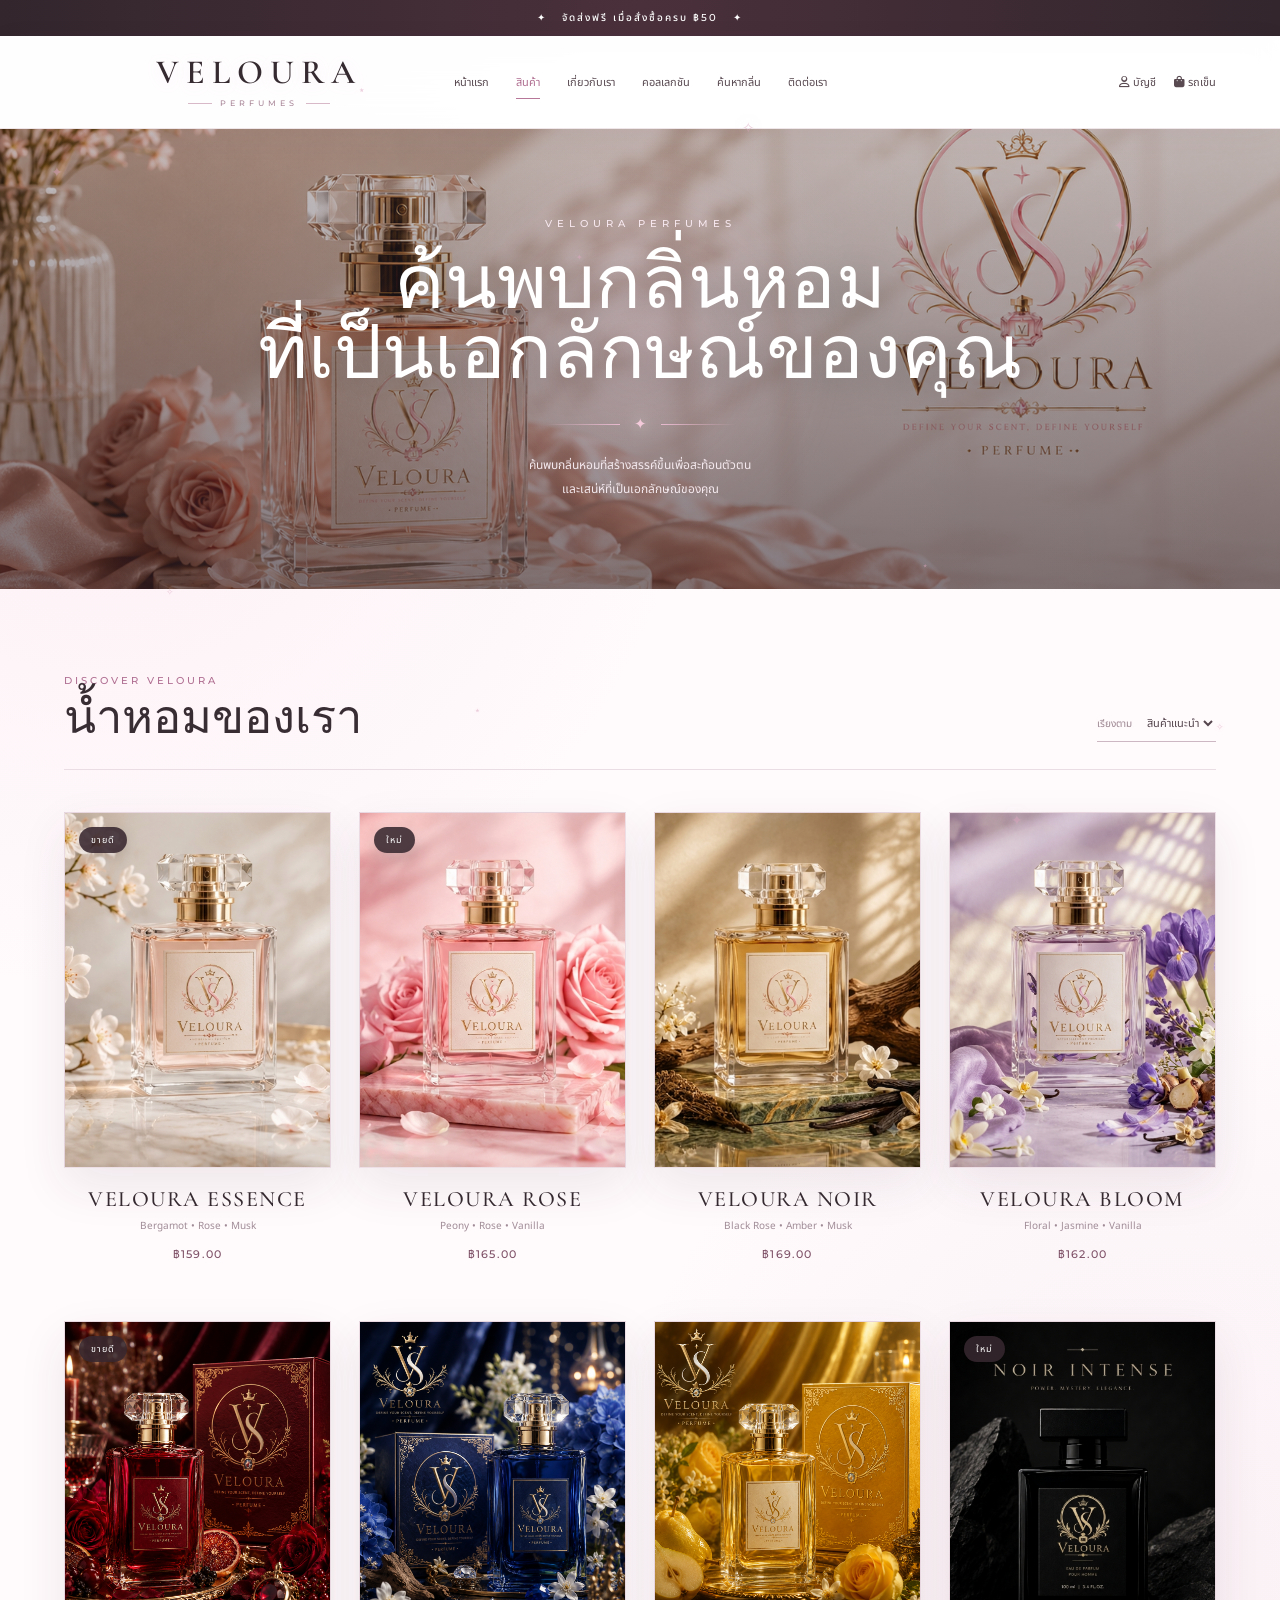
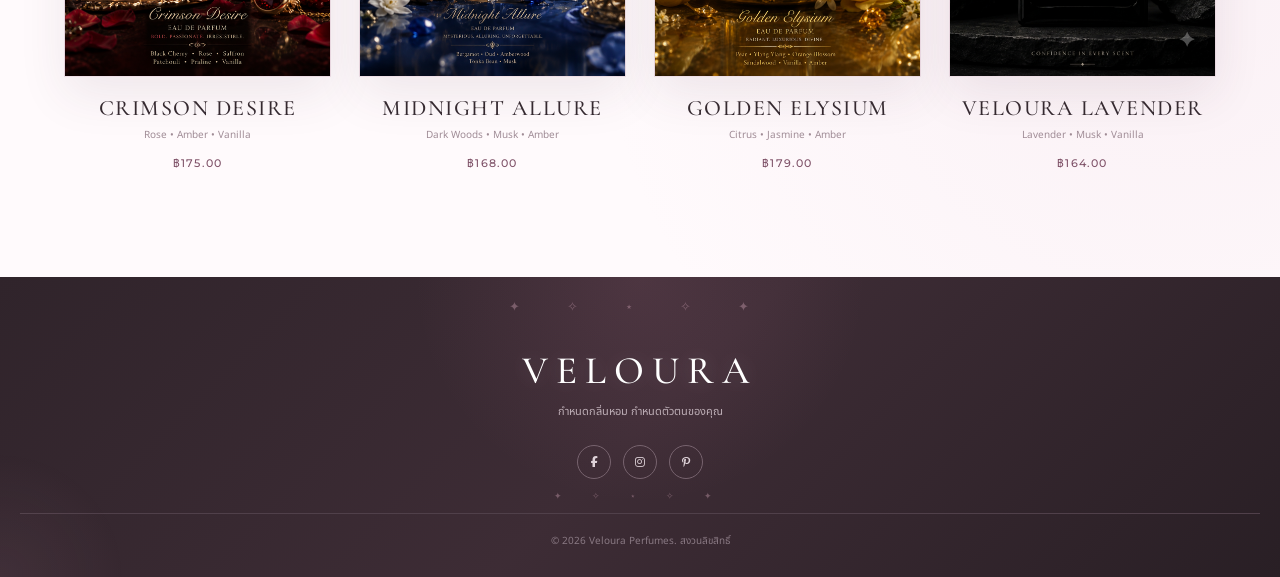
<file: products.html>
<!DOCTYPE html>
<html lang="th">
<head>
<meta charset="UTF-8">
<meta name="viewport" content="width=device-width, initial-scale=1.0">

<title>สินค้า | Veloura Perfumes</title>

<link rel="preconnect" href="https://fonts.googleapis.com">
<link rel="preconnect" href="https://fonts.gstatic.com" crossorigin>

<link href="https://fonts.googleapis.com/css2?family=Cormorant+Garamond:wght@400;500;600;700&family=Montserrat:wght@300;400;500;600&family=Noto+Sans+Thai:wght@300;400;500;600&display=swap" rel="stylesheet">

<link rel="stylesheet"
href="https://cdnjs.cloudflare.com/ajax/libs/font-awesome/6.5.2/css/all.min.css">

<style>

*{
    margin:0;
    padding:0;
    box-sizing:border-box;
}

html{
    scroll-behavior:smooth;
}

body{
    font-family:"Noto Sans Thai","Montserrat",sans-serif;
    background:
        radial-gradient(
            circle at 8% 18%,
            rgba(241,190,213,.16),
            transparent 28%
        ),
        radial-gradient(
            circle at 92% 72%,
            rgba(221,184,204,.14),
            transparent 30%
        ),
        #fffafc;

    color:#33282d;
    overflow-x:hidden;
}


/* =====================================================
   SPARKLE
===================================================== */

.sparkle-layer{
    position:fixed;
    inset:0;
    pointer-events:none;
    z-index:9999;
    overflow:hidden;
}

.sparkle{
    position:absolute;
    color:#dca9c1;
    text-shadow:
        0 0 8px rgba(255,255,255,.95),
        0 0 18px rgba(214,154,184,.65);

    animation:twinkle 3.2s ease-in-out infinite;
    opacity:.55;
}

.s1{
    left:4%;
    top:18%;
    font-size:14px;
    animation-delay:.2s;
}

.s2{
    left:13%;
    top:65%;
    font-size:9px;
    animation-delay:1.1s;
}

.s3{
    left:28%;
    top:9%;
    font-size:12px;
    animation-delay:1.7s;
}

.s4{
    left:45%;
    top:28%;
    font-size:8px;
    animation-delay:.6s;
}

.s5{
    left:58%;
    top:13%;
    font-size:15px;
    animation-delay:2s;
}

.s6{
    left:72%;
    top:62%;
    font-size:10px;
    animation-delay:.9s;
}

.s7{
    left:87%;
    top:24%;
    font-size:13px;
    animation-delay:1.4s;
}

.s8{
    left:95%;
    top:80%;
    font-size:9px;
    animation-delay:2.2s;
}

.s9{
    left:37%;
    top:78%;
    font-size:11px;
    animation-delay:.4s;
}

.s10{
    left:79%;
    top:90%;
    font-size:14px;
    animation-delay:1.8s;
}

@keyframes twinkle{

    0%,100%{
        opacity:.18;
        transform:scale(.7) rotate(0);
    }

    50%{
        opacity:.95;
        transform:scale(1.35) rotate(18deg);
    }

}


/* =====================================================
   TOP BAR
===================================================== */

.top-bar{

    height:36px;

    display:flex;
    align-items:center;
    justify-content:center;

    position:relative;
    overflow:hidden;

    background:
        linear-gradient(
            90deg,
            #33262d,
            #4a303b,
            #33262d
        );

    color:#fff;

    font:
        500 10px
        "Montserrat",
        "Noto Sans Thai",
        sans-serif;

    letter-spacing:2px;
}

.top-bar:after{

    content:"";

    position:absolute;

    top:0;
    left:-25%;

    width:20%;
    height:100%;

    background:
        linear-gradient(
            90deg,
            transparent,
            rgba(255,255,255,.38),
            transparent
        );

    transform:skewX(-22deg);

    animation:shine 4.5s linear infinite;
}

@keyframes shine{

    0%{
        left:-25%;
    }

    100%{
        left:125%;
    }

}


/* =====================================================
   NAVBAR
===================================================== */

.navbar{

    position:sticky;
    top:0;
    z-index:1000;

    background:rgba(255,255,255,.88);

    backdrop-filter:blur(18px);
    -webkit-backdrop-filter:blur(18px);

    border-bottom:
        1px solid
        rgba(210,184,196,.35);

    box-shadow:
        0 8px 30px
        rgba(93,61,74,.06);
}

.navbar > nav{

    min-height:92px;

    display:grid;

    grid-template-columns:
        1fr
        auto
        1fr;

    align-items:center;

    padding:0 5%;
}


/* LOGO */

.logo{

    text-decoration:none;
    text-align:center;
    color:#352a30;
}

.logo-main{

    display:block;

    font:
        600 34px/1
        "Cormorant Garamond",
        Georgia,
        serif;

    letter-spacing:7px;

    text-shadow:
        0 2px 15px
        rgba(202,150,176,.16);
}

.logo-sub{

    display:flex;

    align-items:center;
    justify-content:center;

    gap:8px;

    margin-top:8px;

    font:
        500 8px
        "Montserrat",
        sans-serif;

    letter-spacing:4px;

    color:#a98798;
}

.logo-sub:before,
.logo-sub:after{

    content:"";

    width:24px;
    height:1px;

    background:#d7b9c7;
}


/* NAV LINKS */

.nav-links{

    display:flex;

    gap:27px;

    align-items:center;
    justify-content:center;
}

.nav-links a,
.nav-right a{

    text-decoration:none;

    color:#594a51;

    font-size:11px;

    transition:.3s;

    white-space:nowrap;
}

.nav-links a{

    position:relative;
}

.nav-links a:after{

    content:"";

    position:absolute;

    left:50%;
    bottom:-8px;

    width:0;
    height:1px;

    background:#b77798;

    transition:.3s;

    transform:
        translateX(-50%);
}

.nav-links a:hover:after,
.nav-links a.active:after{

    width:100%;
}

.nav-links a:hover,
.nav-links a.active,
.nav-right a:hover{

    color:#b06f91;
}


/* RIGHT NAV */

.nav-right{

    display:flex;

    align-items:center;
    justify-content:flex-end;

    gap:18px;
}

.nav-right a i{

    font-size:12px;
}


/* CART */

.cart{

    position:relative;
}

.cart-count{

    position:absolute;

    top:-12px;
    right:-14px;

    min-width:18px;
    height:18px;

    padding:0 4px;

    border-radius:50%;

    background:
        linear-gradient(
            135deg,
            #c17c9c,
            #8e5573
        );

    color:#fff;

    font:
        600 9px
        "Montserrat",
        sans-serif;

    display:flex;

    align-items:center;
    justify-content:center;

    box-shadow:
        0 3px 10px
        rgba(155,93,121,.3);
}


/* =====================================================
   HERO
===================================================== */

.shop-hero{

    min-height:460px;

    position:relative;

    display:flex;

    align-items:center;
    justify-content:center;

    text-align:center;

    overflow:hidden;

    background:

        linear-gradient(
            180deg,
            rgba(48,32,40,.28),
            rgba(48,32,40,.62)
        ),

        url("images/perfume-hero.jpg")
        center/cover
        no-repeat;
}

.shop-hero:before{

    content:"";

    position:absolute;

    inset:0;

    background:

        radial-gradient(
            circle at 50% 35%,
            rgba(255,226,239,.18),
            transparent 30%
        ),

        linear-gradient(
            90deg,
            transparent,
            rgba(255,255,255,.04),
            transparent
        );
}

.hero-orb{

    position:absolute;

    width:420px;
    height:420px;

    border-radius:50%;

    background:
        radial-gradient(
            circle,
            rgba(255,210,230,.12),
            transparent 68%
        );

    filter:blur(5px);

    animation:
        orb 7s ease-in-out infinite;
}

@keyframes orb{

    50%{
        transform:scale(1.12);
        opacity:.65;
    }

}

.shop-hero-content{

    position:relative;

    z-index:2;

    color:#fff;

    padding:70px 20px;

    animation:
        heroRise 1s ease both;
}

@keyframes heroRise{

    from{
        opacity:0;
        transform:translateY(25px);
    }

    to{
        opacity:1;
        transform:none;
    }

}

.hero-kicker{

    font:
        500 10px
        "Montserrat",
        sans-serif;

    letter-spacing:5px;

    margin-bottom:20px;

    color:#f8e9f0;
}

.shop-hero h2{

    font:
        400
        clamp(48px,6vw,76px)/.92
        "Cormorant Garamond",
        Georgia,
        serif;

    text-shadow:
        0 8px 35px
        rgba(0,0,0,.28);
}

.hero-line{

    display:flex;

    justify-content:center;
    align-items:center;

    gap:14px;

    margin:
        24px 0 17px;

    color:#f3cada;
}

.hero-line span{

    width:75px;
    height:1px;

    background:
        linear-gradient(
            90deg,
            transparent,
            #e8b9ce
        );
}

.hero-line span:last-child{

    background:
        linear-gradient(
            90deg,
            #e8b9ce,
            transparent
        );
}

.hero-line b{

    font-size:15px;
    font-weight:400;

    text-shadow:
        0 0 15px #fff;
}

.hero-description{

    max-width:580px;

    margin:auto;

    color:#f4e9ee;

    font-size:12px;

    line-height:2;
}


/* =====================================================
   SHOP
===================================================== */

.shop-container{

    max-width:1380px;

    margin:auto;

    padding:
        85px
        5%
        105px;
}

.shop-heading{

    display:flex;

    justify-content:space-between;
    align-items:end;

    padding-bottom:27px;

    margin-bottom:42px;

    border-bottom:
        1px solid
        #eadde4;
}

.small-heading{

    font:
        500 10px
        "Montserrat",
        sans-serif;

    letter-spacing:3px;

    color:#b06f91;

    margin-bottom:8px;
}

.shop-heading h2{

    font:
        400 47px/1
        "Cormorant Garamond",
        Georgia,
        serif;

    color:#382d33;
}


/* SORT */

.sort-box{

    display:flex;

    align-items:center;

    gap:11px;

    padding:8px 0;

    border-bottom:
        1px solid
        #ccb7c2;
}

.sort-box label{

    font-size:10px;

    color:#9b858f;
}

.sort-box select{

    border:0;

    outline:0;

    background:transparent;

    color:#55454d;

    font:
        400 11px
        "Noto Sans Thai",
        sans-serif;

    cursor:pointer;
}


/* =====================================================
   PRODUCTS
===================================================== */

.products{

    display:grid;

    grid-template-columns:
        repeat(4,1fr);

    gap:58px 28px;
}

.product{

    position:relative;

    min-width:0;

    animation:
        productIn .7s ease both;
}

.product:nth-child(2){
    animation-delay:.06s;
}

.product:nth-child(3){
    animation-delay:.12s;
}

.product:nth-child(4){
    animation-delay:.18s;
}

.product:nth-child(5){
    animation-delay:.24s;
}

.product:nth-child(6){
    animation-delay:.30s;
}

.product:nth-child(7){
    animation-delay:.36s;
}

.product:nth-child(8){
    animation-delay:.42s;
}

@keyframes productIn{

    from{
        opacity:0;
        transform:translateY(18px);
    }

    to{
        opacity:1;
        transform:none;
    }

}


/* PRODUCT IMAGE */

.product-image{

    position:relative;

    overflow:hidden;

    aspect-ratio:3/4;

    background:
        linear-gradient(
            145deg,
            #f8eef3,
            #eee0e8
        );

    border:
        1px solid
        rgba(196,153,173,.18);

    box-shadow:
        0 18px 45px
        rgba(82,48,63,.09);
}

.product-image:before{

    content:"";

    position:absolute;

    z-index:2;

    inset:0;

    background:
        linear-gradient(
            115deg,
            transparent 35%,
            rgba(255,255,255,.27) 48%,
            transparent 58%
        );

    transform:
        translateX(-120%);

    transition:
        transform .8s ease;

    pointer-events:none;
}

.product:hover
.product-image:before{

    transform:
        translateX(120%);
}

.product-image:after{

    content:"✦";

    position:absolute;

    right:14px;
    top:12px;

    z-index:3;

    color:
        rgba(255,255,255,.9);

    font-size:14px;

    text-shadow:
        0 0 12px
        rgba(255,255,255,.9);

    opacity:0;

    transition:.35s;
}

.product:hover
.product-image:after{

    opacity:1;
}

.product-image img{

    width:100%;
    height:100%;

    object-fit:cover;

    display:block;

    transition:
        transform .8s
        cubic-bezier(.2,.7,.2,1),
        filter .5s;
}

.product:hover
.product-image img{

    transform:scale(1.075);

    filter:saturate(1.04);
}

.product:after{

    content:"";

    position:absolute;

    left:8%;
    right:8%;

    bottom:-18px;

    height:35px;

    background:
        rgba(185,115,146,.18);

    filter:blur(22px);

    opacity:0;

    transition:.4s;
}

.product:hover:after{

    opacity:1;
}


/* =====================================================
   BADGE
===================================================== */

.badge{

    position:absolute;

    top:14px;
    left:14px;

    z-index:4;

    padding:
        6px
        12px;

    border-radius:30px;

    background:
        rgba(55,39,47,.88);

    color:#fff;

    font-size:9px;

    letter-spacing:1px;

    box-shadow:
        0 5px 15px
        rgba(0,0,0,.14);
}


/* =====================================================
   QUICK ADD
===================================================== */

.quick-add{

    position:absolute;

    z-index:5;

    left:50%;
    bottom:17px;

    transform:
        translate(-50%,16px);

    opacity:0;

    width:
        calc(100% - 30px);

    padding:
        13px 12px;

    border:
        1px solid
        rgba(255,255,255,.25);

    border-radius:2px;

    background:
        linear-gradient(
            135deg,
            rgba(58,40,49,.96),
            rgba(117,69,91,.96)
        );

    color:#fff;

    text-decoration:none;

    text-align:center;

    font-size:10px;

    letter-spacing:.6px;

    box-shadow:
        0 10px 25px
        rgba(45,27,36,.22);

    transition:.35s;
}

.quick-add i{

    margin-right:6px;
}

.product:hover
.quick-add{

    opacity:1;

    transform:
        translate(-50%,0);
}

.quick-add:hover{

    background:
        linear-gradient(
            135deg,
            #b97899,
            #8f5774
        );

    box-shadow:
        0 0 20px
        rgba(188,112,148,.35);
}


/* =====================================================
   PRODUCT INFO
===================================================== */

.product-info{

    text-align:center;

    padding:
        19px 8px 0;
}

.product-info h3{

    color:#352a30;

    font:
        500 22px/1.1
        "Cormorant Garamond",
        Georgia,
        serif;

    letter-spacing:1.5px;

    transition:.3s;
}

.product:hover
.product-info h3{

    color:#aa6688;
}

.product-info p{

    margin-top:7px;

    color:#a08c96;

    font-size:10px;

    line-height:1.6;

    min-height:18px;
}

.price{

    display:block;

    margin-top:9px;

    color:#7f5268;

    font:
        500 11px
        "Montserrat",
        sans-serif;

    letter-spacing:1.2px;
}


/* =====================================================
   NO RESULT
===================================================== */

.no-result{

    text-align:center;

    padding:
        70px 20px;

    color:#a08c96;
}

.no-result i{

    font-size:22px;

    color:#b87897;

    margin-bottom:15px;

    filter:
        drop-shadow(
            0 0 8px
            rgba(190,121,154,.3)
        );
}

.no-result h3{

    font:
        400 31px
        "Cormorant Garamond",
        Georgia,
        serif;

    color:#54434c;
}

.no-result p{

    margin-top:6px;

    font-size:11px;
}


/* =====================================================
   FOOTER
===================================================== */

footer{

    position:relative;

    overflow:hidden;

    text-align:center;

    padding:
        70px
        20px
        28px;

    color:#d9cdd3;

    background:

        radial-gradient(
            circle at 50% 0,
            rgba(203,128,159,.13),
            transparent 32%
        ),

        linear-gradient(
            135deg,
            #30242b,
            #3d2c35,
            #291f25
        );
}

footer:before,
footer:after{

    content:"✦  ✧  ⋆  ✧  ✦";

    position:absolute;

    color:
        rgba(242,193,212,.32);

    letter-spacing:22px;

    font-size:13px;

    white-space:nowrap;
}

footer:before{

    top:20px;

    left:50%;

    transform:
        translateX(-50%);
}

footer:after{

    bottom:74px;

    left:50%;

    transform:
        translateX(-50%);

    font-size:9px;

    letter-spacing:14px;
}

.footer-logo{

    color:#fff;

    font:
        500 39px
        "Cormorant Garamond",
        Georgia,
        serif;

    letter-spacing:8px;

    text-shadow:
        0 0 22px
        rgba(255,214,231,.2);
}

footer > p{

    margin-top:9px;

    color:#bdaeb6;

    font-size:11px;
}

.footer-social{

    display:flex;

    justify-content:center;

    gap:12px;

    margin:
        25px 0
        34px;
}

.footer-social a{

    width:34px;
    height:34px;

    border:
        1px solid
        #77636e;

    border-radius:50%;

    display:flex;

    align-items:center;
    justify-content:center;

    text-decoration:none;

    color:#ded2d8;

    font-size:11px;

    transition:.35s;
}

.footer-social a:hover{

    background:#fff;

    color:#3a2932;

    border-color:#fff;

    box-shadow:
        0 0 20px
        rgba(255,220,235,.3);

    transform:
        translateY(-3px);
}

.copyright{

    border-top:
        1px solid
        #50404a;

    padding-top:19px;

    color:#897983;

    font-size:10px;
}


/* =====================================================
   BACK TO TOP
===================================================== */

.to-top{

    position:fixed;

    right:24px;
    bottom:24px;

    z-index:500;

    width:42px;
    height:42px;

    border-radius:50%;

    border:
        1px solid
        rgba(177,112,143,.4);

    background:
        rgba(255,250,252,.82);

    backdrop-filter:blur(10px);

    color:#a76685;

    text-decoration:none;

    display:flex;

    align-items:center;
    justify-content:center;

    opacity:0;

    visibility:hidden;

    transform:
        translateY(10px);

    transition:.3s;

    box-shadow:
        0 8px 25px
        rgba(82,48,63,.12);
}

.to-top.show{

    opacity:1;

    visibility:visible;

    transform:none;
}

.to-top:hover{

    background:#b97899;

    color:#fff;

    box-shadow:
        0 0 22px
        rgba(185,120,153,.35);
}


/* =====================================================
   RESPONSIVE
===================================================== */

@media(max-width:1100px){

    .navbar > nav{

        grid-template-columns:
            auto 1fr auto;

        padding:0 3%;
    }

    .nav-links{

        gap:18px;
    }

    .products{

        grid-template-columns:
            repeat(3,1fr);
    }
}

@media(max-width:850px){

    .navbar > nav{

        display:flex;

        flex-direction:column;

        gap:18px;

        padding:20px;
    }

    .nav-links{

        flex-wrap:wrap;

        gap:
            13px 19px;
    }

    .nav-right{

        justify-content:center;
    }

    .shop-heading{

        align-items:flex-start;

        flex-direction:column;

        gap:22px;
    }

    .products{

        grid-template-columns:
            repeat(2,1fr);
    }

    .sort-box{

        width:max-content;
    }
}

@media(max-width:550px){

    .top-bar{

        font-size:8px;

        letter-spacing:1px;
    }

    .logo-main{

        font-size:30px;
    }

    .shop-hero{

        min-height:420px;
    }

    .shop-hero h2{

        font-size:47px;
    }

    .shop-container{

        padding:
            60px 20px
            75px;
    }

    .shop-heading h2{

        font-size:38px;
    }

    .products{

        grid-template-columns:1fr;

        max-width:370px;

        margin:auto;
    }

    .quick-add{

        opacity:1;

        transform:
            translate(-50%,0);
    }

    .to-top{

        right:15px;

        bottom:15px;
    }
}

@media(prefers-reduced-motion:reduce){

    *,
    *:before,
    *:after{

        animation:none!important;

        transition:none!important;
    }
}

</style>
</head>


<body>


<!-- =====================================================
     SPARKLES
===================================================== -->

<div class="sparkle-layer" aria-hidden="true">

    <span class="sparkle s1">✦</span>

    <span class="sparkle s2">✧</span>

    <span class="sparkle s3">⋆</span>

    <span class="sparkle s4">✦</span>

    <span class="sparkle s5">✧</span>

    <span class="sparkle s6">⋆</span>

    <span class="sparkle s7">✦</span>

    <span class="sparkle s8">✧</span>

    <span class="sparkle s9">⋆</span>

    <span class="sparkle s10">✦</span>

</div>


<!-- =====================================================
     TOP BAR
===================================================== -->

<div class="top-bar">

    ✦ &nbsp;
    จัดส่งฟรี เมื่อสั่งซื้อครบ ฿50
    &nbsp; ✦

</div>


<!-- =====================================================
     NAVBAR
===================================================== -->

<header class="navbar">

<nav>

    <a href="homeveloura.html" class="logo">

        <span class="logo-main">
            VELOURA
        </span>

        <span class="logo-sub">
            PERFUMES
        </span>

    </a>


    <div class="nav-links">

        <a href="homeveloura.html">
            หน้าแรก
        </a>

        <a href="products.html" class="active">
            สินค้า
        </a>

        <a href="about.html">
            เกี่ยวกับเรา
        </a>

        <a href="collection.html">
            คอลเลกชัน
        </a>

        <a href="find-scent.html">
            ค้นหากลิ่น
        </a>

        <a href="contact.html">
            ติดต่อเรา
        </a>

    </div>


    <div class="nav-right">

        <a href="profile.html">

            <i class="fa-regular fa-user"></i>

            บัญชี

        </a>


        <a href="cart.html" class="cart">

            <i class="fa-solid fa-bag-shopping"></i>

            รถเข็น

            <span
                class="cart-count"
                id="cartCount"
            >
                0
            </span>

        </a>

    </div>

</nav>

</header>


<!-- =====================================================
     HERO
===================================================== -->

<section class="shop-hero">

    <div class="hero-orb"></div>


    <div class="shop-hero-content">

        <p class="hero-kicker">
            VELOURA PERFUMES
        </p>


        <h2>

            ค้นพบกลิ่นหอม<br>

            ที่เป็นเอกลักษณ์ของคุณ

        </h2>


        <div class="hero-line">

            <span></span>

            <b>✦</b>

            <span></span>

        </div>


        <p class="hero-description">

            ค้นพบกลิ่นหอมที่สร้างสรรค์ขึ้นเพื่อสะท้อนตัวตน<br>

            และเสน่ห์ที่เป็นเอกลักษณ์ของคุณ

        </p>

    </div>

</section>


<!-- =====================================================
     PRODUCTS
===================================================== -->

<main class="shop-container">


    <div class="shop-heading">

        <div>

            <p class="small-heading">
                DISCOVER VELOURA
            </p>

            <h2>
                น้ำหอมของเรา
            </h2>

        </div>


        <div class="sort-box">

            <label for="sort">
                เรียงตาม
            </label>


            <select id="sort">

                <option value="default">
                    สินค้าแนะนำ
                </option>

                <option value="low">
                    ราคาต่ำไปสูง
                </option>

                <option value="high">
                    ราคาสูงไปต่ำ
                </option>

                <option value="name">
                    ชื่อสินค้า
                </option>

            </select>

        </div>

    </div>


    <section
        class="products"
        id="products"
    >


        <!-- =================================================
             PRODUCT 1
        ================================================== -->

        <article
            class="product"
            data-name="Veloura Essence"
            data-price="159.00"
        >

            <div class="product-image">

                <span class="badge">
                    ขายดี
                </span>


                <img
                    src="images/perfume1.jpg"
                    alt="Veloura Essence"
                    loading="lazy"
                >


                <a
                    href="cart.html?add=1"
                    class="quick-add"
                    data-product-id="1"
                >

                    <i class="fa-solid fa-bag-shopping"></i>

                    เพิ่มลงรถเข็น

                </a>

            </div>


            <div class="product-info">

                <h3>
                    VELOURA ESSENCE
                </h3>

                <p>
                    Bergamot • Rose • Musk
                </p>

                <span class="price">
                    ฿159.00
                </span>

            </div>

        </article>


        <!-- =================================================
             PRODUCT 2
        ================================================== -->

        <article
            class="product"
            data-name="Veloura Rose"
            data-price="165.00"
        >

            <div class="product-image">

                <span class="badge">
                    ใหม่
                </span>


                <img
                    src="images/perfume2.jpg"
                    alt="Veloura Rose"
                    loading="lazy"
                >


                <a
                    href="cart.html?add=2"
                    class="quick-add"
                    data-product-id="2"
                >

                    <i class="fa-solid fa-bag-shopping"></i>

                    เพิ่มลงรถเข็น

                </a>

            </div>


            <div class="product-info">

                <h3>
                    VELOURA ROSE
                </h3>

                <p>
                    Peony • Rose • Vanilla
                </p>

                <span class="price">
                    ฿165.00
                </span>

            </div>

        </article>


        <!-- =================================================
             PRODUCT 3
        ================================================== -->

        <article
            class="product"
            data-name="Veloura Noir"
            data-price="169.00"
        >

            <div class="product-image">


                <img
                    src="images/perfume3.jpg"
                    alt="Veloura Noir"
                    loading="lazy"
                >


                <a
                    href="cart.html?add=3"
                    class="quick-add"
                    data-product-id="3"
                >

                    <i class="fa-solid fa-bag-shopping"></i>

                    เพิ่มลงรถเข็น

                </a>

            </div>


            <div class="product-info">

                <h3>
                    VELOURA NOIR
                </h3>

                <p>
                    Black Rose • Amber • Musk
                </p>

                <span class="price">
                    ฿169.00
                </span>

            </div>

        </article>


        <!-- =================================================
             PRODUCT 4
        ================================================== -->

        <article
            class="product"
            data-name="Veloura Bloom"
            data-price="162.00"
        >

            <div class="product-image">


                <img
                    src="images/perfume4.jpg"
                    alt="Veloura Bloom"
                    loading="lazy"
                >


                <a
                    href="cart.html?add=4"
                    class="quick-add"
                    data-product-id="4"
                >

                    <i class="fa-solid fa-bag-shopping"></i>

                    เพิ่มลงรถเข็น

                </a>

            </div>


            <div class="product-info">

                <h3>
                    VELOURA BLOOM
                </h3>

                <p>
                    Floral • Jasmine • Vanilla
                </p>

                <span class="price">
                    ฿162.00
                </span>

            </div>

        </article>


        <!-- =================================================
             PRODUCT 5
        ================================================== -->

        <article
            class="product"
            data-name="Crimson Desire"
            data-price="175.00"
        >

            <div class="product-image">

                <span class="badge">
                    ขายดี
                </span>


                <img
                    src="perfume5.jpg"
                    alt="Crimson Desire"
                    loading="lazy"
                >


                <a
                    href="cart.html?add=5"
                    class="quick-add"
                    data-product-id="5"
                >

                    <i class="fa-solid fa-bag-shopping"></i>

                    เพิ่มลงรถเข็น

                </a>

            </div>


            <div class="product-info">

                <h3>
                    CRIMSON DESIRE
                </h3>

                <p>
                    Rose • Amber • Vanilla
                </p>

                <span class="price">
                    ฿175.00
                </span>

            </div>

        </article>


        <!-- =================================================
             PRODUCT 6
        ================================================== -->

        <article
            class="product"
            data-name="Midnight Allure"
            data-price="168.00"
        >

            <div class="product-image">


                <img
                    src="perfume6.jpg"
                    alt="Midnight Allure"
                    loading="lazy"
                >


                <a
                    href="cart.html?add=6"
                    class="quick-add"
                    data-product-id="6"
                >

                    <i class="fa-solid fa-bag-shopping"></i>

                    เพิ่มลงรถเข็น

                </a>

            </div>


            <div class="product-info">

                <h3>
                    MIDNIGHT ALLURE
                </h3>

                <p>
                    Dark Woods • Musk • Amber
                </p>

                <span class="price">
                    ฿168.00
                </span>

            </div>

        </article>


        <!-- =================================================
             PRODUCT 7
        ================================================== -->

        <article
            class="product"
            data-name="Golden Elysium"
            data-price="179.00"
        >

            <div class="product-image">


                <img
                    src="perfume7.jpg"
                    alt="Golden Elysium"
                    loading="lazy"
                >


                <a
                    href="cart.html?add=7"
                    class="quick-add"
                    data-product-id="7"
                >

                    <i class="fa-solid fa-bag-shopping"></i>

                    เพิ่มลงรถเข็น

                </a>

            </div>


            <div class="product-info">

                <h3>
                    GOLDEN ELYSIUM
                </h3>

                <p>
                    Citrus • Jasmine • Amber
                </p>

                <span class="price">
                    ฿179.00
                </span>

            </div>

        </article>


        <!-- =================================================
             PRODUCT 8
        ================================================== -->

        <article
            class="product"
            data-name="Veloura Lavender"
            data-price="164.00"
        >

            <div class="product-image">

                <span class="badge">
                    ใหม่
                </span>


                <img
                    src="images/NOIR INTENSE.jpg"
                    alt="Veloura Lavender"
                    loading="lazy"
                >


                <a
                    href="cart.html?add=8"
                    class="quick-add"
                    data-product-id="8"
                >

                    <i class="fa-solid fa-bag-shopping"></i>

                    เพิ่มลงรถเข็น

                </a>

            </div>


            <div class="product-info">

                <h3>
                    VELOURA LAVENDER
                </h3>

                <p>
                    Lavender • Musk • Vanilla
                </p>

                <span class="price">
                    ฿164.00
                </span>

            </div>

        </article>


    </section>


    <div
        id="noResult"
        class="no-result"
        style="display:none"
    >

        <i class="fa-solid fa-magnifying-glass"></i>

        <h3>
            ไม่พบกลิ่นหอมที่ค้นหา
        </h3>

        <p>
            ลองค้นหาน้ำหอมรายการอื่น
        </p>

    </div>


</main>


<!-- =====================================================
     FOOTER
===================================================== -->

<footer>

    <div class="footer-logo">
        VELOURA
    </div>


    <p>
        กำหนดกลิ่นหอม กำหนดตัวตนของคุณ
    </p>


    <div class="footer-social">

        <a
            href="#"
            aria-label="Facebook"
        >
            <i class="fa-brands fa-facebook-f"></i>
        </a>


        <a
            href="#"
            aria-label="Instagram"
        >
            <i class="fa-brands fa-instagram"></i>
        </a>


        <a
            href="#"
            aria-label="Pinterest"
        >
            <i class="fa-brands fa-pinterest-p"></i>
        </a>

    </div>


    <div class="copyright">

        ©
        <span id="year"></span>
        Veloura Perfumes.
        สงวนลิขสิทธิ์

    </div>

</footer>


<!-- =====================================================
     BACK TO TOP
===================================================== -->

<a
    href="#"
    class="to-top"
    id="toTop"
    aria-label="กลับขึ้นด้านบน"
>

    <i class="fa-solid fa-chevron-up"></i>

</a>


<script>

/* =====================================================
   YEAR
===================================================== */

document.getElementById("year").textContent =
    new Date().getFullYear();


/* =====================================================
   CART COUNT
===================================================== */

function updateCartCount(){

    let cart = [];

    try{

        cart =
            JSON.parse(
                localStorage.getItem("velouraCart")
            ) || [];

    }catch(error){

        cart = [];

    }


    let count = 0;


    if(Array.isArray(cart)){

        cart.forEach(item => {

            if(typeof item === "object"){

                count +=
                    Number(item.quantity || 1);

            }else{

                count++;

            }

        });

    }


    const cartCount =
        document.getElementById("cartCount");


    if(cartCount){

        cartCount.textContent = count;

        cartCount.style.display =
            count > 0
                ? "flex"
                : "none";
    }

}


/* =====================================================
   ADD TO CART
===================================================== */

document.querySelectorAll(".quick-add")
.forEach(button => {

    button.addEventListener("click", function(e){

        e.preventDefault();


        const productId =
            Number(
                this.dataset.productId
            );


        const product =
            this.closest(".product");


        const name =
            product.dataset.name;


        const price =
            Number(
                product.dataset.price
            );


        const image =
            product
            .querySelector("img")
            .getAttribute("src");


        let cart = [];


        try{

            cart =
                JSON.parse(
                    localStorage.getItem("velouraCart")
                ) || [];

        }catch(error){

            cart = [];

        }


        if(!Array.isArray(cart)){

            cart = [];

        }


        const existing =
            cart.find(
                item =>
                    Number(item.id) === productId
            );


        if(existing){

            existing.quantity =
                Number(existing.quantity || 1) + 1;

        }else{

            cart.push({

                id:productId,

                name:name,

                price:price,

                image:image,

                quantity:1

            });

        }


        localStorage.setItem(
            "velouraCart",
            JSON.stringify(cart)
        );


        updateCartCount();


        /* ปุ่มแจ้งเตือน */

        const original =
            this.innerHTML;


        this.innerHTML =
            '<i class="fa-solid fa-check"></i> เพิ่มแล้ว';


        setTimeout(() => {

            this.innerHTML =
                original;

        },1200);

    });

});


/* =====================================================
   SORT PRODUCTS
===================================================== */

const sortSelect =
    document.getElementById("sort");

const container =
    document.getElementById("products");

const noResult =
    document.getElementById("noResult");


sortSelect.addEventListener(
    "change",
    function(){

        const items =
            Array.from(
                container.querySelectorAll(
                    ".product"
                )
            );


        if(this.value === "low"){

            items.sort(

                (a,b) =>
                    Number(a.dataset.price)
                    -
                    Number(b.dataset.price)

            );

        }

        else if(this.value === "high"){

            items.sort(

                (a,b) =>
                    Number(b.dataset.price)
                    -
                    Number(a.dataset.price)

            );

        }

        else if(this.value === "name"){

            items.sort(

                (a,b) =>
                    a.dataset.name.localeCompare(
                        b.dataset.name,
                        "th"
                    )

            );

        }


        items.forEach(
            (item,index) => {

                item.style.display = "";

                item.style.animationDelay =
                    (index * .04) + "s";

                container.appendChild(item);

            }
        );


        noResult.style.display =
            "none";

    }
);


/* =====================================================
   BACK TO TOP
===================================================== */

const toTop =
    document.getElementById("toTop");


window.addEventListener(
    "scroll",
    () => {

        toTop.classList.toggle(
            "show",
            window.scrollY > 450
        );

    }
);


toTop.addEventListener(
    "click",
    function(e){

        e.preventDefault();

        window.scrollTo({

            top:0,

            behavior:"smooth"

        });

    }
);


/* =====================================================
   MOUSE GLOW
===================================================== */

const glow =
    document.createElement("div");


glow.style.cssText = `

position:fixed;

width:260px;

height:260px;

border-radius:50%;

pointer-events:none;

z-index:0;

background:
radial-gradient(
    circle,
    rgba(221,161,187,.07),
    transparent 68%
);

transform:
translate(-50%,-50%);

transition:
left .15s ease,
top .15s ease;

`;


document.body.appendChild(glow);


window.addEventListener(
    "mousemove",
    e => {

        glow.style.left =
            e.clientX + "px";

        glow.style.top =
            e.clientY + "px";

    }
);


/* =====================================================
   INITIAL CART
===================================================== */

updateCartCount();

</script>


</body>
</html>
</file>
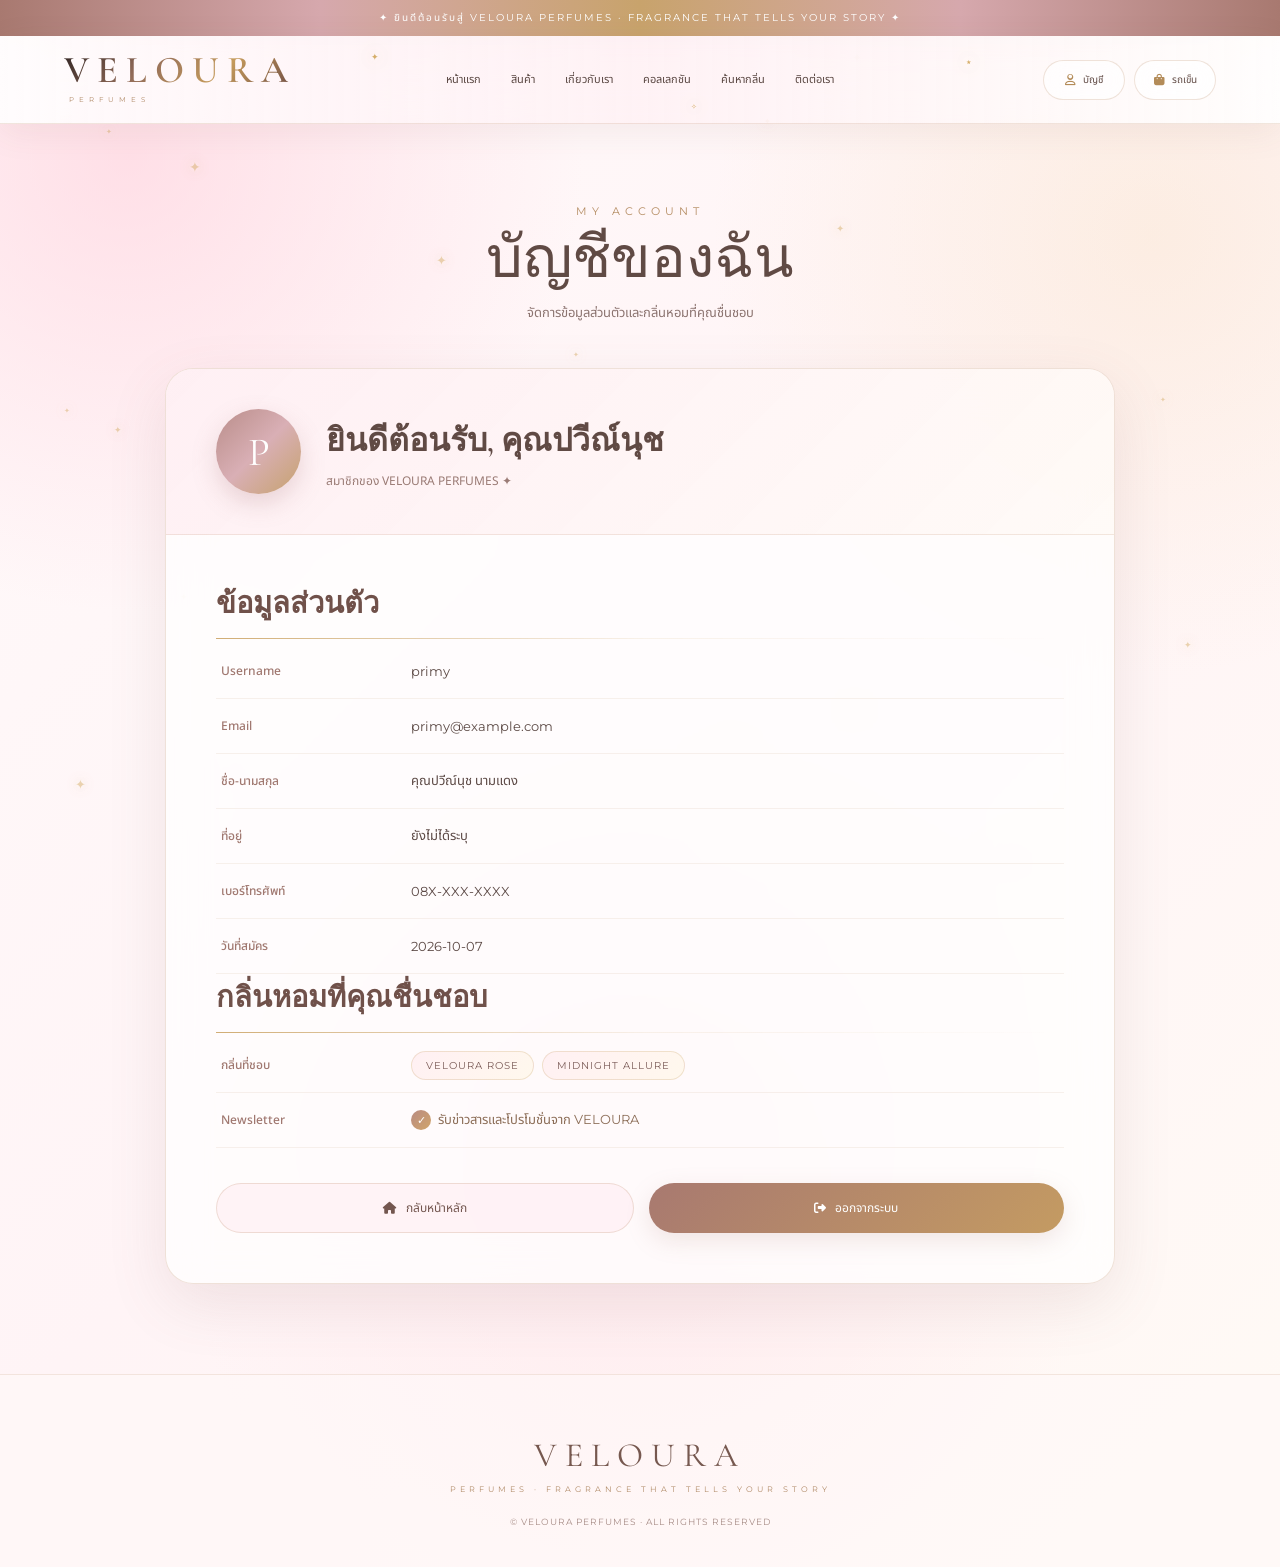
<file: profile.html>
<!DOCTYPE html>
<html lang="th">

<head>
    <meta charset="UTF-8">
    <meta name="viewport" content="width=device-width, initial-scale=1.0">

    <title>บัญชีของฉัน | VELOURA PERFUMES</title>

    <!-- Google Fonts -->
    <link rel="preconnect" href="https://fonts.googleapis.com">
    <link rel="preconnect" href="https://fonts.gstatic.com" crossorigin>

    <link href="https://fonts.googleapis.com/css2?family=Cormorant+Garamond:wght@400;500;600;700&family=Montserrat:wght@300;400;500;600&family=Noto+Sans+Thai:wght@300;400;500;600&display=swap"
        rel="stylesheet">

    <!-- Font Awesome -->
    <link rel="stylesheet"
        href="https://cdnjs.cloudflare.com/ajax/libs/font-awesome/6.5.2/css/all.min.css">

    <style>

        * {
            box-sizing: border-box;
            margin: 0;
            padding: 0;
        }

        html {
            scroll-behavior: smooth;
        }

        body {
            min-height: 100vh;
            overflow-x: hidden;
            font-family: "Montserrat", "Noto Sans Thai", sans-serif;
            color: #493b38;

            background:
                radial-gradient(
                    circle at 10% 10%,
                    rgba(255, 202, 216, .55),
                    transparent 25%
                ),
                radial-gradient(
                    circle at 90% 15%,
                    rgba(246, 220, 180, .30),
                    transparent 25%
                ),
                radial-gradient(
                    circle at 50% 75%,
                    rgba(255, 226, 233, .55),
                    transparent 35%
                ),
                linear-gradient(
                    135deg,
                    #fffafa,
                    #fff4f6,
                    #fffaf5
                );
        }

        /* Scrollbar */

        ::-webkit-scrollbar {
            width: 8px;
        }

        ::-webkit-scrollbar-track {
            background: #fff6f7;
        }

        ::-webkit-scrollbar-thumb {
            background: linear-gradient(#e7b5bd, #c49b62);
            border-radius: 20px;
        }

        /* Sparkles */

        .sparkles {
            position: fixed;
            inset: 0;
            z-index: 0;
            pointer-events: none;
            overflow: hidden;
        }

        .sparkles span {
            position: absolute;
            color: #d5ad68;
            font-size: 10px;
            opacity: .5;

            text-shadow:
                0 0 5px #fff,
                0 0 10px rgba(213,173,104,.7),
                0 0 20px rgba(246,205,214,.9);

            animation:
                sparkleFloat
                5s
                ease-in-out
                infinite;
        }

        @keyframes sparkleFloat {

            0% {
                opacity: .15;
                transform:
                    translateY(0)
                    scale(.7)
                    rotate(0deg);
            }

            50% {
                opacity: 1;
                transform:
                    translateY(-25px)
                    scale(1.4)
                    rotate(25deg);
            }

            100% {
                opacity: .15;
                transform:
                    translateY(0)
                    scale(.7)
                    rotate(50deg);
            }
        }

        /* Top Bar */

        .top-bar {
            position: relative;
            z-index: 100;

            height: 36px;

            display: flex;
            align-items: center;
            justify-content: center;

            color: white;
            font-size: 10px;
            letter-spacing: 2px;

            background:
                linear-gradient(
                    90deg,
                    #a87970,
                    #d6a8ad,
                    #c8a36c,
                    #d6a8ad,
                    #a87970
                );

            box-shadow:
                0 3px 20px rgba(122,80,76,.12);
        }

        /* Navbar */

        .navbar {
            position: sticky;
            top: 0;
            z-index: 100;

            height: 88px;

            display: grid;

            grid-template-columns:
                230px
                1fr
                230px;

            align-items: center;

            padding: 0 5%;

            background:
                linear-gradient(
                    90deg,
                    rgba(255,255,255,.88),
                    rgba(255,240,244,.72),
                    rgba(255,255,255,.88)
                );

            backdrop-filter: blur(25px);
            -webkit-backdrop-filter: blur(25px);

            border-bottom:
                1px solid
                rgba(190,145,108,.22);

            box-shadow:
                0 8px 35px
                rgba(113,74,69,.08);

            overflow: hidden;
        }

        .navbar::after {
            content: "";

            position: absolute;
            top: 0;
            left: -100%;

            width: 50%;
            height: 100%;

            background:
                linear-gradient(
                    90deg,
                    transparent,
                    rgba(255,255,255,.5),
                    transparent
                );

            transform: skewX(-25deg);

            animation:
                navShine
                7s
                infinite;
        }

        @keyframes navShine {

            0% {
                left: -100%;
            }

            25%,
            100% {
                left: 150%;
            }
        }

        /* Logo */

        .logo {
            position: relative;
            z-index: 5;

            width: max-content;
            text-decoration: none;
        }

        .logo-main {
            font-family:
                "Cormorant Garamond",
                serif;

            font-size: 38px;
            font-weight: 600;

            letter-spacing: 8px;
            line-height: .8;

            background:
                linear-gradient(
                    135deg,
                    #352825,
                    #916b59,
                    #c59b5c,
                    #6e4c43
                );

            -webkit-background-clip: text;
            -webkit-text-fill-color: transparent;
        }

        .logo-sub {
            margin-top: 9px;
            margin-left: 5px;

            font-size: 7px;
            letter-spacing: 5px;

            color: #b18b68;
        }

        /* Menu */

        .nav-menu {
            position: relative;
            z-index: 5;

            display: flex;
            align-items: center;
            justify-content: center;

            gap: 30px;
        }

        .nav-menu a {
            position: relative;

            color: #5a4742;
            text-decoration: none;

            font-family:
                "Noto Sans Thai",
                sans-serif;

            font-size: 11px;

            transition: .3s ease;
        }

        .nav-menu a::before {
            content: "✦";

            position: absolute;
            top: -12px;
            left: 50%;

            transform:
                translateX(-50%)
                scale(.2);

            color: #c9a15f;
            opacity: 0;

            transition: .3s ease;
        }

        .nav-menu a::after {
            content: "";

            position: absolute;
            bottom: -7px;
            left: 50%;

            width: 0;
            height: 1px;

            transform: translateX(-50%);

            background:
                linear-gradient(
                    90deg,
                    transparent,
                    #c39b61,
                    transparent
                );

            transition: .35s ease;
        }

        .nav-menu a:hover {
            color: #a4746d;
            transform: translateY(-2px);
        }

        .nav-menu a:hover::before {
            opacity: 1;

            transform:
                translateX(-50%)
                scale(1);
        }

        .nav-menu a:hover::after {
            width: 100%;
        }

        /* Right Buttons */

        .nav-right {
            position: relative;
            z-index: 5;

            display: flex;
            justify-content: flex-end;

            gap: 9px;
        }

        .nav-button {
            position: relative;

            height: 40px;
            min-width: 82px;

            padding: 0 13px;

            display: flex;
            align-items: center;
            justify-content: center;

            gap: 7px;

            color: #604a44;
            text-decoration: none;

            border:
                1px solid
                rgba(190,145,108,.25);

            border-radius: 30px;

            background:
                rgba(255,255,255,.5);

            backdrop-filter: blur(10px);

            transition: .3s ease;
        }

        .nav-button i {
            color: #b38b58;
            font-size: 12px;
        }

        .nav-button span {
            font-family:
                "Noto Sans Thai",
                sans-serif;

            font-size: 10px;
        }

        .nav-button:hover {
            color: #a66f70;

            background:
                rgba(250,216,224,.55);

            border-color:
                rgba(190,145,108,.5);

            transform: translateY(-2px);

            box-shadow:
                0 8px 22px
                rgba(181,128,130,.15);
        }

        /* Navbar Sparkles */

        .nav-sparkle {
            position: absolute;

            color: #d5ad68;

            text-shadow:
                0 0 6px #fff,
                0 0 15px rgba(213,173,104,.8);

            animation:
                navTwinkle
                2s
                ease-in-out
                infinite;

            pointer-events: none;
        }

        .ns1 {
            top: 15px;
            left: 29%;
            font-size: 9px;
        }

        .ns2 {
            bottom: 12px;
            left: 54%;
            font-size: 7px;
            animation-delay: .7s;
        }

        .ns3 {
            top: 18px;
            right: 24%;
            font-size: 12px;
            animation-delay: 1.2s;
        }

        @keyframes navTwinkle {

            0%,
            100% {
                opacity: .2;

                transform:
                    scale(.7)
                    rotate(0);
            }

            50% {
                opacity: 1;

                transform:
                    scale(1.4)
                    rotate(25deg);
            }
        }

        /* Page Header */

        .page-header {
            position: relative;
            z-index: 2;

            text-align: center;

            padding:
                80px 20px
                45px;
        }

        .small-title {
            font-family:
                "Montserrat",
                sans-serif;

            font-size: 11px;
            letter-spacing: 5px;

            color: #b58d63;

            margin-bottom: 12px;
        }

        .page-header h1 {
            font-family:
                "Cormorant Garamond",
                serif;

            font-size: 58px;
            font-weight: 500;

            color: #604a44;

            line-height: 1;
        }

        .page-header p {
            margin-top: 15px;

            font-family:
                "Noto Sans Thai",
                sans-serif;

            font-size: 13px;

            color: #8c7470;
        }

        /* Main */

        .container {
            position: relative;
            z-index: 2;

            width: min(950px, 92%);

            margin: 0 auto 90px;
        }

        /* Profile Card */

        .profile-card {
            overflow: hidden;

            background:
                rgba(255,255,255,.72);

            border:
                1px solid
                rgba(190,145,108,.25);

            border-radius: 28px;

            backdrop-filter: blur(20px);

            box-shadow:
                0 20px 60px
                rgba(133,89,87,.12);
        }

        /* Profile Top */

        .profile-top {
            display: flex;
            align-items: center;

            gap: 25px;

            padding: 40px 50px;

            background:
                linear-gradient(
                    135deg,
                    rgba(255,237,242,.85),
                    rgba(255,249,245,.8)
                );

            border-bottom:
                1px solid
                rgba(190,145,108,.18);
        }

        .avatar {
            width: 85px;
            height: 85px;

            flex-shrink: 0;

            display: flex;
            align-items: center;
            justify-content: center;

            border-radius: 50%;

            font-family:
                "Cormorant Garamond",
                serif;

            font-size: 40px;

            color: white;

            background:
                linear-gradient(
                    135deg,
                    #b98d89,
                    #d9afb5,
                    #c6a26d
                );

            box-shadow:
                0 10px 25px
                rgba(169,117,118,.25);
        }

        .welcome h2 {
            font-family:
                "Cormorant Garamond",
                serif;

            font-size: 32px;
            font-weight: 600;

            color: #604a44;
        }

        .welcome p {
            margin-top: 7px;

            font-family:
                "Noto Sans Thai",
                sans-serif;

            font-size: 12px;

            color: #9a7b75;
        }

        /* Account Content */

        .account-content {
            padding:
                45px 50px 50px;
        }

        .section-title {
            font-family:
                "Cormorant Garamond",
                serif;

            font-size: 29px;
            font-weight: 600;

            color: #70514a;
        }

        .section-line {
            width: 100%;
            height: 1px;

            margin:
                12px 0 5px;

            background:
                linear-gradient(
                    90deg,
                    #d1ad75,
                    rgba(209,173,117,.15),
                    transparent
                );
        }

        .row {
            display: flex;
            align-items: center;

            min-height: 55px;

            padding:
                10px 5px;

            border-bottom:
                1px solid
                rgba(190,145,108,.12);
        }

        .label {
            width: 190px;
            flex-shrink: 0;

            font-family:
                "Noto Sans Thai",
                sans-serif;

            font-size: 12px;
            font-weight: 500;

            color: #a07870;
        }

        .value {
            font-size: 13px;
            color: #5c4945;
        }

        /* Scent Tags */

        .scent-tags {
            display: flex;
            flex-wrap: wrap;

            gap: 8px;
        }

        .scent-tag {
            display: inline-block;

            padding:
                7px 14px;

            border-radius: 20px;

            font-size: 10px;
            letter-spacing: 1px;

            color: #7c5d59;

            background:
                linear-gradient(
                    135deg,
                    #fff0f3,
                    #fff8ed
                );

            border:
                1px solid
                rgba(196,155,98,.25);
        }

        /* Newsletter */

        .newsletter-yes {
            display: inline-flex;
            align-items: center;

            gap: 7px;

            color: #8c6d57;
        }

        .newsletter-yes::before {
            content: "✓";

            width: 20px;
            height: 20px;

            display: inline-flex;
            align-items: center;
            justify-content: center;

            border-radius: 50%;

            color: white;

            background:
                linear-gradient(
                    135deg,
                    #b98b82,
                    #d1a56a
                );

            font-size: 11px;
        }

        /* Buttons */

        .buttons {
            display: flex;

            gap: 15px;

            margin-top: 35px;
        }

        .back-home,
        .logout {
            flex: 1;

            min-height: 50px;

            display: flex;
            align-items: center;
            justify-content: center;

            gap: 9px;

            border-radius: 30px;

            text-decoration: none;

            font-family:
                "Noto Sans Thai",
                sans-serif;

            font-size: 12px;

            transition: .3s ease;
        }

        .back-home {
            color: #73564f;

            background:
                rgba(255,241,244,.8);

            border:
                1px solid
                rgba(190,145,108,.25);
        }

        .logout {
            color: white;

            background:
                linear-gradient(
                    135deg,
                    #a87970,
                    #c49b62
                );

            box-shadow:
                0 8px 25px
                rgba(174,125,115,.18);
        }

        .back-home:hover {
            transform: translateY(-3px);

            background: #fff;

            box-shadow:
                0 8px 25px
                rgba(174,125,115,.12);
        }

        .logout:hover {
            transform: translateY(-3px);

            box-shadow:
                0 12px 30px
                rgba(174,125,115,.28);
        }

        /* Footer */

        .footer {
            position: relative;
            z-index: 2;

            text-align: center;

            padding:
                60px 20px 40px;

            border-top:
                1px solid
                rgba(190,145,108,.18);

            background:
                rgba(255,248,249,.6);
        }

        .footer-logo {
            font-family:
                "Cormorant Garamond",
                serif;

            font-size: 34px;
            letter-spacing: 8px;

            color: #76584f;
        }

        .footer-text {
            margin-top: 8px;

            font-size: 8px;
            letter-spacing: 4px;

            color: #b18b68;
        }

        .footer-copy {
            margin-top: 22px;

            font-size: 9px;
            letter-spacing: 1px;

            color: #a78c86;
        }

        /* Back To Top */

        #scrollTop {
            position: fixed;

            right: 25px;
            bottom: 25px;

            width: 45px;
            height: 45px;

            border: 0;
            border-radius: 50%;

            display: flex;
            align-items: center;
            justify-content: center;

            color: white;

            background:
                linear-gradient(
                    135deg,
                    #b98d89,
                    #c9a265
                );

            box-shadow:
                0 8px 25px
                rgba(160,111,105,.25);

            cursor: pointer;

            opacity: 0;
            visibility: hidden;

            transform: translateY(15px);

            transition: .3s ease;

            z-index: 200;
        }

        #scrollTop.show {
            opacity: 1;
            visibility: visible;

            transform: translateY(0);
        }

        #scrollTop:hover {
            transform:
                translateY(-4px);
        }

        /* Responsive */

        @media (max-width: 1100px) {

            .navbar {
                grid-template-columns:
                    190px
                    1fr
                    190px;

                padding: 0 3%;
            }

            .nav-menu {
                gap: 18px;
            }

            .nav-menu a {
                font-size: 10px;
            }

            .logo-main {
                font-size: 32px;
            }
        }

        @media (max-width: 900px) {

            .navbar {
                grid-template-columns: 1fr auto;
            }

            .nav-menu {
                display: none;
            }

            .nav-right {
                justify-content: flex-end;
            }
        }

        @media (max-width: 600px) {

            .top-bar {
                font-size: 8px;
                letter-spacing: 1px;
            }

            .navbar {
                height: 75px;
            }

            .logo-main {
                font-size: 27px;
                letter-spacing: 5px;
            }

            .logo-sub {
                font-size: 6px;
                letter-spacing: 3px;
            }

            .nav-button {
                min-width: 42px;
                width: 42px;
                padding: 0;
            }

            .nav-button span {
                display: none;
            }

            .page-header {
                padding:
                    55px 15px 30px;
            }

            .page-header h1 {
                font-size: 45px;
            }

            .page-header p {
                font-size: 11px;
            }

            .container {
                width: 94%;
            }

            .profile-top {
                padding:
                    30px 25px;

                flex-direction: column;

                text-align: center;
            }

            .welcome h2 {
                font-size: 27px;
            }

            .welcome p {
                font-size: 10px;
            }

            .account-content {
                padding:
                    30px 25px 35px;
            }

            .section-title {
                font-size: 24px;
            }

            .row {
                display: block;

                padding:
                    15px 5px;
            }

            .label {
                width: auto;

                margin-bottom: 5px;

                display: block;
            }

            .value {
                font-size: 12px;
            }

            .buttons {
                flex-direction: column;
            }

            .back-home,
            .logout {
                width: 100%;
            }
        }

        @media (max-width: 400px) {

            .logo-main {
                font-size: 23px;
                letter-spacing: 4px;
            }

            .profile-top {
                padding:
                    25px 18px;
            }

            .account-content {
                padding:
                    10px 18px 30px;
            }

            .page-header h1 {
                font-size: 40px;
            }
        }

    </style>
</head>

<body>

    <!-- Sparkles -->
    <div class="sparkles">
        <span>✦</span>
        <span>✦</span>
        <span>✦</span>
        <span>✦</span>
        <span>✦</span>
        <span>✦</span>
        <span>✦</span>
        <span>✦</span>
        <span>✦</span>
        <span>✦</span>
        <span>✦</span>
        <span>✦</span>
        <span>✦</span>
        <span>✦</span>
        <span>✦</span>
        <span>✦</span>
        <span>✦</span>
        <span>✦</span>
        <span>✦</span>
        <span>✦</span>
        <span>✦</span>
        <span>✦</span>
        <span>✦</span>
        <span>✦</span>
        <span>✦</span>
        <span>✦</span>
        <span>✦</span>
        <span>✦</span>
        <span>✦</span>
        <span>✦</span>
    </div>

    <!-- Top Bar -->
    <div class="top-bar">
        ✦ ยินดีต้อนรับสู่ VELOURA PERFUMES · FRAGRANCE THAT TELLS YOUR STORY ✦
    </div>

    <!-- Navbar -->
    <nav class="navbar">

        <a href="index.html" class="logo">

            <div class="logo-main">
                VELOURA
            </div>

            <div class="logo-sub">
                PERFUMES
            </div>

        </a>

        <div class="nav-menu">

            <a href="index.html">หน้าแรก</a>

            <a href="products.html">สินค้า</a>

            <a href="about.html">เกี่ยวกับเรา</a>

            <a href="collection.html">คอลเลกชัน</a>

            <a href="find-scent.html">ค้นหากลิ่น</a>

            <a href="contact.html">ติดต่อเรา</a>

        </div>

        <div class="nav-right">

            <a href="profile.html"
                class="nav-button"
                title="บัญชีของฉัน">

                <i class="fa-regular fa-user"></i>

                <span>
                    บัญชี
                </span>

            </a>

            <a href="cart.html"
                class="nav-button"
                title="รถเข็น">

                <i class="fa-solid fa-bag-shopping"></i>

                <span>
                    รถเข็น
                </span>

            </a>

        </div>

        <div class="nav-sparkle ns1">
            ✦
        </div>

        <div class="nav-sparkle ns2">
            ✧
        </div>

        <div class="nav-sparkle ns3">
            ⋆
        </div>

    </nav>

    <!-- Page Header -->
    <header class="page-header">

        <div class="small-title">
            MY ACCOUNT
        </div>

        <h1>
            บัญชีของฉัน
        </h1>

        <p>
            จัดการข้อมูลส่วนตัวและกลิ่นหอมที่คุณชื่นชอบ
        </p>

    </header>

    <!-- Main -->
    <main class="container">

        <div class="profile-card">

            <!-- Profile Top -->
            <div class="profile-top">

                <div class="avatar">
                    P
                </div>

                <div class="welcome">

                    <h2>
                        ยินดีต้อนรับ, คุณปวีณ์นุช
                    </h2>

                    <p>
                        สมาชิกของ VELOURA PERFUMES ✦
                    </p>

                </div>

            </div>

            <!-- Account Content -->
            <div class="account-content">

                <!-- Personal -->
                <div class="section-title">
                    ข้อมูลส่วนตัว
                </div>

                <div class="section-line"></div>

                <div class="row">

                    <div class="label">
                        Username
                    </div>

                    <div class="value">
                        primy
                    </div>

                </div>

                <div class="row">

                    <div class="label">
                        Email
                    </div>

                    <div class="value">
                        primy@example.com
                    </div>

                </div>

                <div class="row">

                    <div class="label">
                        ชื่อ-นามสกุล
                    </div>

                    <div class="value">
                        คุณปวีณ์นุช นามแดง
                    </div>

                </div>

                <div class="row">

                    <div class="label">
                        ที่อยู่
                    </div>

                    <div class="value">
                        ยังไม่ได้ระบุ
                    </div>

                </div>

                <div class="row">

                    <div class="label">
                        เบอร์โทรศัพท์
                    </div>

                    <div class="value">
                        08X-XXX-XXXX
                    </div>

                </div>

                <div class="row">

                    <div class="label">
                        วันที่สมัคร
                    </div>

                    <div class="value">
                        2026-10-07
                    </div>

                </div>

                <!-- Favorite Scents -->
                <div class="section-title">

                    กลิ่นหอมที่คุณชื่นชอบ

                </div>

                <div class="section-line"></div>

                <div class="row">

                    <div class="label">
                        กลิ่นที่ชอบ
                    </div>

                    <div class="value">

                        <div class="scent-tags">

                            <span class="scent-tag">
                                VELOURA ROSE
                            </span>

                            <span class="scent-tag">
                                MIDNIGHT ALLURE
                            </span>

                        </div>

                    </div>

                </div>

                <!-- Newsletter -->
                <div class="row">

                    <div class="label">
                        Newsletter
                    </div>

                    <div class="value">

                        <span class="newsletter-yes">
                            รับข่าวสารและโปรโมชั่นจาก VELOURA
                        </span>

                    </div>

                </div>

                <!-- Buttons -->
                <div class="buttons">

                    <a href="index.html"
                        class="back-home">

                        <i class="fa-solid fa-house"></i>

                        กลับหน้าหลัก

                    </a>

                    <a href="index.html"
                        class="logout">

                        <i class="fa-solid fa-right-from-bracket"></i>

                        ออกจากระบบ

                    </a>

                </div>

            </div>

        </div>

    </main>

    <!-- Footer -->
    <footer class="footer">

        <div class="footer-logo">
            VELOURA
        </div>

        <div class="footer-text">
            PERFUMES · FRAGRANCE THAT TELLS YOUR STORY
        </div>

        <div class="footer-copy">
            © VELOURA PERFUMES · ALL RIGHTS RESERVED
        </div>

    </footer>

    <!-- Back To Top -->
    <button id="scrollTop" title="กลับด้านบน">

        <i class="fa-solid fa-chevron-up"></i>

    </button>

    <script>

        /* Random Sparkles */

        const sparkleBox =
            document.querySelector(".sparkles");

        const sparkleItems =
            sparkleBox.querySelectorAll("span");

        sparkleItems.forEach(function(item) {

            item.style.left =
                Math.random() * 100 + "%";

            item.style.top =
                Math.random() * 100 + "%";

            item.style.fontSize =
                (Math.random() * 8 + 6) + "px";

            item.style.animationDelay =
                (Math.random() * 5) + "s";

            item.style.animationDuration =
                (Math.random() * 4 + 4) + "s";

        });

        /* Back To Top */

        const scrollTop =
            document.getElementById("scrollTop");

        window.addEventListener(
            "scroll",
            function() {

                if (window.scrollY > 350) {

                    scrollTop.classList.add("show");

                } else {

                    scrollTop.classList.remove("show");

                }

            }
        );

        scrollTop.addEventListener(
            "click",
            function() {

                window.scrollTo({

                    top: 0,

                    behavior: "smooth"

                });

            }
        );

    </script>

</body>

</html>
</file>
